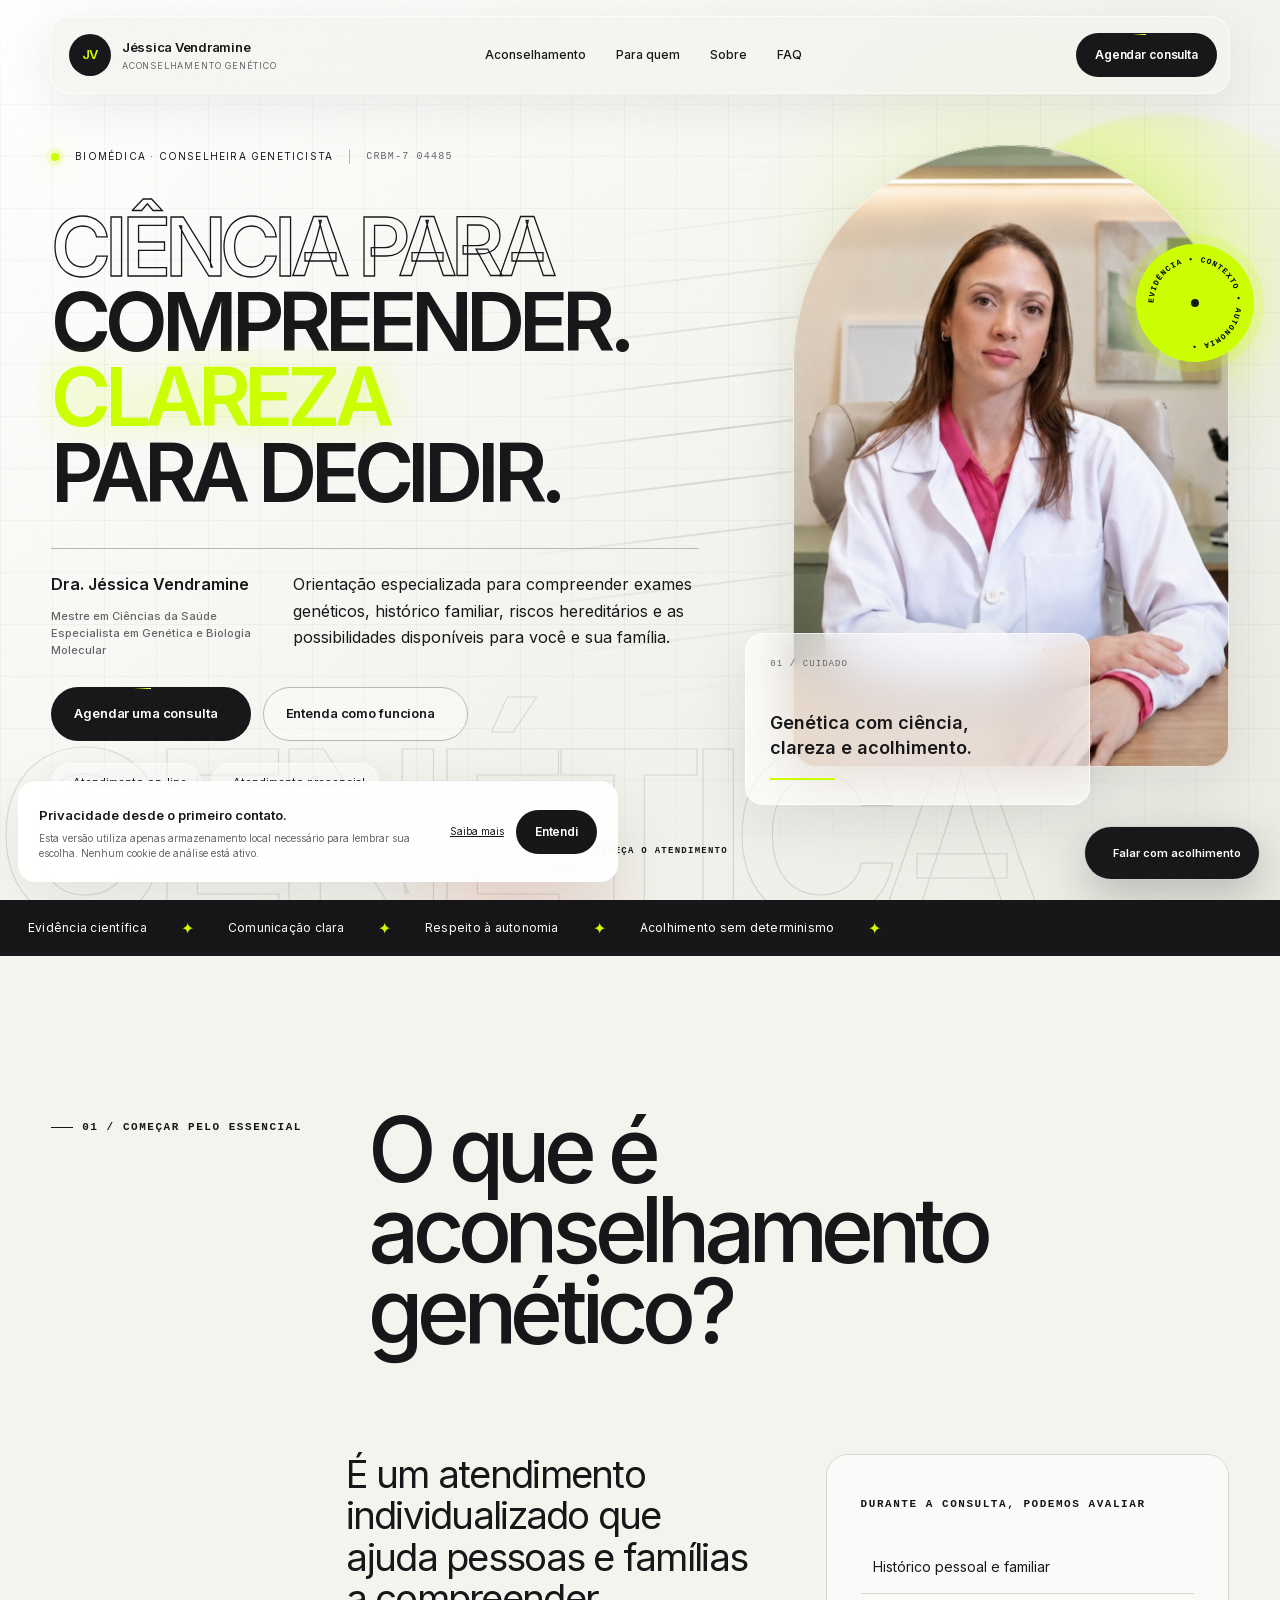
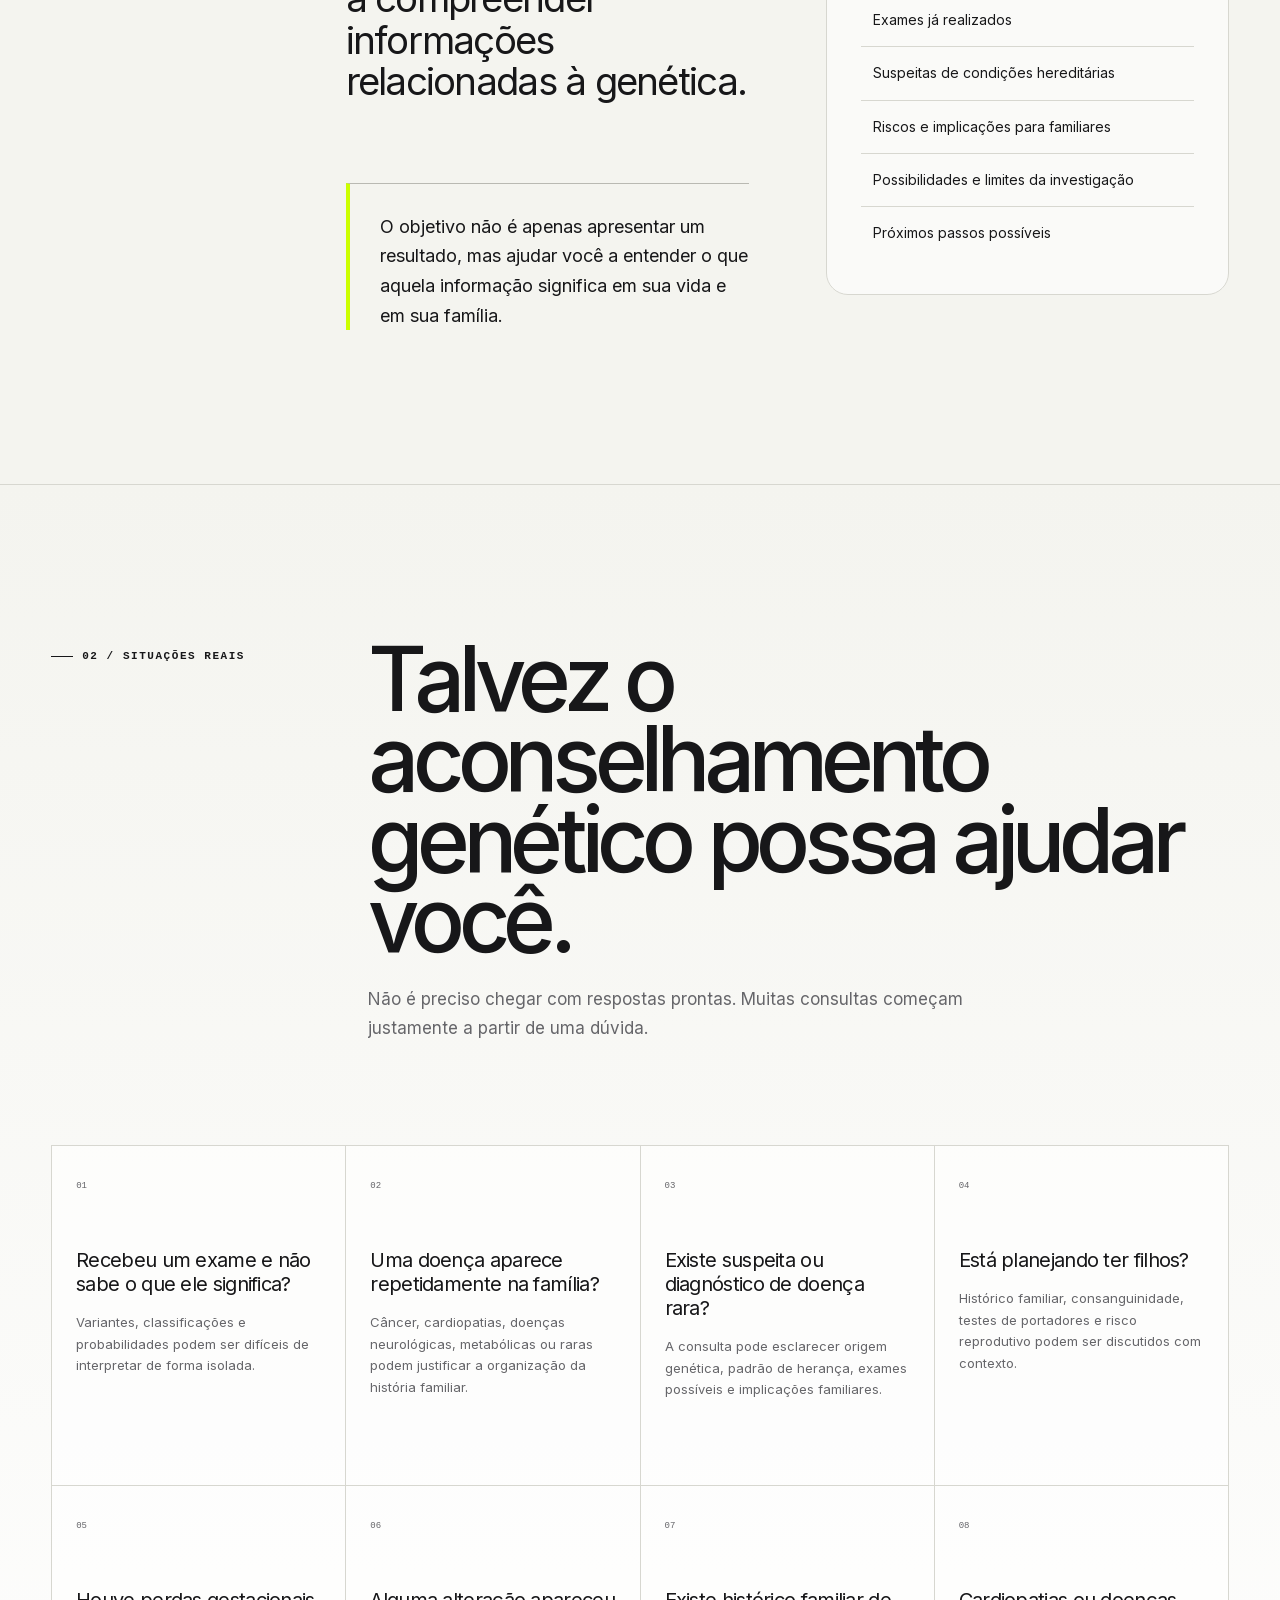
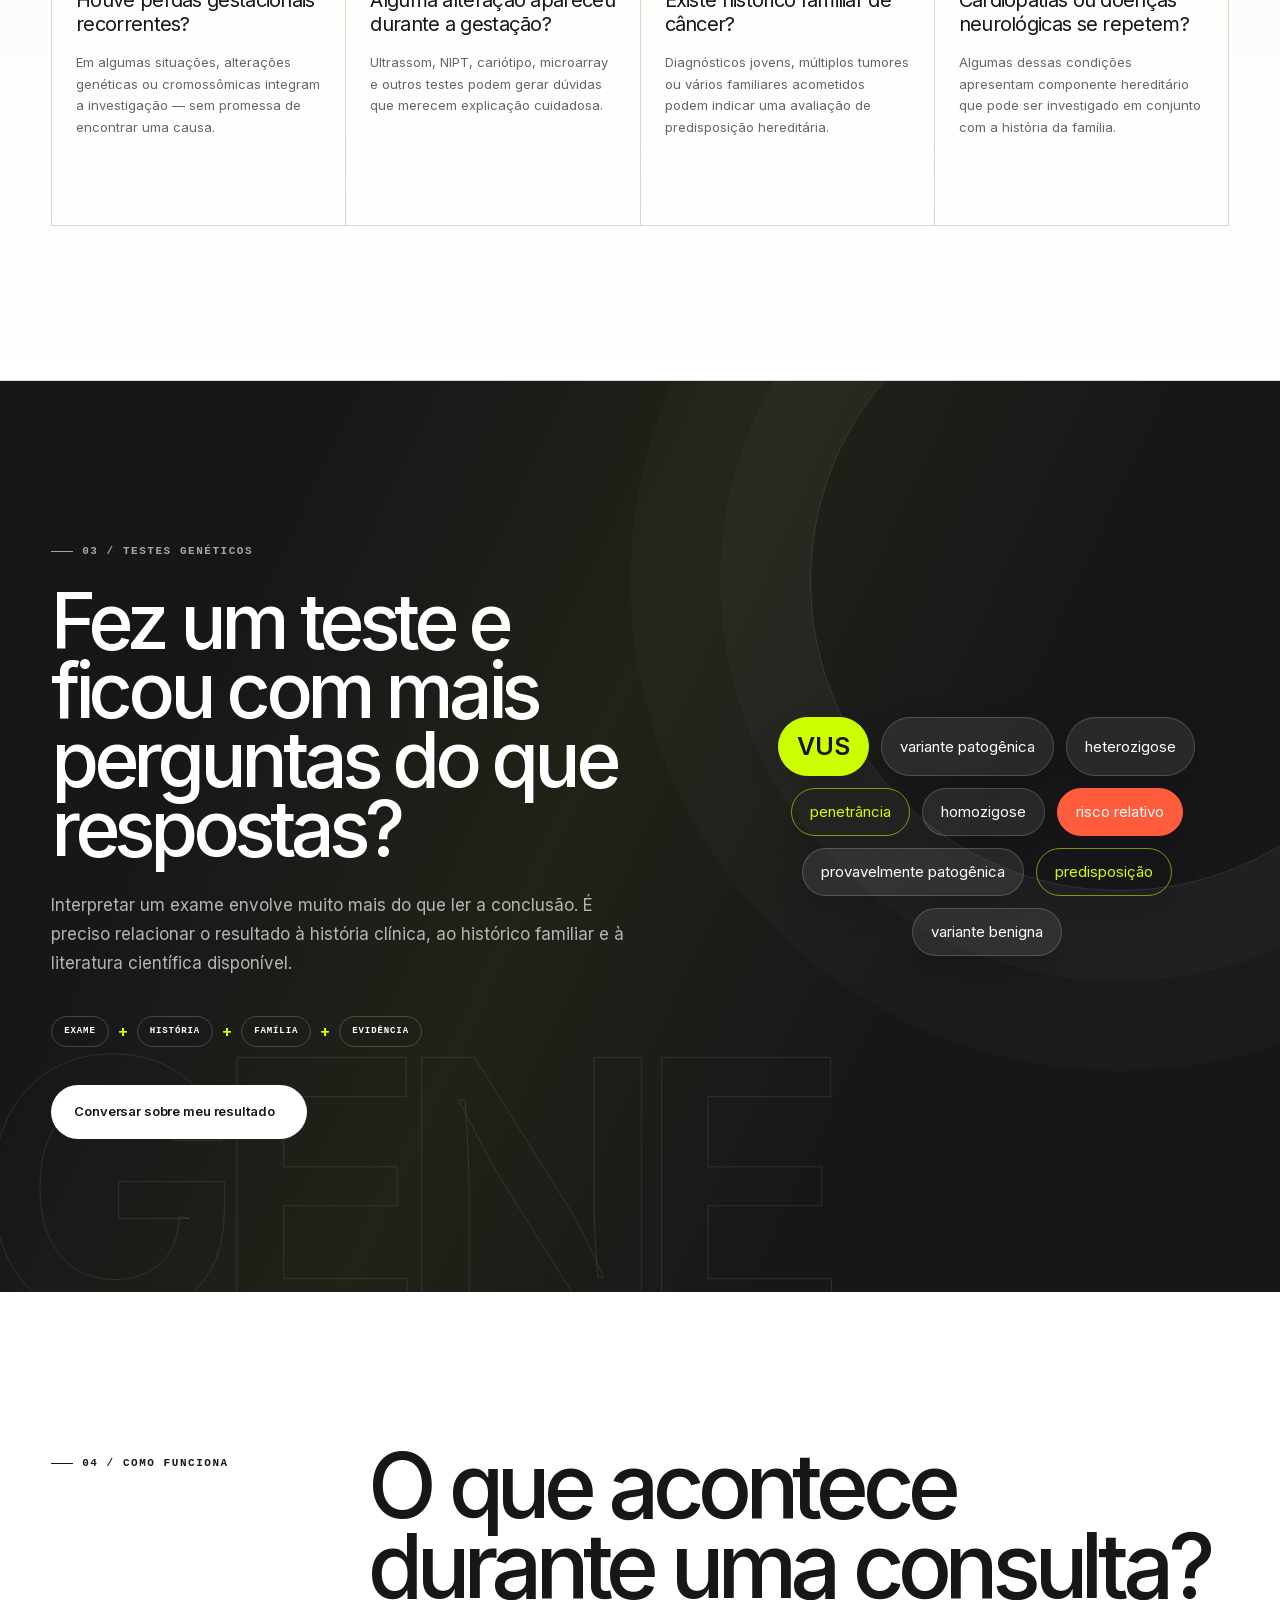
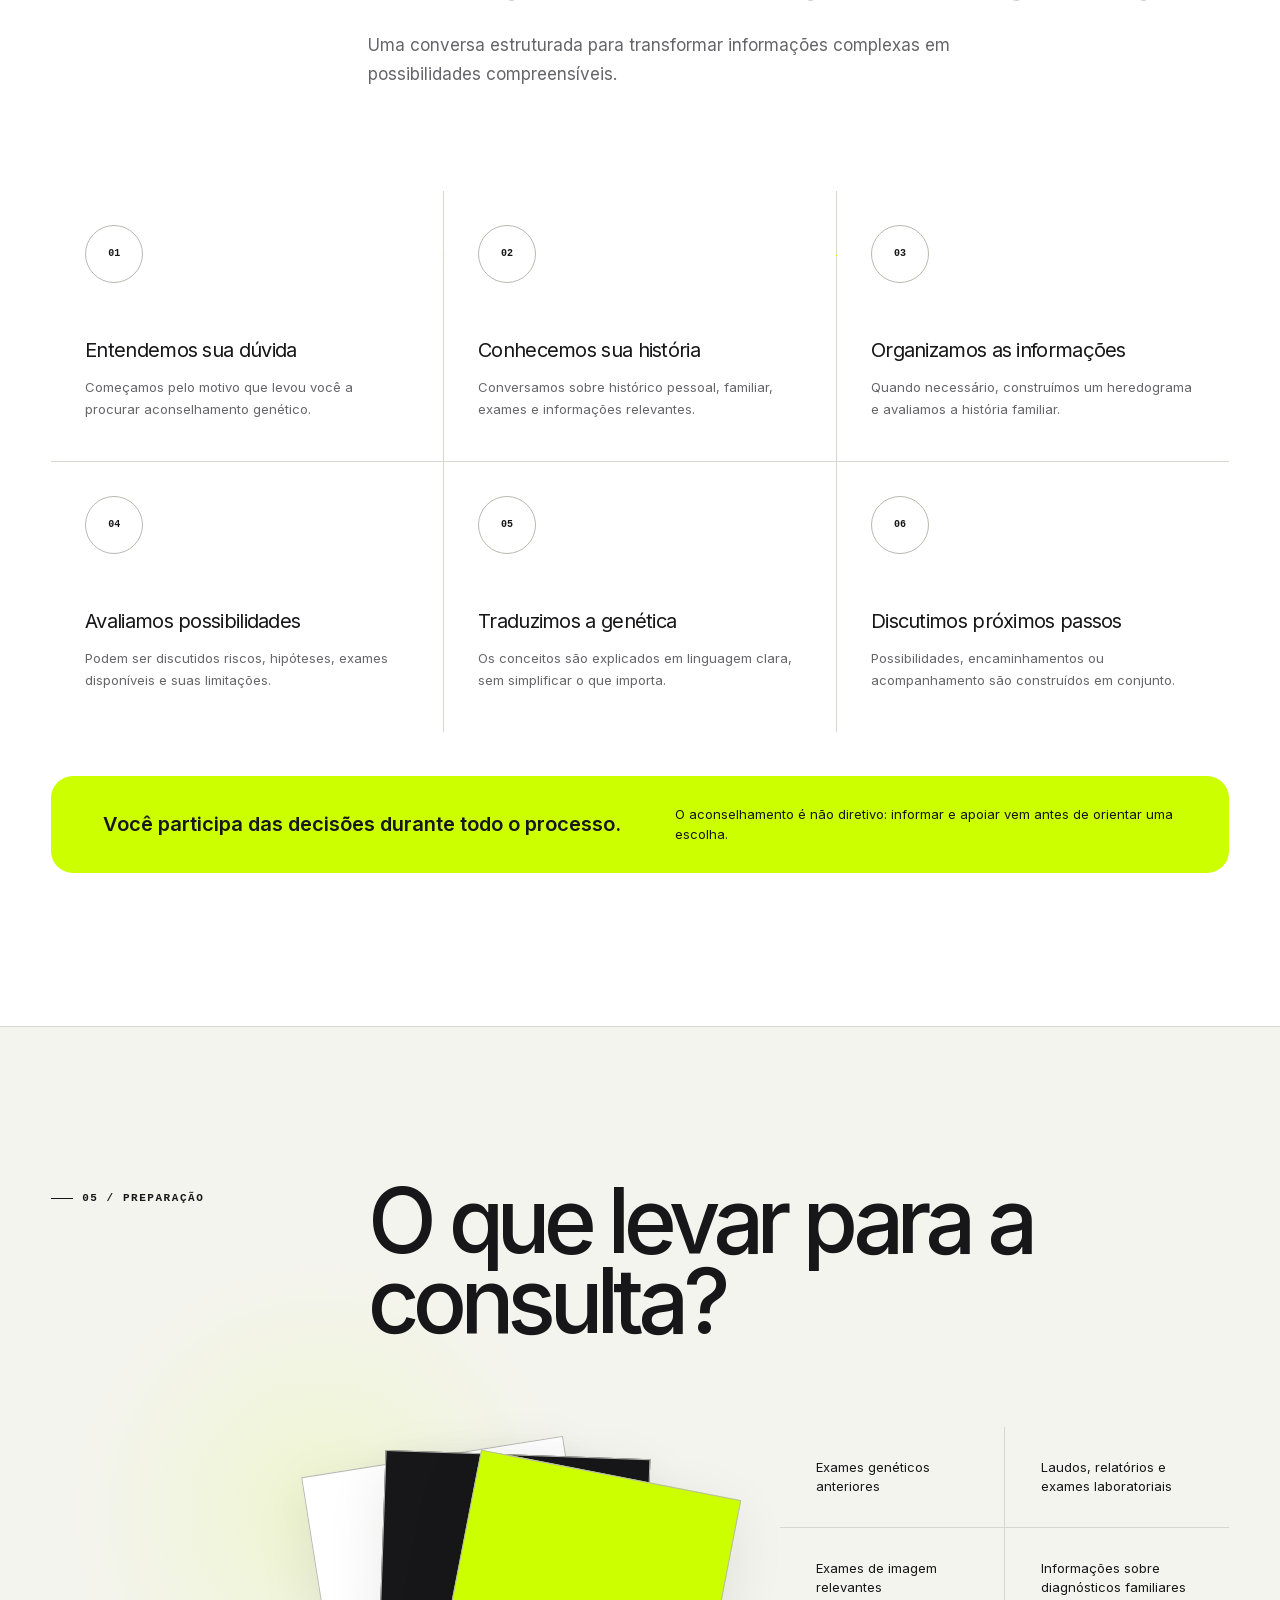
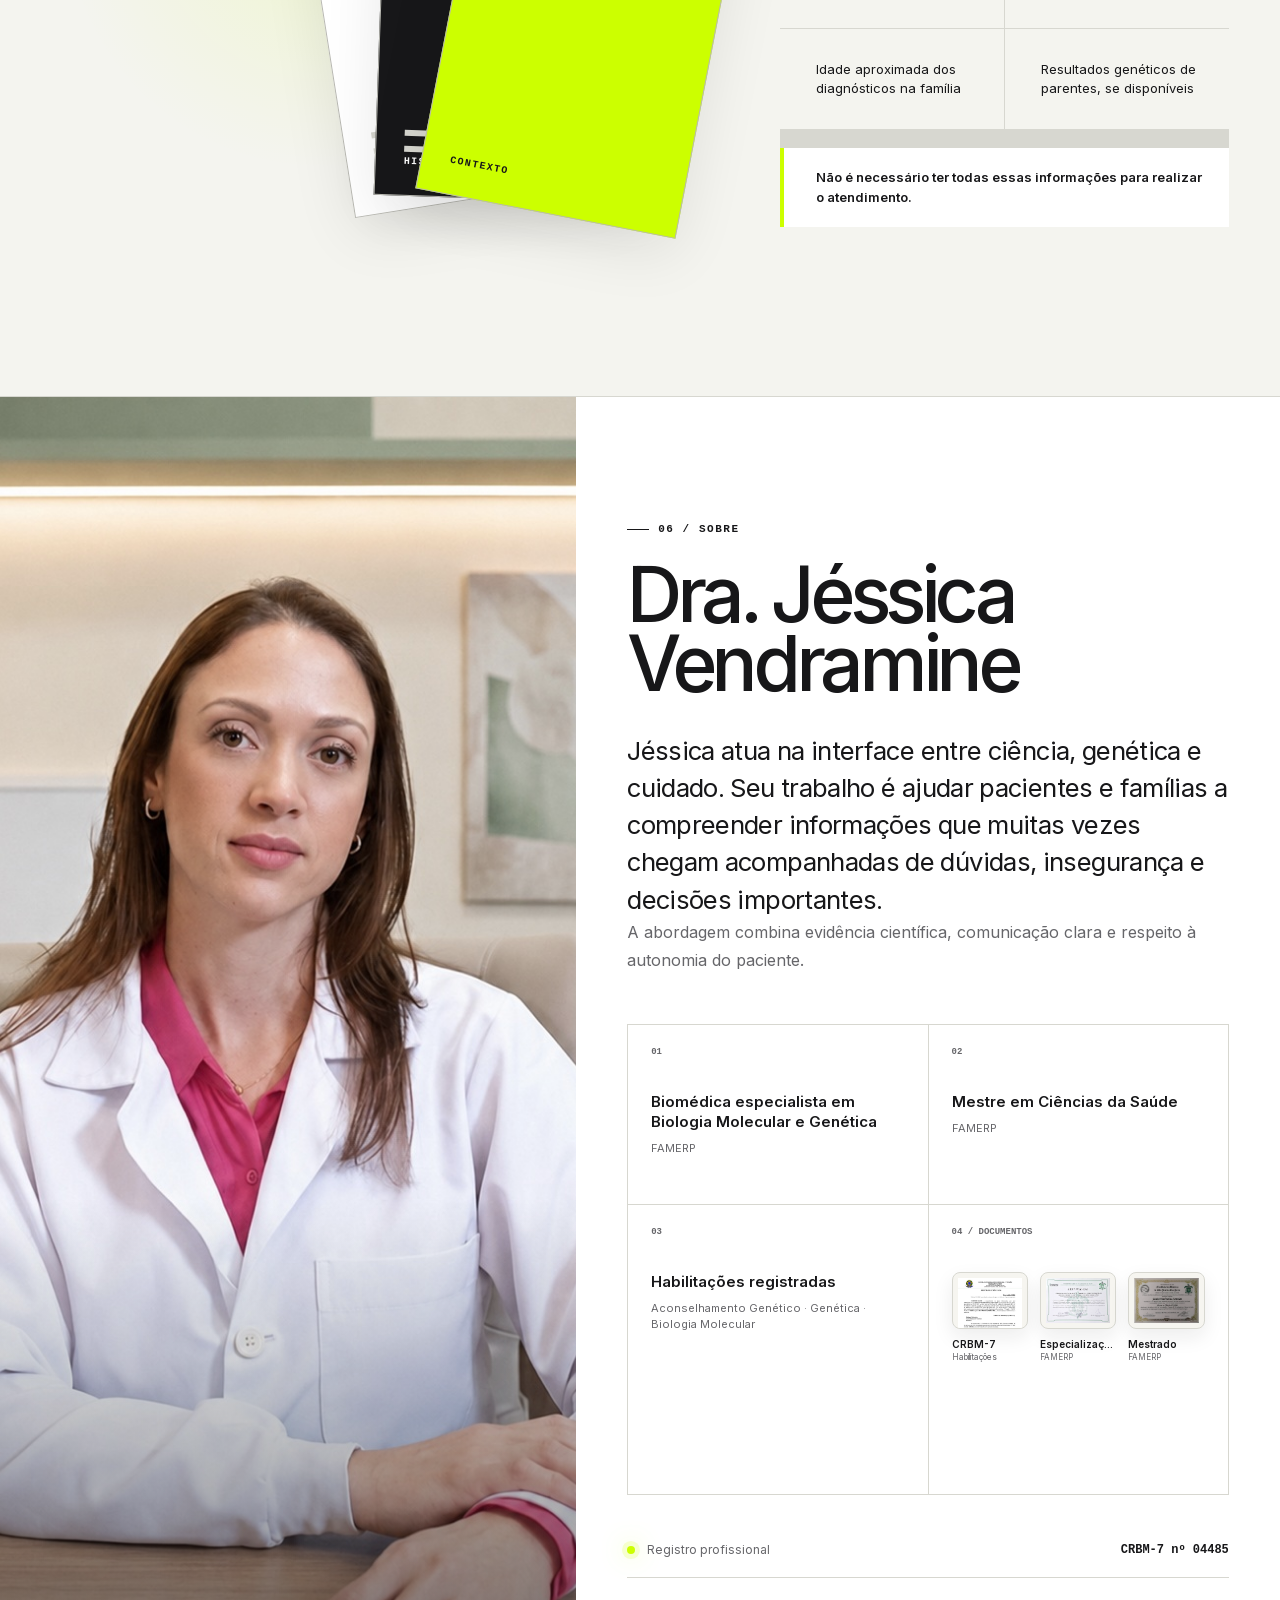
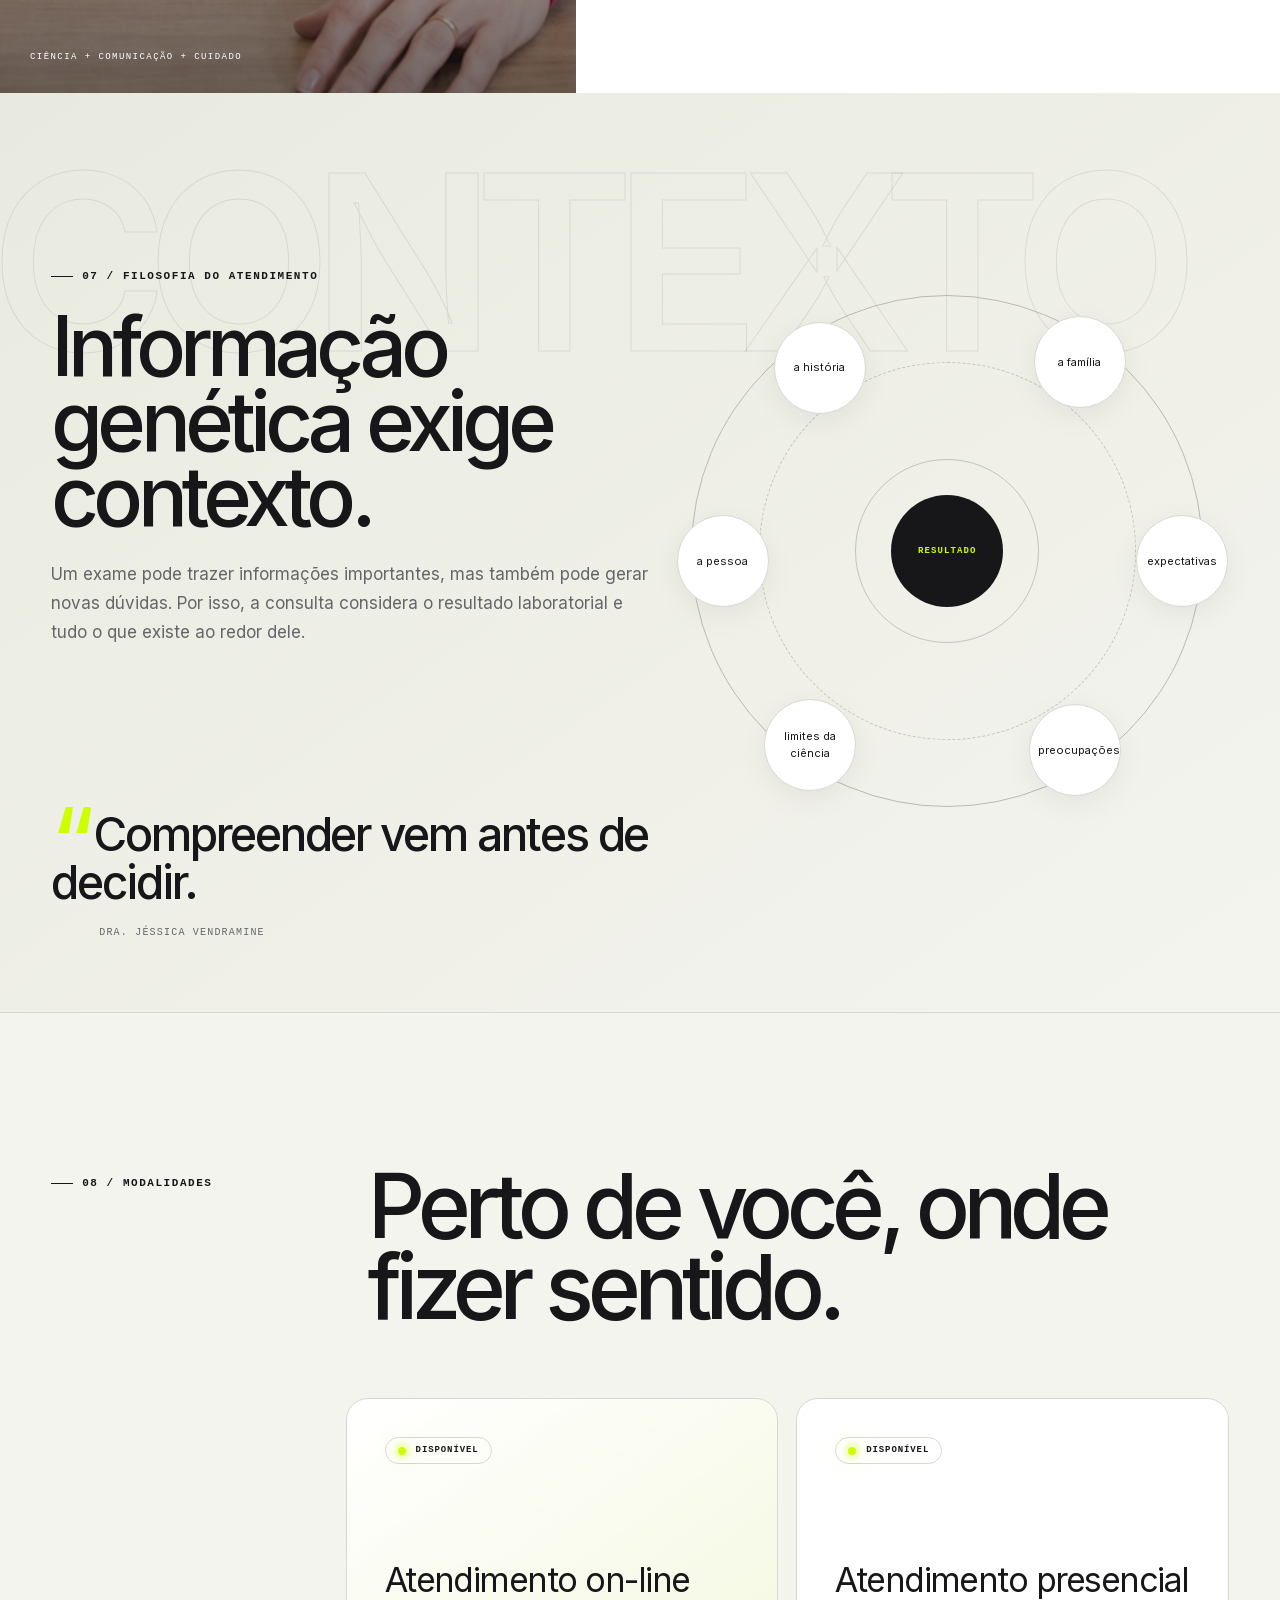
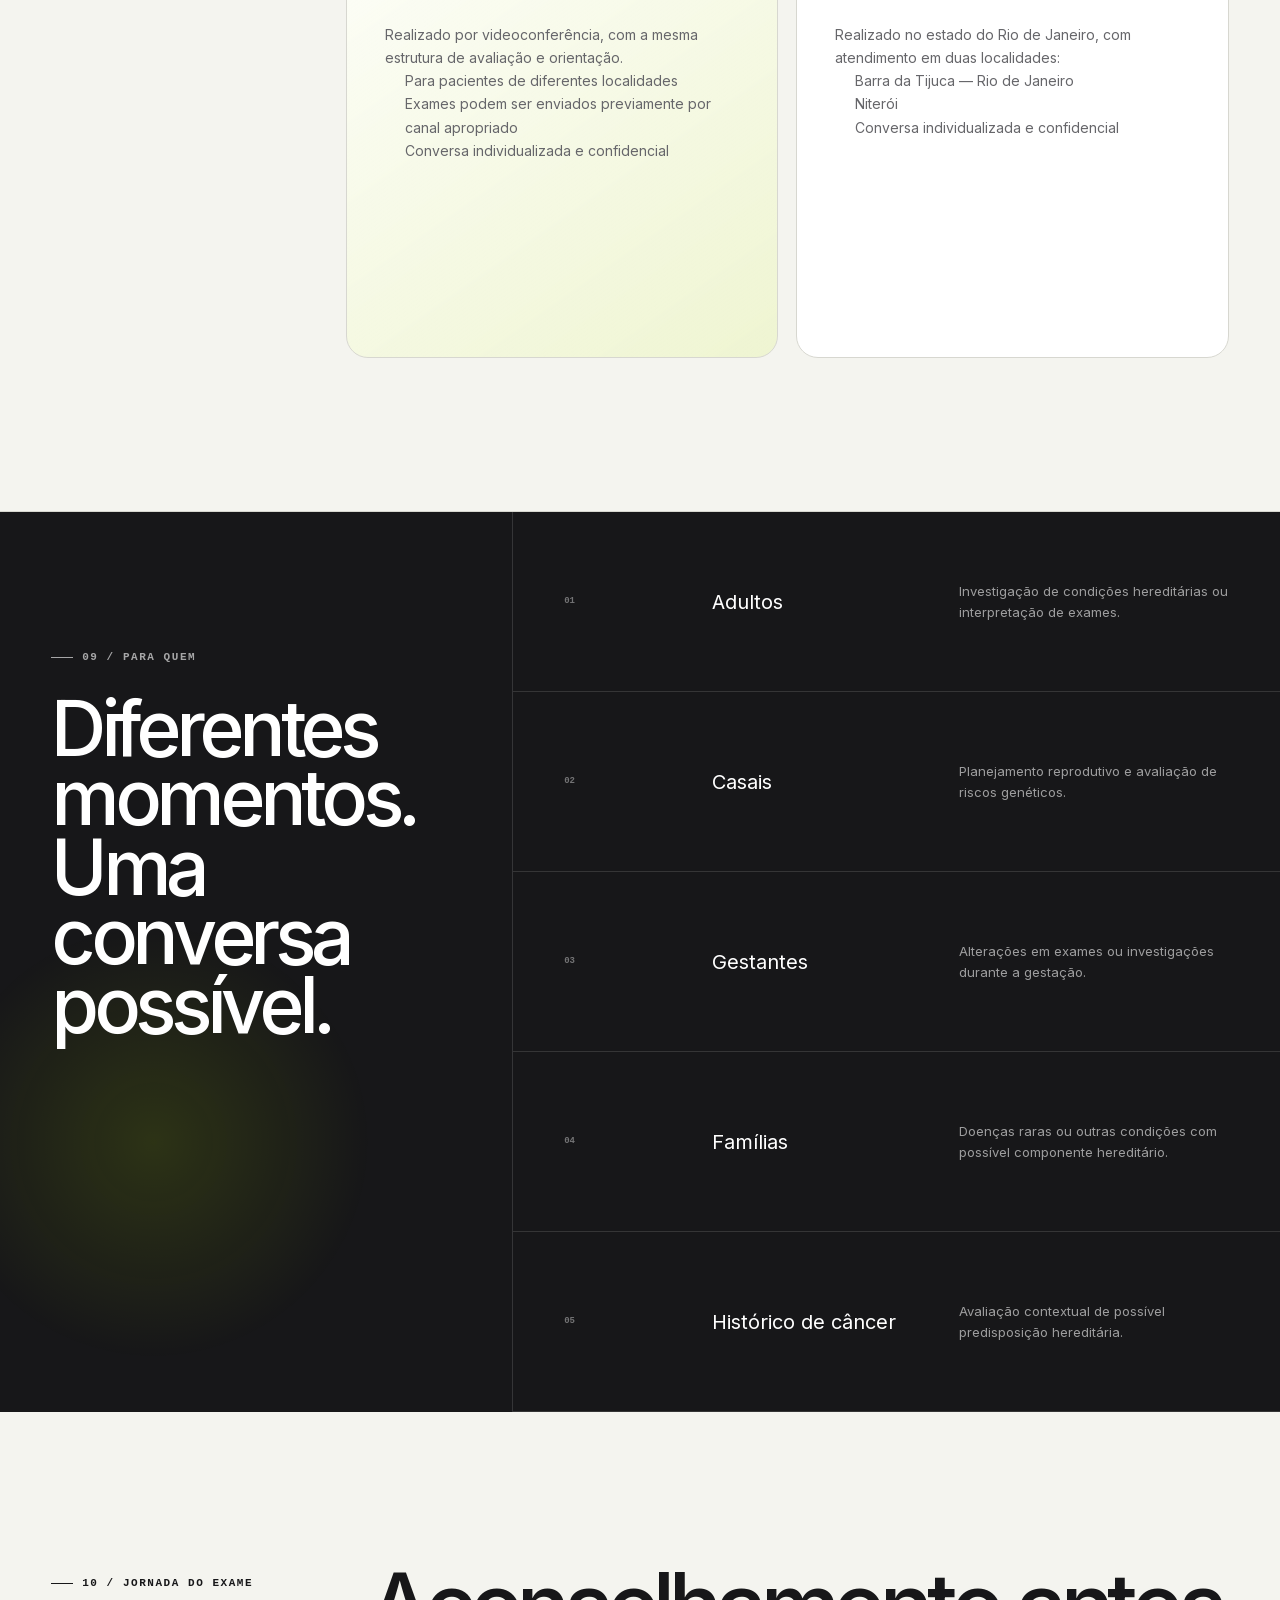
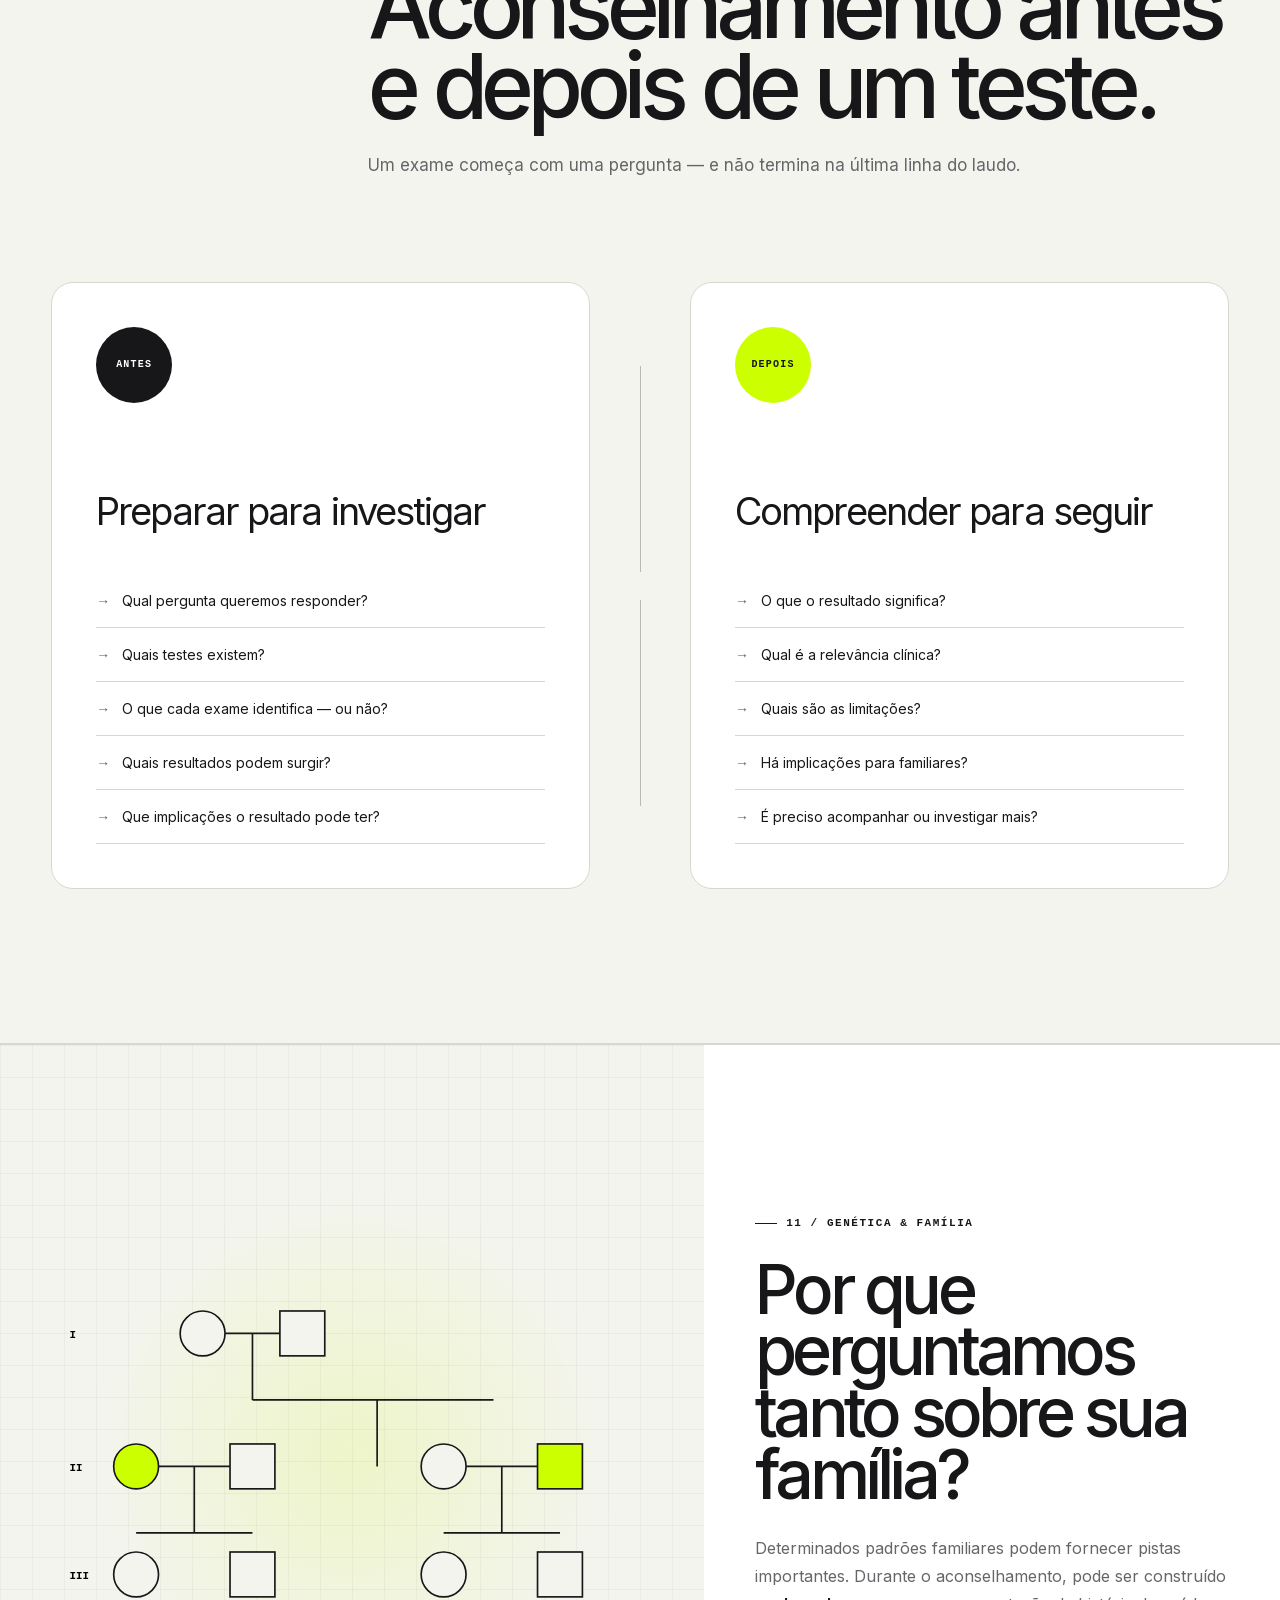
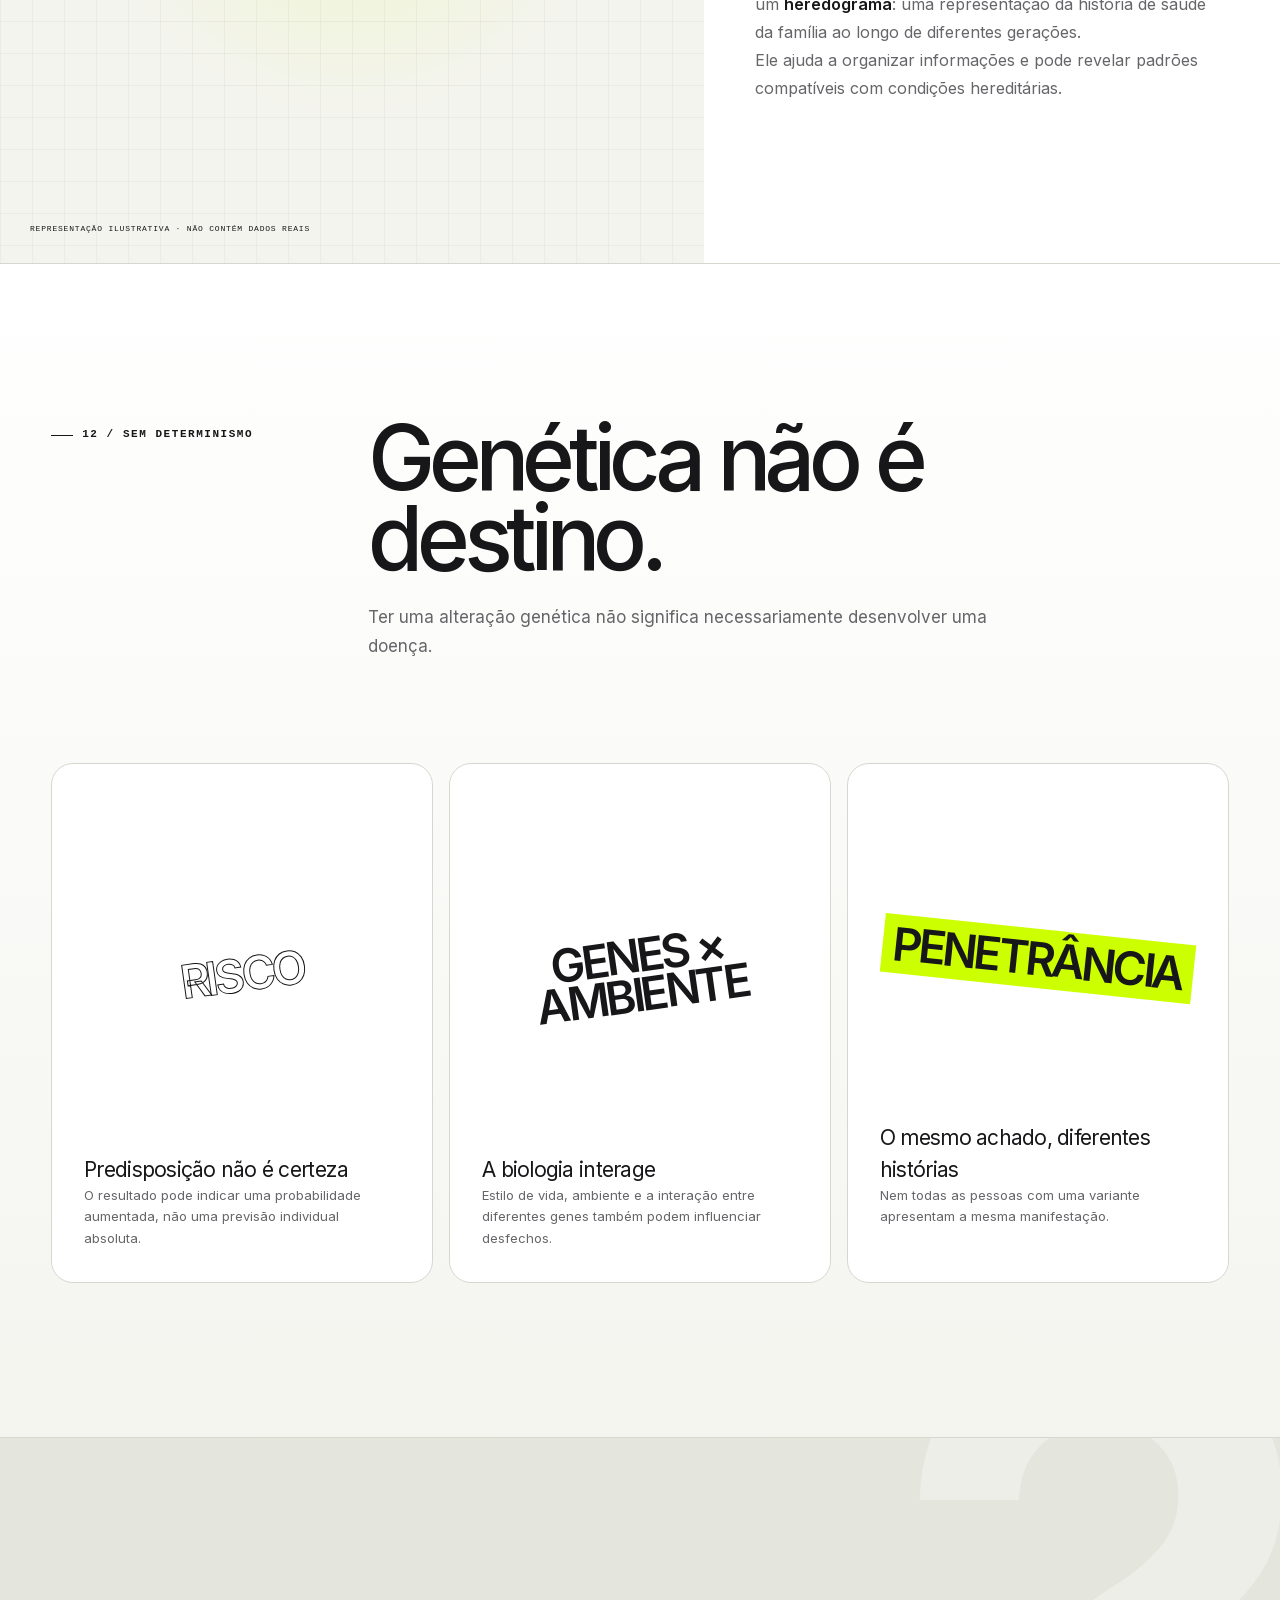
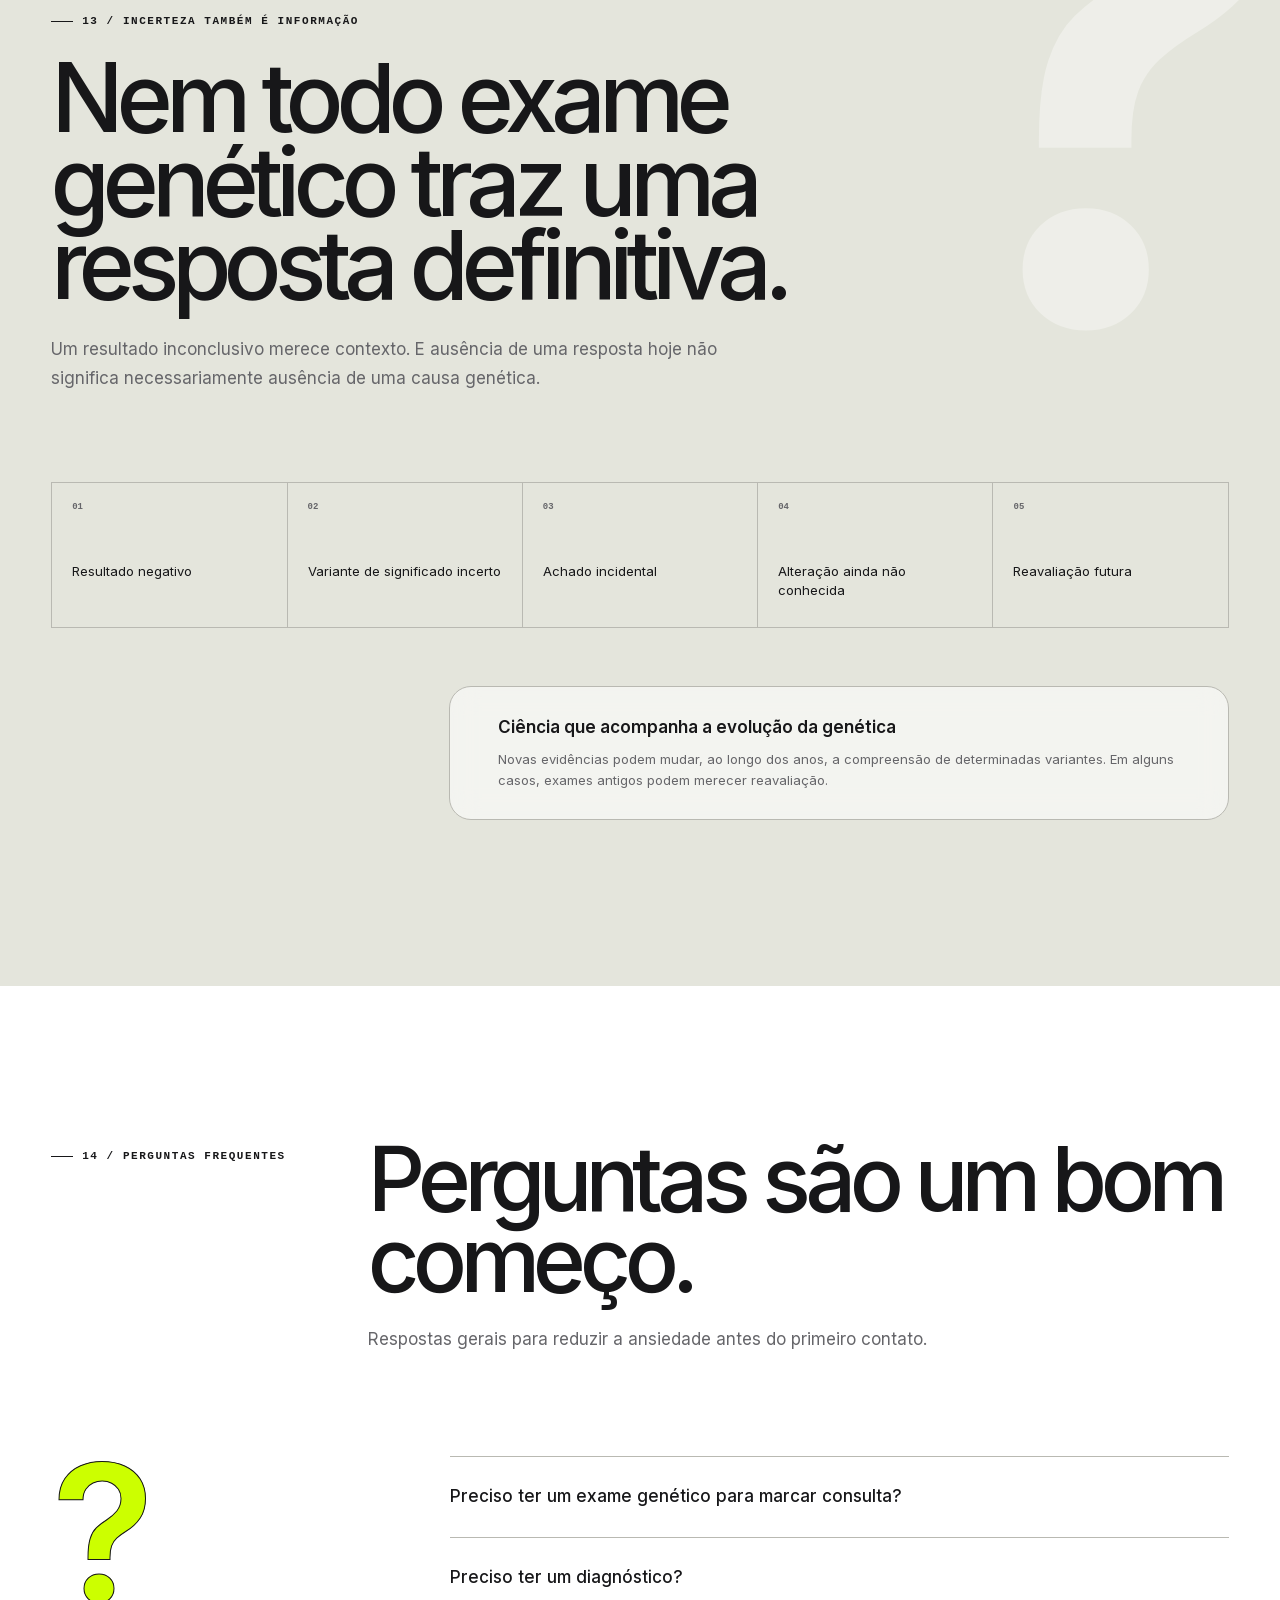
<file: index.html>
<!doctype html>
<html class="scroll-smooth" lang="pt-BR">
<head>
  <meta charset="utf-8">
  <meta name="viewport" content="width=device-width, initial-scale=1">
  <meta name="theme-color" content="#f4f4ef">
  <meta name="description" content="Aconselhamento genético on-line e presencial com a Dra. Jéssica Vendramine. Ciência, clareza e acolhimento para compreender exames, histórico familiar e riscos hereditários.">
  <meta name="robots" content="index,follow,max-image-preview:large">
  <meta property="og:type" content="website">
  <meta property="og:locale" content="pt_BR">
  <meta property="og:title" content="Dra. Jéssica Vendramine | Aconselhamento Genético">
  <meta property="og:description" content="Genética com ciência, clareza e acolhimento. Atendimento on-line e presencial.">
  <meta property="og:image" content="assets/raw_files/dra-jessica-vendramine.jpg">
  <title>Dra. Jéssica Vendramine | Aconselhamento Genético On-line</title>

  <!-- Os mesmos recursos locais do design system e dos templates de referência. -->
  <script src="assets/templates/digital-architect.aura.build/assets/resource_3fa48481346f.js"></script>
  <script src="assets/templates/digital-architect.aura.build/assets/iconify-icon_d39ffc6e4c56.js"></script>
  <link rel="stylesheet" href="assets/templates/digital-architect.aura.build/assets/css2_19fd9cc6b396.css">
  <link rel="stylesheet" href="assets/jessica-site.css">
  <noscript><style>.reveal,.reveal-sec12,.text-reveal-content{opacity:1!important;transform:none!important;filter:none!important}</style></noscript>

  <script type="application/ld+json">
  {
    "@context": "https://schema.org",
    "@type": "Person",
    "name": "Jéssica Vendramine",
    "honorificPrefix": "Dra.",
    "jobTitle": "Biomédica habilitada em Aconselhamento Genético",
    "description": "Mestre em Ciências da Saúde e especialista em Biologia Molecular e Genética em Ciências da Saúde.",
    "image": "assets/raw_files/dra-jessica-vendramine.jpg",
    "email": "mailto:contato@jessicavendramine.com.br",
    "hasCredential": [
      {"@type":"EducationalOccupationalCredential","credentialCategory":"Mestrado","name":"Mestre em Ciências da Saúde — FAMERP"},
      {"@type":"EducationalOccupationalCredential","credentialCategory":"Especialização","name":"Biologia Molecular e Genética em Ciências da Saúde — FAMERP"},
      {"@type":"EducationalOccupationalCredential","credentialCategory":"Registro profissional","name":"CRBM-7 nº 04485"}
    ]
  }
  </script>
  <script type="application/ld+json">
  {
    "@context": "https://schema.org",
    "@type": "FAQPage",
    "mainEntity": [
      {"@type":"Question","name":"Preciso ter um exame genético para marcar consulta?","acceptedAnswer":{"@type":"Answer","text":"Não. A consulta pode acontecer antes de qualquer teste, inclusive para avaliar se uma investigação faz sentido e quais são suas possibilidades e limitações."}},
      {"@type":"Question","name":"Preciso ter um diagnóstico?","acceptedAnswer":{"@type":"Answer","text":"Não. Uma dúvida, um histórico familiar ou um resultado de exame já podem ser motivos para procurar orientação."}},
      {"@type":"Question","name":"A consulta pode ser feita on-line?","acceptedAnswer":{"@type":"Answer","text":"Sim. O atendimento pode ser realizado por videoconferência e mantém a estrutura de avaliação, explicação e orientação individualizada."}},
      {"@type":"Question","name":"Um teste genético positivo significa que vou desenvolver a doença?","acceptedAnswer":{"@type":"Answer","text":"Não necessariamente. O significado depende da condição, da variante, da penetrância e de outros fatores genéticos, clínicos e ambientais."}},
      {"@type":"Question","name":"Um teste negativo descarta uma doença genética?","acceptedAnswer":{"@type":"Answer","text":"Nem sempre. O teste pode não abranger todas as alterações possíveis, e o conhecimento científico também tem limites."}}
    ]
  }
  </script>
</head>
<body class="antialiased min-h-screen selection:bg-stone-800 selection:text-white">
  <a class="skip-link" href="#conteudo">Pular para o conteúdo</a>
  <div class="noise" aria-hidden="true"></div>
  <div class="cursor-glow" aria-hidden="true"></div>

  <div class="page-shell">
    <div class="guide-lines" aria-hidden="true"><i></i><i></i><i></i><i></i></div>

    <header class="system-nav nav-load" data-header>
      <a class="brand-mark" href="#inicio" aria-label="Dra. Jéssica Vendramine — início">
        <span class="brand-symbol" aria-hidden="true">JV</span>
        <span class="brand-copy"><strong>Jéssica Vendramine</strong><small>Aconselhamento genético</small></span>
      </a>
      <nav class="nav-group" id="primary-nav" aria-label="Navegação principal">
        <a class="nav-link" href="#aconselhamento">Aconselhamento</a>
        <a class="nav-link" href="#para-quem">Para quem</a>
        <a class="nav-link" href="#sobre">Sobre</a>
        <a class="nav-link" href="#faq">FAQ</a>
      </nav>
      <a class="button button-sm button-dark beam-button nav-cta" href="#contato" data-open-contact>
        <span>Agendar consulta</span><span class="button-shimmer" aria-hidden="true"></span>
      </a>
      <button class="menu-toggle" type="button" aria-expanded="false" aria-controls="primary-nav" aria-label="Abrir menu">
        <span></span><span></span>
      </button>
    </header>

    <main id="conteudo">
      <section class="hero" id="inicio" aria-labelledby="hero-title">
        <div class="hero-ambient" aria-hidden="true">
          <span class="orb orb-one parallax-element" data-speed="-0.018"></span>
          <span class="orb orb-two parallax-element" data-speed="0.025"></span>
          <span class="helix-line"></span>
        </div>
        <div class="hero-outline" aria-hidden="true">GENÉTICA</div>
        <div class="hero-copy">
          <div class="hero-kicker animate-on-scroll [animation:animationIn_.8s_ease-out_.1s_both]">
            <span class="status-dot"></span>
            <span>Biomédica · Conselheira Geneticista</span>
            <span class="mono">CRBM-7 04485</span>
          </div>
          <h1 class="hero-title reveal-active" id="hero-title">
            <span class="text-reveal-wrapper"><span class="text-reveal-content outline delay-100">CIÊNCIA PARA</span></span>
            <span class="text-reveal-wrapper"><span class="text-reveal-content solid delay-200">COMPREENDER.</span></span>
            <span class="text-reveal-wrapper"><span class="text-reveal-content acid delay-300">CLAREZA</span></span>
            <span class="text-reveal-wrapper"><span class="text-reveal-content solid delay-400">PARA DECIDIR.</span></span>
          </h1>
          <div class="hero-intro reveal delay-300">
            <p class="hero-name">Dra. Jéssica Vendramine<span class="hero-role">Mestre em Ciências da Saúde<br>Especialista em Genética e Biologia Molecular</span></p>
            <p>Orientação especializada para compreender exames genéticos, histórico familiar, riscos hereditários e as possibilidades disponíveis para você e sua família.</p>
          </div>
          <div class="hero-actions reveal delay-400">
            <a class="button button-dark beam-button" href="#contato" data-open-contact>
              <span>Agendar uma consulta</span><iconify-icon icon="solar:arrow-right-up-linear"></iconify-icon><span class="button-shimmer" aria-hidden="true"></span>
            </a>
            <a class="button button-ghost" href="#como-funciona"><span>Entenda como funciona</span><iconify-icon icon="solar:arrow-down-linear"></iconify-icon></a>
          </div>
          <div class="hero-availability reveal delay-500">
            <span class="glass-badge"><iconify-icon icon="solar:videocamera-record-linear"></iconify-icon> Atendimento on-line</span>
            <span class="glass-badge"><iconify-icon icon="solar:map-point-linear"></iconify-icon> Atendimento presencial</span>
          </div>
        </div>

        <div class="hero-portrait reveal delay-200">
          <div class="portrait-frame">
            <img class="parallax-img" data-speed="0.018" src="assets/raw_files/dra-jessica-vendramine.jpg" alt="Retrato profissional da Dra. Jéssica Vendramine em seu consultório" width="696" height="768" fetchpriority="high">
            <span class="portrait-scan" aria-hidden="true"></span>
          </div>
          <div class="portrait-card glass-panel">
            <span class="portrait-card-index mono">01 / CUIDADO</span>
            <strong>Genética com ciência,<br>clareza e acolhimento.</strong>
            <span class="signature-line" aria-hidden="true"></span>
          </div>
          <div class="orbit-seal" aria-hidden="true">
            <svg viewBox="0 0 120 120"><defs><path id="seal-path" d="M60,60 m-42,0 a42,42 0 1,1 84,0 a42,42 0 1,1 -84,0"/></defs><text><textPath href="#seal-path">EVIDÊNCIA • CONTEXTO • AUTONOMIA • </textPath></text><circle cx="60" cy="60" r="4"/></svg>
          </div>
        </div>
        <a class="scroll-cue" href="#aconselhamento"><span></span> Conheça o atendimento</a>
      </section>

      <div class="manifesto-strip marquee-container" aria-label="Princípios do atendimento">
        <div class="marquee-content">
          <span class="manifesto-item">Evidência científica</span><span class="manifesto-dot">✦</span>
          <span class="manifesto-item">Comunicação clara</span><span class="manifesto-dot">✦</span>
          <span class="manifesto-item">Respeito à autonomia</span><span class="manifesto-dot">✦</span>
          <span class="manifesto-item">Acolhimento sem determinismo</span><span class="manifesto-dot">✦</span>
        </div>
        <div class="marquee-content" aria-hidden="true">
          <span class="manifesto-item">Evidência científica</span><span class="manifesto-dot">✦</span>
          <span class="manifesto-item">Comunicação clara</span><span class="manifesto-dot">✦</span>
          <span class="manifesto-item">Respeito à autonomia</span><span class="manifesto-dot">✦</span>
          <span class="manifesto-item">Acolhimento sem determinismo</span><span class="manifesto-dot">✦</span>
        </div>
      </div>

      <section class="section-shell intro-section" id="aconselhamento" aria-labelledby="aconselhamento-title">
        <div class="section-intro">
          <div class="section-index reveal"><span class="eyebrow">01 / Começar pelo essencial</span></div>
          <div class="section-heading reveal delay-100">
            <h2 id="aconselhamento-title"><span class="text-reveal-wrapper"><span class="text-reveal-content">O que é aconselhamento genético?</span></span></h2>
          </div>
        </div>
        <div class="section-content two-column editorial-grid">
          <div class="lead-copy reveal">
            <p>É um atendimento individualizado que ajuda pessoas e famílias a compreender informações relacionadas à genética.</p>
            <div class="pull-quote">O objetivo não é apenas apresentar um resultado, mas ajudar você a entender o que aquela informação significa em sua vida e em sua família.</div>
          </div>
          <div class="check-panel flashlight-card reveal delay-150">
            <span class="comp-label">Durante a consulta, podemos avaliar</span>
            <ul class="check-list">
              <li><iconify-icon icon="solar:check-circle-linear"></iconify-icon> Histórico pessoal e familiar</li>
              <li><iconify-icon icon="solar:check-circle-linear"></iconify-icon> Exames já realizados</li>
              <li><iconify-icon icon="solar:check-circle-linear"></iconify-icon> Suspeitas de condições hereditárias</li>
              <li><iconify-icon icon="solar:check-circle-linear"></iconify-icon> Riscos e implicações para familiares</li>
              <li><iconify-icon icon="solar:check-circle-linear"></iconify-icon> Possibilidades e limites da investigação</li>
              <li><iconify-icon icon="solar:check-circle-linear"></iconify-icon> Próximos passos possíveis</li>
            </ul>
          </div>
        </div>
      </section>

      <section class="section-shell situations-section" id="para-quem" aria-labelledby="situations-title">
        <div class="section-intro">
          <div class="section-index reveal"><span class="eyebrow">02 / Situações reais</span></div>
          <div class="section-heading reveal delay-100">
            <h2 id="situations-title"><span class="text-reveal-wrapper"><span class="text-reveal-content">Talvez o aconselhamento genético possa ajudar você.</span></span></h2>
            <p>Não é preciso chegar com respostas prontas. Muitas consultas começam justamente a partir de uma dúvida.</p>
          </div>
        </div>
        <div class="section-content situation-grid">
          <article class="situation-card flashlight-card reveal">
            <span class="card-number mono">01</span><iconify-icon class="card-icon" icon="solar:document-text-linear"></iconify-icon>
            <h3>Recebeu um exame e não sabe o que ele significa?</h3>
            <p>Variantes, classificações e probabilidades podem ser difíceis de interpretar de forma isolada.</p>
          </article>
          <article class="situation-card flashlight-card reveal delay-75">
            <span class="card-number mono">02</span><iconify-icon class="card-icon" icon="solar:people-nearby-linear"></iconify-icon>
            <h3>Uma doença aparece repetidamente na família?</h3>
            <p>Câncer, cardiopatias, doenças neurológicas, metabólicas ou raras podem justificar a organização da história familiar.</p>
          </article>
          <article class="situation-card flashlight-card reveal delay-100">
            <span class="card-number mono">03</span><iconify-icon class="card-icon" icon="solar:dna-linear"></iconify-icon>
            <h3>Existe suspeita ou diagnóstico de doença rara?</h3>
            <p>A consulta pode esclarecer origem genética, padrão de herança, exames possíveis e implicações familiares.</p>
          </article>
          <article class="situation-card flashlight-card reveal delay-150">
            <span class="card-number mono">04</span><iconify-icon class="card-icon" icon="solar:heart-angle-linear"></iconify-icon>
            <h3>Está planejando ter filhos?</h3>
            <p>Histórico familiar, consanguinidade, testes de portadores e risco reprodutivo podem ser discutidos com contexto.</p>
          </article>
          <article class="situation-card flashlight-card reveal">
            <span class="card-number mono">05</span><iconify-icon class="card-icon" icon="solar:medical-kit-linear"></iconify-icon>
            <h3>Houve perdas gestacionais recorrentes?</h3>
            <p>Em algumas situações, alterações genéticas ou cromossômicas integram a investigação — sem promessa de encontrar uma causa.</p>
          </article>
          <article class="situation-card flashlight-card reveal delay-75">
            <span class="card-number mono">06</span><iconify-icon class="card-icon" icon="solar:test-tube-linear"></iconify-icon>
            <h3>Alguma alteração apareceu durante a gestação?</h3>
            <p>Ultrassom, NIPT, cariótipo, microarray e outros testes podem gerar dúvidas que merecem explicação cuidadosa.</p>
          </article>
          <article class="situation-card flashlight-card reveal delay-100">
            <span class="card-number mono">07</span><iconify-icon class="card-icon" icon="solar:users-group-rounded-linear"></iconify-icon>
            <h3>Existe histórico familiar de câncer?</h3>
            <p>Diagnósticos jovens, múltiplos tumores ou vários familiares acometidos podem indicar uma avaliação de predisposição hereditária.</p>
          </article>
          <article class="situation-card flashlight-card reveal delay-150">
            <span class="card-number mono">08</span><iconify-icon class="card-icon" icon="solar:heart-pulse-2-linear"></iconify-icon>
            <h3>Cardiopatias ou doenças neurológicas se repetem?</h3>
            <p>Algumas dessas condições apresentam componente hereditário que pode ser investigado em conjunto com a história da família.</p>
          </article>
        </div>
      </section>

      <section class="test-section" id="testes" aria-labelledby="tests-title">
        <div class="test-noise" aria-hidden="true"></div>
        <div class="test-orbit" aria-hidden="true"></div>
        <div class="test-copy reveal">
          <span class="eyebrow eyebrow-light">03 / Testes genéticos</span>
          <h2 id="tests-title">Fez um teste e ficou com mais perguntas do que respostas?</h2>
          <p>Interpretar um exame envolve muito mais do que ler a conclusão. É preciso relacionar o resultado à história clínica, ao histórico familiar e à literatura científica disponível.</p>
          <div class="formula" aria-label="Fórmula de interpretação">
            <span>EXAME</span><b>+</b><span>HISTÓRIA</span><b>+</b><span>FAMÍLIA</span><b>+</b><span>EVIDÊNCIA</span>
          </div>
          <a class="button button-light" href="#contato">Conversar sobre meu resultado <iconify-icon icon="solar:arrow-right-linear"></iconify-icon></a>
        </div>
        <div class="term-cloud reveal delay-150" aria-label="Termos comuns em laudos genéticos">
          <span class="term term-lime">VUS</span><span class="term">variante patogênica</span><span class="term">heterozigose</span>
          <span class="term term-outline">penetrância</span><span class="term">homozigose</span><span class="term term-coral">risco relativo</span>
          <span class="term">provavelmente patogênica</span><span class="term term-outline">predisposição</span><span class="term">variante benigna</span>
        </div>
      </section>

      <section class="section-shell process-section" id="como-funciona" aria-labelledby="process-title">
        <div class="section-intro">
          <div class="section-index reveal"><span class="eyebrow">04 / Como funciona</span></div>
          <div class="section-heading reveal delay-100">
            <h2 id="process-title"><span class="text-reveal-wrapper"><span class="text-reveal-content">O que acontece durante uma consulta?</span></span></h2>
            <p>Uma conversa estruturada para transformar informações complexas em possibilidades compreensíveis.</p>
          </div>
        </div>
        <div class="section-content process-grid" data-process>
          <div class="process-line" aria-hidden="true"><span></span></div>
          <article class="process-step reveal"><span class="step-number">01</span><div><h3>Entendemos sua dúvida</h3><p>Começamos pelo motivo que levou você a procurar aconselhamento genético.</p></div></article>
          <article class="process-step reveal delay-75"><span class="step-number">02</span><div><h3>Conhecemos sua história</h3><p>Conversamos sobre histórico pessoal, familiar, exames e informações relevantes.</p></div></article>
          <article class="process-step reveal delay-100"><span class="step-number">03</span><div><h3>Organizamos as informações</h3><p>Quando necessário, construímos um heredograma e avaliamos a história familiar.</p></div></article>
          <article class="process-step reveal delay-150"><span class="step-number">04</span><div><h3>Avaliamos possibilidades</h3><p>Podem ser discutidos riscos, hipóteses, exames disponíveis e suas limitações.</p></div></article>
          <article class="process-step reveal"><span class="step-number">05</span><div><h3>Traduzimos a genética</h3><p>Os conceitos são explicados em linguagem clara, sem simplificar o que importa.</p></div></article>
          <article class="process-step reveal delay-75"><span class="step-number">06</span><div><h3>Discutimos próximos passos</h3><p>Possibilidades, encaminhamentos ou acompanhamento são construídos em conjunto.</p></div></article>
        </div>
        <div class="autonomy-banner reveal"><iconify-icon icon="solar:hand-heart-linear"></iconify-icon><strong>Você participa das decisões durante todo o processo.</strong><span>O aconselhamento é não diretivo: informar e apoiar vem antes de orientar uma escolha.</span></div>
      </section>

      <section class="section-shell preparation-section" id="preparo" aria-labelledby="preparo-title">
        <div class="section-intro compact-intro">
          <div class="section-index reveal"><span class="eyebrow">05 / Preparação</span></div>
          <div class="section-heading reveal delay-100"><h2 id="preparo-title">O que levar para a consulta?</h2></div>
        </div>
        <div class="section-content preparation-layout">
          <div class="document-stack reveal" aria-hidden="true">
            <span class="doc-card doc-one"><i></i><i></i><i></i><b>EXAMES</b></span>
            <span class="doc-card doc-two"><i></i><i></i><b>HISTÓRICO</b></span>
            <span class="doc-card doc-three"><iconify-icon icon="solar:folder-open-linear"></iconify-icon><b>CONTEXTO</b></span>
          </div>
          <div class="bring-grid reveal delay-100">
            <div><iconify-icon icon="solar:test-tube-linear"></iconify-icon><span>Exames genéticos anteriores</span></div>
            <div><iconify-icon icon="solar:document-medicine-linear"></iconify-icon><span>Laudos, relatórios e exames laboratoriais</span></div>
            <div><iconify-icon icon="solar:gallery-linear"></iconify-icon><span>Exames de imagem relevantes</span></div>
            <div><iconify-icon icon="solar:users-group-rounded-linear"></iconify-icon><span>Informações sobre diagnósticos familiares</span></div>
            <div><iconify-icon icon="solar:calendar-date-linear"></iconify-icon><span>Idade aproximada dos diagnósticos na família</span></div>
            <div><iconify-icon icon="solar:dna-bold-duotone"></iconify-icon><span>Resultados genéticos de parentes, se disponíveis</span></div>
            <p class="bring-note"><iconify-icon icon="solar:info-circle-linear"></iconify-icon><strong>Não é necessário ter todas essas informações para realizar o atendimento.</strong></p>
          </div>
        </div>
      </section>

      <section class="about-section" id="sobre" aria-labelledby="about-title">
        <div class="about-image reveal"><img src="assets/raw_files/dra-jessica-vendramine.jpg" alt="Dra. Jéssica Vendramine, biomédica e conselheira geneticista" loading="lazy"><span class="image-caption mono">CIÊNCIA + COMUNICAÇÃO + CUIDADO</span></div>
        <div class="about-copy">
          <span class="eyebrow reveal">06 / Sobre</span>
          <h2 class="reveal delay-75" id="about-title">Dra. Jéssica Vendramine</h2>
          <p class="about-lead reveal delay-100">Jéssica atua na interface entre ciência, genética e cuidado. Seu trabalho é ajudar pacientes e famílias a compreender informações que muitas vezes chegam acompanhadas de dúvidas, insegurança e decisões importantes.</p>
          <p class="reveal delay-150">A abordagem combina evidência científica, comunicação clara e respeito à autonomia do paciente.</p>
          <div class="credential-grid reveal">
            <article><span>01</span><strong>Biomédica especialista em Biologia Molecular e Genética</strong><small>FAMERP</small></article>
            <article><span>02</span><strong>Mestre em Ciências da Saúde</strong><small>FAMERP</small></article>
            <article><span>03</span><strong>Habilitações registradas</strong><small>Aconselhamento Genético · Genética · Biologia Molecular</small></article>
            <article class="credential-documents">
              <span>04 / DOCUMENTOS</span>
              <div class="document-thumbnails">
                <a class="document-thumbnail" href="assets/raw_files/CRBM.pdf" target="_blank" rel="noopener" aria-label="Abrir documento de habilitação em Aconselhamento Genético, Biologia Molecular e Genética do CRBM-7 (PDF)">
                  <span class="document-preview"><img src="assets/raw_files/thumbnail-crbm.jpg" width="496" height="700" alt="Miniatura do documento de habilitação do CRBM-7" loading="lazy"></span>
                  <b>CRBM-7</b><small>Habilitações</small>
                </a>
                <a class="document-thumbnail" href="assets/raw_files/Pos.pdf" target="_blank" rel="noopener" aria-label="Abrir diploma de Especialização em Biologia Molecular e Genética pela FAMERP (PDF)">
                  <span class="document-preview"><img src="assets/raw_files/thumbnail-pos.jpg" width="700" height="495" alt="Miniatura do diploma de Especialização em Biologia Molecular e Genética" loading="lazy"></span>
                  <b>Especialização</b><small>FAMERP</small>
                </a>
                <a class="document-thumbnail" href="assets/raw_files/Mestre.pdf" target="_blank" rel="noopener" aria-label="Abrir diploma de Mestrado em Ciências da Saúde pela FAMERP (PDF)">
                  <span class="document-preview"><img src="assets/raw_files/thumbnail-mestre.jpg" width="700" height="495" alt="Miniatura do diploma de Mestrado em Ciências da Saúde" loading="lazy"></span>
                  <b>Mestrado</b><small>FAMERP</small>
                </a>
              </div>
            </article>
          </div>
          <div class="registration reveal"><span class="status-dot"></span><span>Registro profissional</span><strong>CRBM-7 nº 04485</strong></div>
        </div>
      </section>

      <section class="philosophy-section" aria-labelledby="philosophy-title">
        <div class="philosophy-outline" aria-hidden="true">CONTEXTO</div>
        <div class="philosophy-copy reveal">
          <span class="eyebrow">07 / Filosofia do atendimento</span>
          <h2 id="philosophy-title">Informação genética exige contexto.</h2>
          <p>Um exame pode trazer informações importantes, mas também pode gerar novas dúvidas. Por isso, a consulta considera o resultado laboratorial e tudo o que existe ao redor dele.</p>
        </div>
        <div class="context-orbit reveal delay-100" aria-label="Elementos considerados no aconselhamento">
          <span class="orbit-center">resultado</span>
          <span class="context-node node-one">a pessoa</span><span class="context-node node-two">a história</span><span class="context-node node-three">a família</span>
          <span class="context-node node-four">expectativas</span><span class="context-node node-five">preocupações</span><span class="context-node node-six">limites da ciência</span>
        </div>
        <blockquote class="philosophy-quote reveal">Compreender vem antes de decidir.<span>Dra. Jéssica Vendramine</span></blockquote>
      </section>

      <section class="section-shell modalities-section" id="modalidades" aria-labelledby="modalidades-title">
        <div class="section-intro compact-intro">
          <div class="section-index reveal"><span class="eyebrow">08 / Modalidades</span></div>
          <div class="section-heading reveal delay-100"><h2 id="modalidades-title">Perto de você, onde fizer sentido.</h2></div>
        </div>
        <div class="section-content modality-grid">
          <article class="modality-card modality-online flashlight-card reveal">
            <span class="modality-status"><span class="status-dot"></span> Disponível</span>
            <iconify-icon class="modality-icon" icon="solar:laptop-minimalistic-linear"></iconify-icon>
            <h3>Atendimento on-line</h3>
            <p>Realizado por videoconferência, com a mesma estrutura de avaliação e orientação.</p>
            <ul><li>Para pacientes de diferentes localidades</li><li>Exames podem ser enviados previamente por canal apropriado</li><li>Conversa individualizada e confidencial</li></ul>
          </article>
          <article class="modality-card modality-presential flashlight-card reveal delay-100">
            <span class="modality-status"><span class="status-dot"></span> Disponível</span>
            <iconify-icon class="modality-icon" icon="solar:buildings-2-linear"></iconify-icon>
            <h3>Atendimento presencial</h3>
            <p>Realizado no estado do Rio de Janeiro, com atendimento em duas localidades:</p>
            <ul><li>Barra da Tijuca — Rio de Janeiro</li><li>Niterói</li><li>Conversa individualizada e confidencial</li></ul>
          </article>
        </div>
      </section>

      <section class="audience-section" aria-labelledby="audience-title">
        <div class="audience-heading reveal"><span class="eyebrow eyebrow-light">09 / Para quem</span><h2 id="audience-title">Diferentes momentos.<br>Uma conversa possível.</h2></div>
        <div class="audience-list">
          <article class="audience-item reveal"><span class="audience-index">01</span><iconify-icon icon="solar:user-rounded-linear"></iconify-icon><h3>Adultos</h3><p>Investigação de condições hereditárias ou interpretação de exames.</p></article>
          <article class="audience-item reveal delay-75"><span class="audience-index">02</span><iconify-icon icon="solar:users-group-two-rounded-linear"></iconify-icon><h3>Casais</h3><p>Planejamento reprodutivo e avaliação de riscos genéticos.</p></article>
          <article class="audience-item reveal delay-100"><span class="audience-index">03</span><iconify-icon icon="solar:heart-angle-linear"></iconify-icon><h3>Gestantes</h3><p>Alterações em exames ou investigações durante a gestação.</p></article>
          <article class="audience-item reveal delay-150"><span class="audience-index">04</span><iconify-icon icon="solar:people-nearby-linear"></iconify-icon><h3>Famílias</h3><p>Doenças raras ou outras condições com possível componente hereditário.</p></article>
          <article class="audience-item reveal"><span class="audience-index">05</span><iconify-icon icon="solar:dna-linear"></iconify-icon><h3>Histórico de câncer</h3><p>Avaliação contextual de possível predisposição hereditária.</p></article>
        </div>
      </section>

      <section class="section-shell before-after-section" aria-labelledby="before-title">
        <div class="section-intro">
          <div class="section-index reveal"><span class="eyebrow">10 / Jornada do exame</span></div>
          <div class="section-heading reveal delay-100"><h2 id="before-title">Aconselhamento antes e depois de um teste.</h2><p>Um exame começa com uma pergunta — e não termina na última linha do laudo.</p></div>
        </div>
        <div class="section-content compare-grid">
          <article class="compare-card before-card reveal">
            <span class="compare-label">ANTES</span><h3>Preparar para investigar</h3>
            <ul><li>Qual pergunta queremos responder?</li><li>Quais testes existem?</li><li>O que cada exame identifica — ou não?</li><li>Quais resultados podem surgir?</li><li>Que implicações o resultado pode ter?</li></ul>
          </article>
          <div class="compare-connector reveal" aria-hidden="true"><span></span><iconify-icon icon="solar:dna-linear"></iconify-icon><span></span></div>
          <article class="compare-card after-card reveal delay-100">
            <span class="compare-label">DEPOIS</span><h3>Compreender para seguir</h3>
            <ul><li>O que o resultado significa?</li><li>Qual é a relevância clínica?</li><li>Quais são as limitações?</li><li>Há implicações para familiares?</li><li>É preciso acompanhar ou investigar mais?</li></ul>
          </article>
        </div>
      </section>

      <section class="family-section" id="heredograma" aria-labelledby="family-title">
        <div class="family-visual reveal" aria-label="Exemplo ilustrativo de heredograma familiar">
          <svg class="pedigree" viewBox="0 0 720 510" role="img" aria-labelledby="pedigree-title pedigree-desc">
            <title id="pedigree-title">Heredograma ilustrativo</title><desc id="pedigree-desc">Representação gráfica de diferentes gerações de uma família, sem dados de pacientes reais.</desc>
            <g class="pedigree-lines"><path d="M180 110H300M240 110V190M100 270H240M170 270V350M240 190H530M390 190V270M470 270H610M540 270V350"/><path d="M100 350H240M470 350H610"/></g>
            <g class="pedigree-nodes"><circle cx="180" cy="110" r="27"/><rect x="273" y="83" width="54" height="54"/><circle class="filled" cx="100" cy="270" r="27"/><rect x="213" y="243" width="54" height="54"/><circle cx="100" cy="400" r="27"/><rect x="213" y="373" width="54" height="54"/><circle cx="470" cy="270" r="27"/><rect class="filled" x="583" y="243" width="54" height="54"/><circle cx="470" cy="400" r="27"/><rect x="583" y="373" width="54" height="54"/></g>
            <g class="generation-labels"><text x="20" y="115">I</text><text x="20" y="275">II</text><text x="20" y="405">III</text></g>
          </svg>
          <span class="visual-note mono">REPRESENTAÇÃO ILUSTRATIVA · NÃO CONTÉM DADOS REAIS</span>
        </div>
        <div class="family-copy reveal delay-100">
          <span class="eyebrow">11 / Genética & família</span><h2 id="family-title">Por que perguntamos tanto sobre sua família?</h2>
          <p>Determinados padrões familiares podem fornecer pistas importantes. Durante o aconselhamento, pode ser construído um <strong>heredograma</strong>: uma representação da história de saúde da família ao longo de diferentes gerações.</p>
          <p>Ele ajuda a organizar informações e pode revelar padrões compatíveis com condições hereditárias.</p>
        </div>
      </section>

      <section class="section-shell science-cards-section" aria-labelledby="destiny-title">
        <div class="section-intro">
          <div class="section-index reveal"><span class="eyebrow">12 / Sem determinismo</span></div>
          <div class="section-heading reveal delay-100"><h2 id="destiny-title">Genética não é destino.</h2><p>Ter uma alteração genética não significa necessariamente desenvolver uma doença.</p></div>
        </div>
        <div class="section-content concept-grid">
          <article class="concept-card reveal"><span class="concept-word outline-word">RISCO</span><h3>Predisposição não é certeza</h3><p>O resultado pode indicar uma probabilidade aumentada, não uma previsão individual absoluta.</p></article>
          <article class="concept-card reveal delay-75"><span class="concept-word">GENES × AMBIENTE</span><h3>A biologia interage</h3><p>Estilo de vida, ambiente e a interação entre diferentes genes também podem influenciar desfechos.</p></article>
          <article class="concept-card reveal delay-100"><span class="concept-word acid-word">PENETRÂNCIA</span><h3>O mesmo achado, diferentes histórias</h3><p>Nem todas as pessoas com uma variante apresentam a mesma manifestação.</p></article>
        </div>
      </section>

      <section class="inconclusive-section" aria-labelledby="inconclusive-title">
        <div class="inconclusive-copy reveal">
          <span class="eyebrow">13 / Incerteza também é informação</span>
          <h2 id="inconclusive-title">Nem todo exame genético traz uma resposta definitiva.</h2>
          <p>Um resultado inconclusivo merece contexto. E ausência de uma resposta hoje não significa necessariamente ausência de uma causa genética.</p>
        </div>
        <div class="result-list reveal delay-100">
          <span><b>01</b> Resultado negativo</span><span><b>02</b> Variante de significado incerto</span><span><b>03</b> Achado incidental</span><span><b>04</b> Alteração ainda não conhecida</span><span><b>05</b> Reavaliação futura</span>
        </div>
        <div class="evidence-note reveal">
          <iconify-icon icon="solar:refresh-circle-linear"></iconify-icon><div><strong>Ciência que acompanha a evolução da genética</strong><p>Novas evidências podem mudar, ao longo dos anos, a compreensão de determinadas variantes. Em alguns casos, exames antigos podem merecer reavaliação.</p></div>
        </div>
      </section>

      <section class="section-shell faq-section" id="faq" aria-labelledby="faq-title">
        <div class="section-intro">
          <div class="section-index reveal"><span class="eyebrow">14 / Perguntas frequentes</span></div>
          <div class="section-heading reveal delay-100"><h2 id="faq-title">Perguntas são um bom começo.</h2><p>Respostas gerais para reduzir a ansiedade antes do primeiro contato.</p></div>
        </div>
        <div class="section-content faq-layout">
          <div class="faq-aside reveal"><span class="faq-mark">?</span><p>Não encontrou sua pergunta?</p><button class="text-link" type="button" data-open-contact>Envie uma mensagem <iconify-icon icon="solar:arrow-right-linear"></iconify-icon></button></div>
          <div class="accordion" data-accordion>
            <article class="accordion-item reveal"><button type="button" aria-expanded="false"><span>Preciso ter um exame genético para marcar consulta?</span><iconify-icon icon="solar:add-circle-linear"></iconify-icon></button><div class="accordion-panel"><p>Não. A consulta pode acontecer antes de qualquer teste, inclusive para avaliar se uma investigação faz sentido e quais são suas possibilidades e limitações.</p></div></article>
            <article class="accordion-item reveal"><button type="button" aria-expanded="false"><span>Preciso ter um diagnóstico?</span><iconify-icon icon="solar:add-circle-linear"></iconify-icon></button><div class="accordion-panel"><p>Não. Uma dúvida, um histórico familiar ou um resultado de exame já podem ser motivos para procurar orientação.</p></div></article>
            <article class="accordion-item reveal"><button type="button" aria-expanded="false"><span>Preciso de encaminhamento médico?</span><iconify-icon icon="solar:add-circle-linear"></iconify-icon></button><div class="accordion-panel"><p>Para os procedimentos relacionados ao processo de aconselhamento genético, a Normativa CFBM nº 001/2022 prevê encaminhamento específico por profissional médico. No primeiro contato, você receberá orientação sobre o documento necessário para o seu caso.</p></div></article>
            <article class="accordion-item reveal"><button type="button" aria-expanded="false"><span>A profissional pode solicitar exames?</span><iconify-icon icon="solar:add-circle-linear"></iconify-icon></button><div class="accordion-panel"><p>Quando pertinente e dentro da habilitação profissional, podem ser solicitados exames laboratoriais necessários ao acompanhamento do aconselhamento genético. Eles não são utilizados para firmar diagnóstico nosológico, e a assistência considera a integração com a equipe de saúde.</p></div></article>
            <article class="accordion-item reveal"><button type="button" aria-expanded="false"><span>A consulta pode ser feita on-line?</span><iconify-icon icon="solar:add-circle-linear"></iconify-icon></button><div class="accordion-panel"><p>Sim. O atendimento pode ser realizado por videoconferência e mantém a estrutura de avaliação, explicação e orientação individualizada.</p></div></article>
            <article class="accordion-item reveal"><button type="button" aria-expanded="false"><span>Outros membros da família precisam participar?</span><iconify-icon icon="solar:add-circle-linear"></iconify-icon></button><div class="accordion-panel"><p>Nem sempre. Isso depende da dúvida e do contexto. Quando a participação de outra pessoa puder ser útil, essa possibilidade será conversada com você.</p></div></article>
            <article class="accordion-item reveal"><button type="button" aria-expanded="false"><span>Quanto tempo dura uma consulta?</span><iconify-icon icon="solar:add-circle-linear"></iconify-icon></button><div class="accordion-panel"><p>A duração será informada no agendamento, de acordo com a modalidade e o tipo de atendimento definidos.</p></div></article>
            <article class="accordion-item reveal"><button type="button" aria-expanded="false"><span>Preciso enviar meus exames antes?</span><iconify-icon icon="solar:add-circle-linear"></iconify-icon></button><div class="accordion-panel"><p>Quando houver exames, o envio prévio por um canal apropriado é preferível e ajuda a preparar a consulta. Não envie dados clínicos pelo formulário geral deste site.</p></div></article>
            <article class="accordion-item reveal"><button type="button" aria-expanded="false"><span>Aconselhamento genético é terapia?</span><iconify-icon icon="solar:add-circle-linear"></iconify-icon></button><div class="accordion-panel"><p>Não. É um processo de informação e apoio sobre questões genéticas. Quando necessário, pode haver integração ou encaminhamento para outros profissionais.</p></div></article>
            <article class="accordion-item reveal"><button type="button" aria-expanded="false"><span>O aconselhamento fornece diagnóstico?</span><iconify-icon icon="solar:add-circle-linear"></iconify-icon></button><div class="accordion-panel"><p>O aconselhamento organiza e interpreta informações genéticas dentro do escopo profissional, mas não utiliza exames para firmar diagnóstico nosológico. Diagnóstico e condução clínica podem exigir avaliação integrada com outros profissionais de saúde.</p></div></article>
            <article class="accordion-item reveal"><button type="button" aria-expanded="false"><span>Teste positivo significa que vou desenvolver a doença?</span><iconify-icon icon="solar:add-circle-linear"></iconify-icon></button><div class="accordion-panel"><p>Não necessariamente. O significado depende da condição, da variante, da penetrância e de outros fatores genéticos, clínicos e ambientais.</p></div></article>
            <article class="accordion-item reveal"><button type="button" aria-expanded="false"><span>Um teste negativo descarta uma doença genética?</span><iconify-icon icon="solar:add-circle-linear"></iconify-icon></button><div class="accordion-panel"><p>Nem sempre. O teste pode não abranger todas as alterações possíveis, e o conhecimento científico também tem limites.</p></div></article>
            <article class="accordion-item reveal"><button type="button" aria-expanded="false"><span>Meu exame diz se meu filho terá uma doença?</span><iconify-icon icon="solar:add-circle-linear"></iconify-icon></button><div class="accordion-panel"><p>Depende da condição, do padrão de herança, do exame e de suas limitações. A consulta ajuda a traduzir probabilidades sem transformá-las em certezas.</p></div></article>
            <article class="accordion-item reveal"><button type="button" aria-expanded="false"><span>Meu plano de saúde cobre?</span><iconify-icon icon="solar:add-circle-linear"></iconify-icon></button><div class="accordion-panel"><p>A informação dependerá da modalidade de atendimento e das condições do plano. Confirme os detalhes no contato de agendamento. Damos suporte para solicitação de reembolsos também.</p></div></article>
          </div>
        </div>
      </section>

      <!--<section class="content-section" id="conteudos" aria-labelledby="content-title">
        <div class="content-heading reveal"><span class="eyebrow">15 / Conteúdo educativo</span><h2 id="content-title">Genética em linguagem possível.</h2><p>Uma futura biblioteca para responder às perguntas que surgem antes mesmo de procurar um especialista.</p></div>
        <div class="article-track">
          <article class="article-card reveal"><span class="article-type">GUIA</span><h3>O que significa VUS em um teste genético?</h3><p>Por que uma variante incerta não deve ser tratada como positiva ou negativa.</p><span class="article-status">Em breve</span></article>
          <article class="article-card reveal delay-75"><span class="article-type">CÂNCER HEREDITÁRIO</span><h3>Minha mãe teve câncer de mama. Preciso fazer um teste?</h3><p>Os sinais familiares que podem justificar uma avaliação individualizada.</p><span class="article-status">Em breve</span></article>
          <article class="article-card reveal delay-100"><span class="article-type">PLANEJAMENTO</span><h3>O que fazer antes de realizar um teste genético?</h3><p>As perguntas que ajudam a escolher um exame com propósito.</p><span class="article-status">Em breve</span></article>
          <article class="article-card reveal delay-150"><span class="article-type">FAMÍLIA</span><h3>O que é um heredograma?</h3><p>Como um desenho pode organizar a história de saúde entre gerações.</p><span class="article-status">Em breve</span></article>
        </div>
        <div class="topic-cloud reveal" aria-label="Temas editoriais planejados"><span>o que é aconselhamento genético?</span><span>quando procurar?</span><span>NIPT</span><span>teste de portador</span><span>variante patogênica</span><span>doenças raras</span><span>abortamentos recorrentes</span><span>câncer hereditário</span><span>teste positivo</span><span>antes do teste</span><span>depois do resultado</span><span>teste × aconselhamento</span></div>
      </section>-->

      <section class="contact-section" id="contato" aria-labelledby="contact-title">
        <div class="contact-outline" aria-hidden="true">CONVERSAR</div>
        <div class="contact-copy reveal">
          <span class="eyebrow eyebrow-light">15 / Próximo passo</span>
          <h2 id="contact-title">Você tem dúvidas sobre um exame, uma condição genética ou seu histórico familiar?</h2>
          <p>Uma consulta pode ajudar a organizar essas informações e compreender quais possibilidades existem para o seu caso.</p>
          <div class="contact-actions"><button class="button button-light" type="button" data-open-contact>Agendar uma consulta <iconify-icon icon="solar:arrow-right-up-linear"></iconify-icon></button><button class="button button-outline-light" type="button" data-open-contact>Falar com a Dra. Jéssica</button></div>
          <p class="contact-micro"><iconify-icon icon="solar:shield-check-linear"></iconify-icon> Primeiro contato sem coleta de informações clínicas detalhadas.</p>
        </div>
        <div class="contact-code reveal delay-150" aria-hidden="true"><span>ACGT</span><span>CGTA</span><span>GTAC</span><span>TACG</span><i></i></div>
      </section>
    </main>

    <footer class="site-footer">
      <div class="footer-brand"><span class="brand-symbol">JV</span><div><strong>Dra. Jéssica Vendramine</strong><p>Biomédica · Conselheira Geneticista<br>CRBM-7 nº 04485</p></div></div>
      <div class="footer-column"><span class="footer-label">Navegação</span><a href="#inicio">Início</a><a href="#sobre">Sobre</a><a href="#aconselhamento">Aconselhamento Genético</a><a href="#para-quem">Para quem</a><a href="#faq">Perguntas frequentes</a><a href="#conteudos">Conteúdos</a></div>
      <div class="footer-column"><span class="footer-label">Atendimento & canais</span><a href="#modalidades">On-line</a><a href="#modalidades">Presencial</a><button type="button" data-whatsapp>WhatsApp</button><button type="button" data-channel-pending>Instagram</button><a href="mailto:contato@jessicavendramine.com.br">E-mail profissional</a><span class="footer-muted">WhatsApp e e-mail disponíveis para o primeiro contato.</span></div>
      <div class="footer-column"><span class="footer-label">Legal</span><a href="politica-de-privacidade.html">Política de Privacidade</a><a href="politica-de-cookies.html">Política de Cookies</a><a href="termos-de-uso.html">Termos de Uso</a><button type="button" data-cookie-settings>Preferências de cookies</button></div>
      <div class="footer-bottom"><span>© <span data-year></span> Dra. Jéssica Vendramine</span><span>Atendimento presencial e on-line.</span><a href="#inicio">Voltar ao topo ↑</a></div>
    </footer>
  </div>

  <button class="whatsapp-float" type="button" data-whatsapp aria-label="Falar pelo WhatsApp">
    <iconify-icon icon="ic:baseline-whatsapp"></iconify-icon><span>Falar com acolhimento</span>
  </button>

  <div class="modal" id="contact-modal" role="dialog" aria-modal="true" aria-labelledby="modal-title" aria-hidden="true">
    <div class="modal-backdrop" data-close-modal></div>
    <div class="modal-card">
      <button class="modal-close" type="button" data-close-modal aria-label="Fechar"><iconify-icon icon="solar:close-circle-linear"></iconify-icon></button>
      <span class="eyebrow">Primeiro contato</span><h2 id="modal-title">Vamos começar pela sua dúvida.</h2>
      <p>Envie apenas informações gerais. Laudos, resultados e dados clínicos serão recebidos depois, em ambiente apropriado.</p>
      <form class="contact-form" action="https://formspree.io/f/xgawkndg" method="post" data-contact-form novalidate>
        <input name="subject" type="hidden" value="Nova solicitação de contato pelo site — {{ name }}">
        <input class="form-honeypot" name="_gotcha" type="text" tabindex="-1" autocomplete="off" aria-hidden="true">
        <label><span>Nome</span><input name="name" type="text" autocomplete="name" required placeholder="Como podemos chamar você?"></label>
        <div class="form-row"><label><span>Telefone</span><input name="phone" type="tel" autocomplete="tel" required placeholder="(00) 00000-0000"></label><label><span>E-mail</span><input name="email" type="email" autocomplete="email" required placeholder="voce@exemplo.com"></label></div>
        <label><span>Modalidade de interesse</span><select name="modality" required><option value="">Selecione</option><option>Atendimento on-line</option><option>Atendimento presencial</option><option>Quero entender as opções</option></select></label>
        <label><span>Motivo geral do contato</span><select name="reason" required><option value="">Selecione sem detalhar dados de saúde</option><option>Dúvidas sobre um exame genético</option><option>Histórico familiar</option><option>Planejamento reprodutivo</option><option>Gestação</option><option>Doença rara</option><option>Câncer hereditário</option><option>Outro motivo geral</option></select></label>
        <label class="consent-field"><input name="consent" type="checkbox" required><span>Li a <a href="politica-de-privacidade.html">Política de Privacidade</a> e autorizo o uso dos dados acima para retorno deste contato.</span></label>
        <p class="form-error" role="alert" aria-live="polite"></p>
        <button class="button button-dark beam-button submit-button" type="submit"><span>Solicitar contato</span><iconify-icon icon="solar:arrow-right-linear"></iconify-icon><span class="button-shimmer" aria-hidden="true"></span></button>
        <small>Os dados serão encaminhados para retorno deste contato. Não inclua laudos ou informações clínicas detalhadas.</small>
      </form>
    </div>
  </div>

  <div class="cookie-banner" data-cookie-banner role="dialog" aria-label="Preferências de cookies" aria-live="polite">
    <div><strong>Privacidade desde o primeiro contato.</strong><p>Esta versão utiliza apenas armazenamento local necessário para lembrar sua escolha. Nenhum cookie de análise está ativo.</p></div>
    <div class="cookie-actions"><a href="politica-de-cookies.html">Saiba mais</a><button class="button button-dark button-sm" type="button" data-cookie-accept>Entendi</button></div>
  </div>

  <div class="toast" data-toast role="status" aria-live="polite"></div>
  <script src="assets/jessica-site.js"></script>
</body>
</html>
</file>
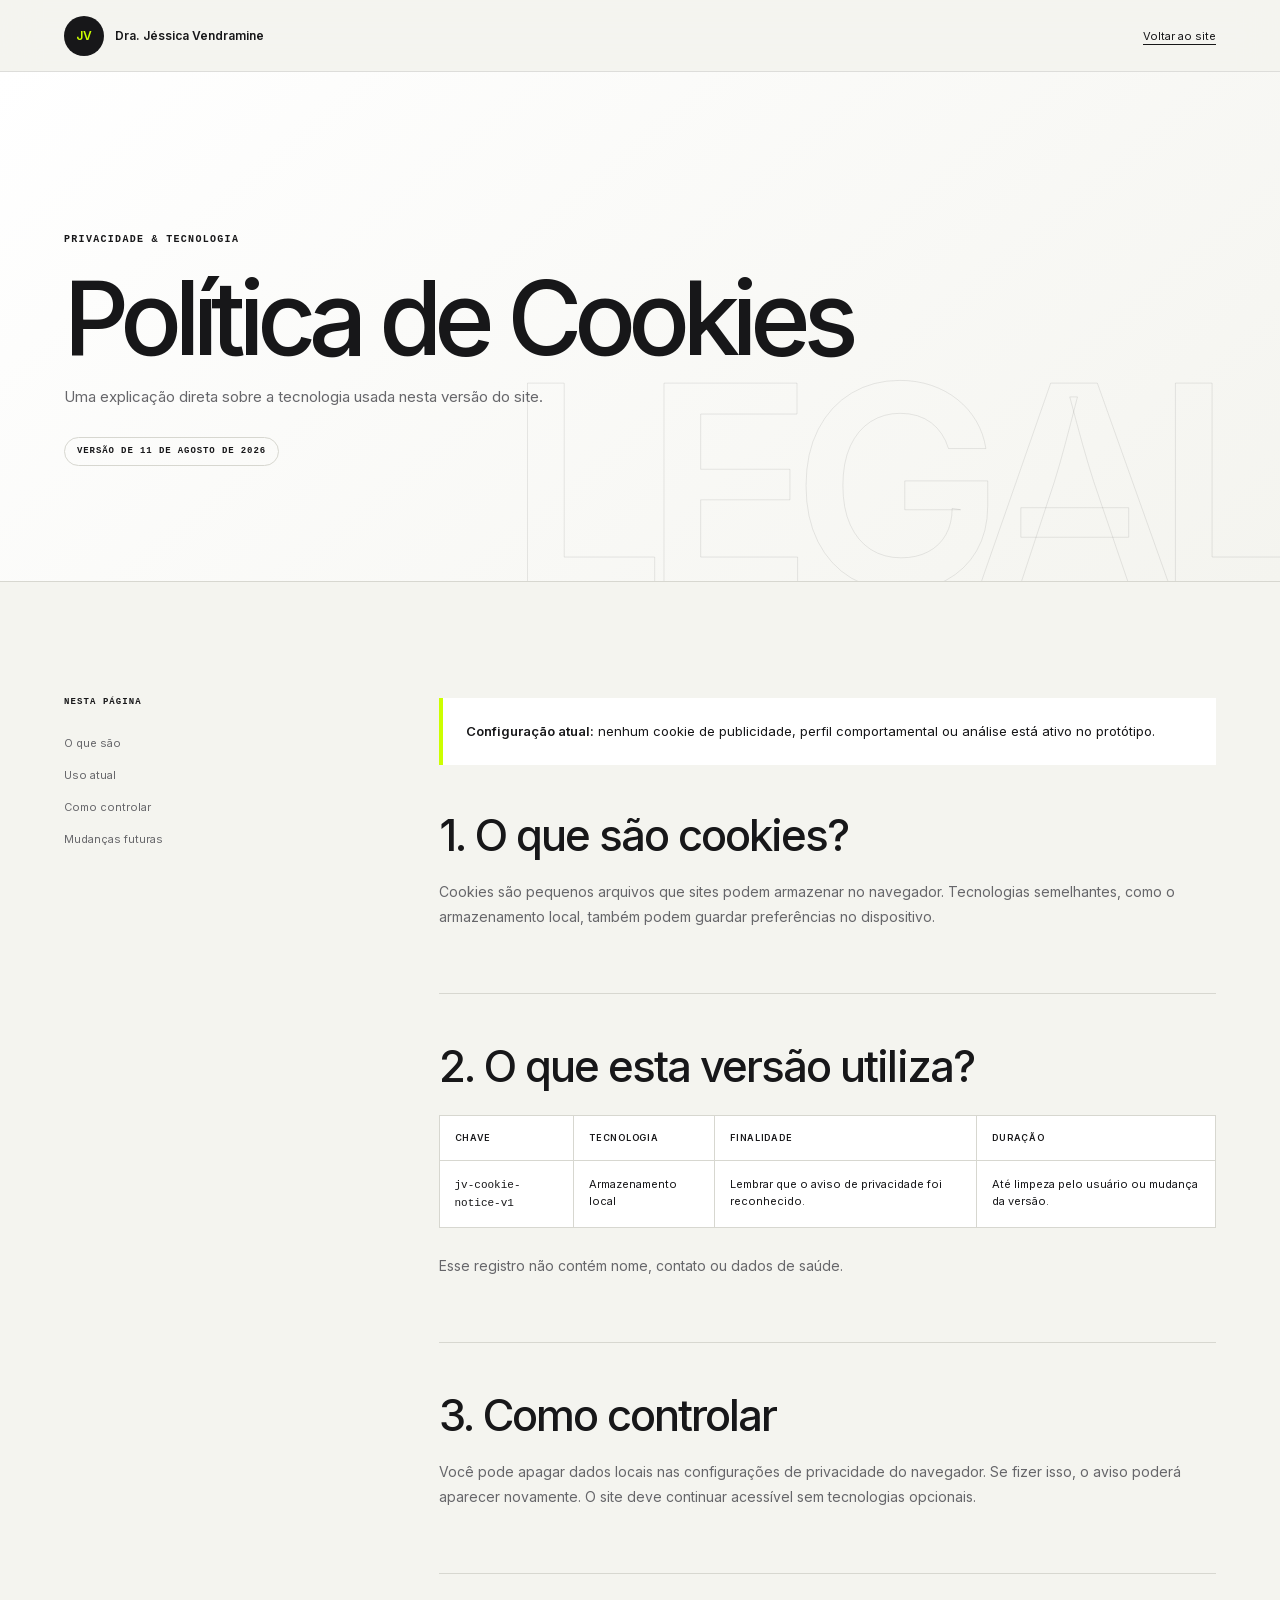
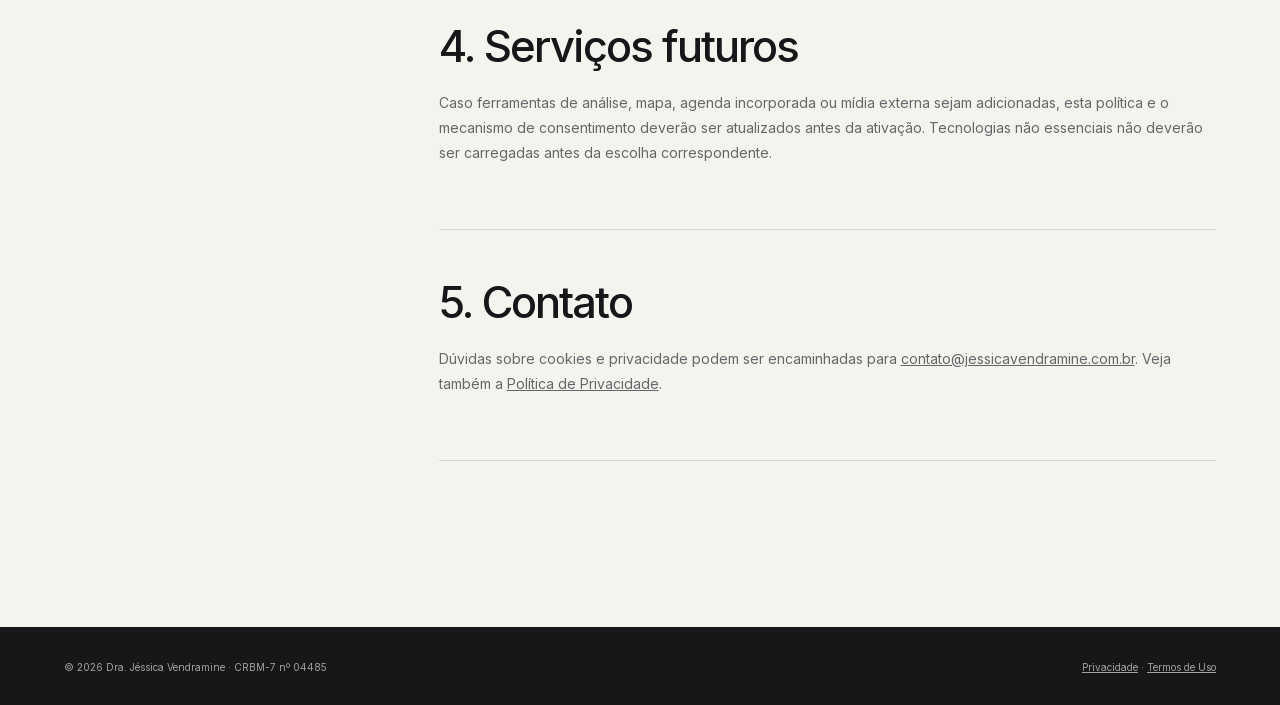
<file: politica-de-cookies.html>
<!doctype html><html lang="pt-BR"><head><meta charset="utf-8"><meta name="viewport" content="width=device-width,initial-scale=1"><meta name="robots" content="index,follow"><title>Política de Cookies | Dra. Jéssica Vendramine</title><meta name="description" content="Política de Cookies do site da Dra. Jéssica Vendramine."><link rel="stylesheet" href="assets/templates/digital-architect.aura.build/assets/css2_19fd9cc6b396.css"><link rel="stylesheet" href="assets/legal.css"></head><body>
<nav class="legal-nav"><a class="legal-brand" href="index.html"><b>JV</b><span>Dra. Jéssica Vendramine</span></a><a href="index.html">Voltar ao site</a></nav><header class="legal-hero"><span class="eyebrow">Privacidade & tecnologia</span><h1>Política de Cookies</h1><p>Uma explicação direta sobre a tecnologia usada nesta versão do site.</p><span class="legal-date">Versão de 11 de agosto de 2026</span></header>
<main class="legal-layout"><aside class="legal-aside"><strong>Nesta página</strong><a href="#o-que-sao">O que são</a><a href="#uso-atual">Uso atual</a><a href="#controle">Como controlar</a><a href="#mudancas">Mudanças futuras</a></aside><article class="legal-content"><div class="legal-notice"><strong>Configuração atual:</strong> nenhum cookie de publicidade, perfil comportamental ou análise está ativo no protótipo.</div>
<section id="o-que-sao"><h2>1. O que são cookies?</h2><p>Cookies são pequenos arquivos que sites podem armazenar no navegador. Tecnologias semelhantes, como o armazenamento local, também podem guardar preferências no dispositivo.</p></section>
<section id="uso-atual"><h2>2. O que esta versão utiliza?</h2><table class="legal-table"><thead><tr><th>Chave</th><th>Tecnologia</th><th>Finalidade</th><th>Duração</th></tr></thead><tbody><tr><td><code>jv-cookie-notice-v1</code></td><td>Armazenamento local</td><td>Lembrar que o aviso de privacidade foi reconhecido.</td><td>Até limpeza pelo usuário ou mudança da versão.</td></tr></tbody></table><p>Esse registro não contém nome, contato ou dados de saúde.</p></section>
<section id="controle"><h2>3. Como controlar</h2><p>Você pode apagar dados locais nas configurações de privacidade do navegador. Se fizer isso, o aviso poderá aparecer novamente. O site deve continuar acessível sem tecnologias opcionais.</p></section>
<section id="mudancas"><h2>4. Serviços futuros</h2><p>Caso ferramentas de análise, mapa, agenda incorporada ou mídia externa sejam adicionadas, esta política e o mecanismo de consentimento deverão ser atualizados antes da ativação. Tecnologias não essenciais não deverão ser carregadas antes da escolha correspondente.</p></section>
<section><h2>5. Contato</h2><p>Dúvidas sobre cookies e privacidade podem ser encaminhadas para <a href="mailto:contato@jessicavendramine.com.br">contato@jessicavendramine.com.br</a>. Veja também a <a href="politica-de-privacidade.html">Política de Privacidade</a>.</p></section></article></main><footer class="legal-footer"><span>© 2026 Dra. Jéssica Vendramine · CRBM-7 nº 04485</span><span><a href="politica-de-privacidade.html">Privacidade</a> · <a href="termos-de-uso.html">Termos de Uso</a></span></footer></body></html>
</file>
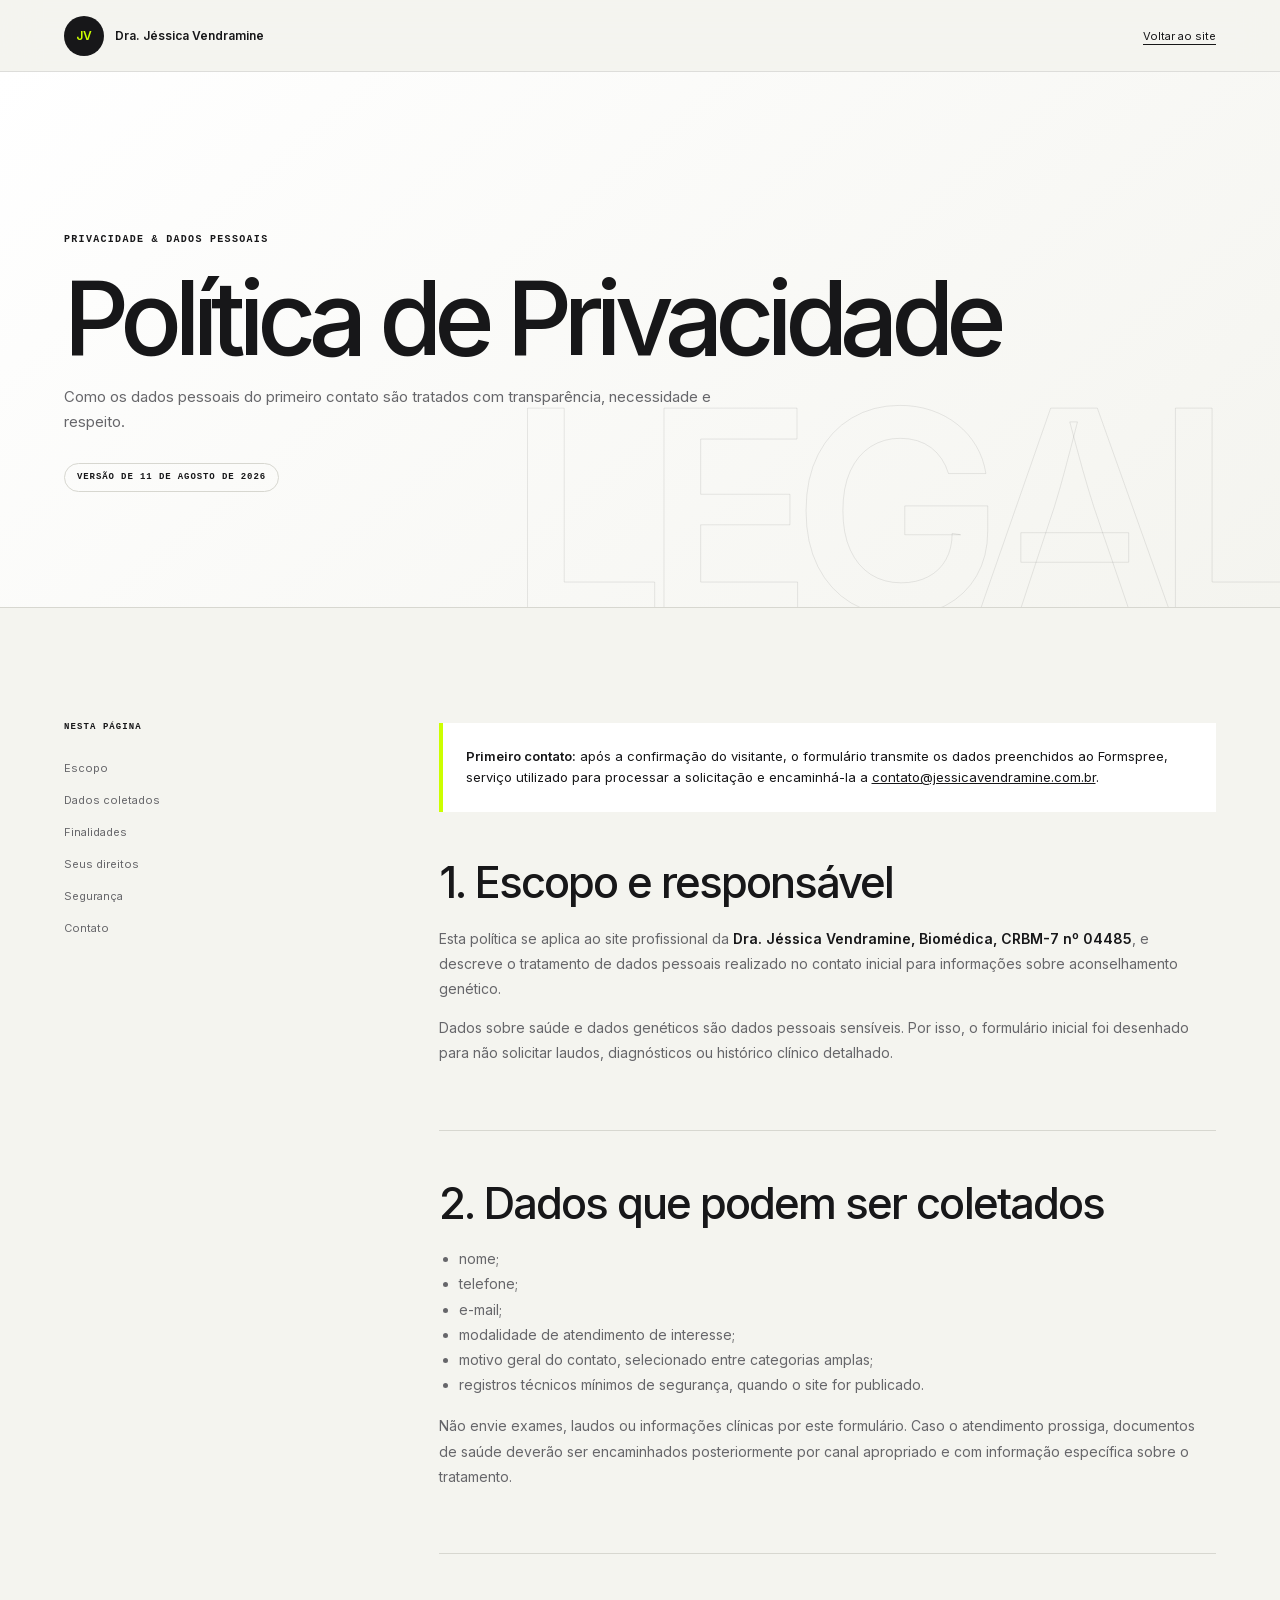
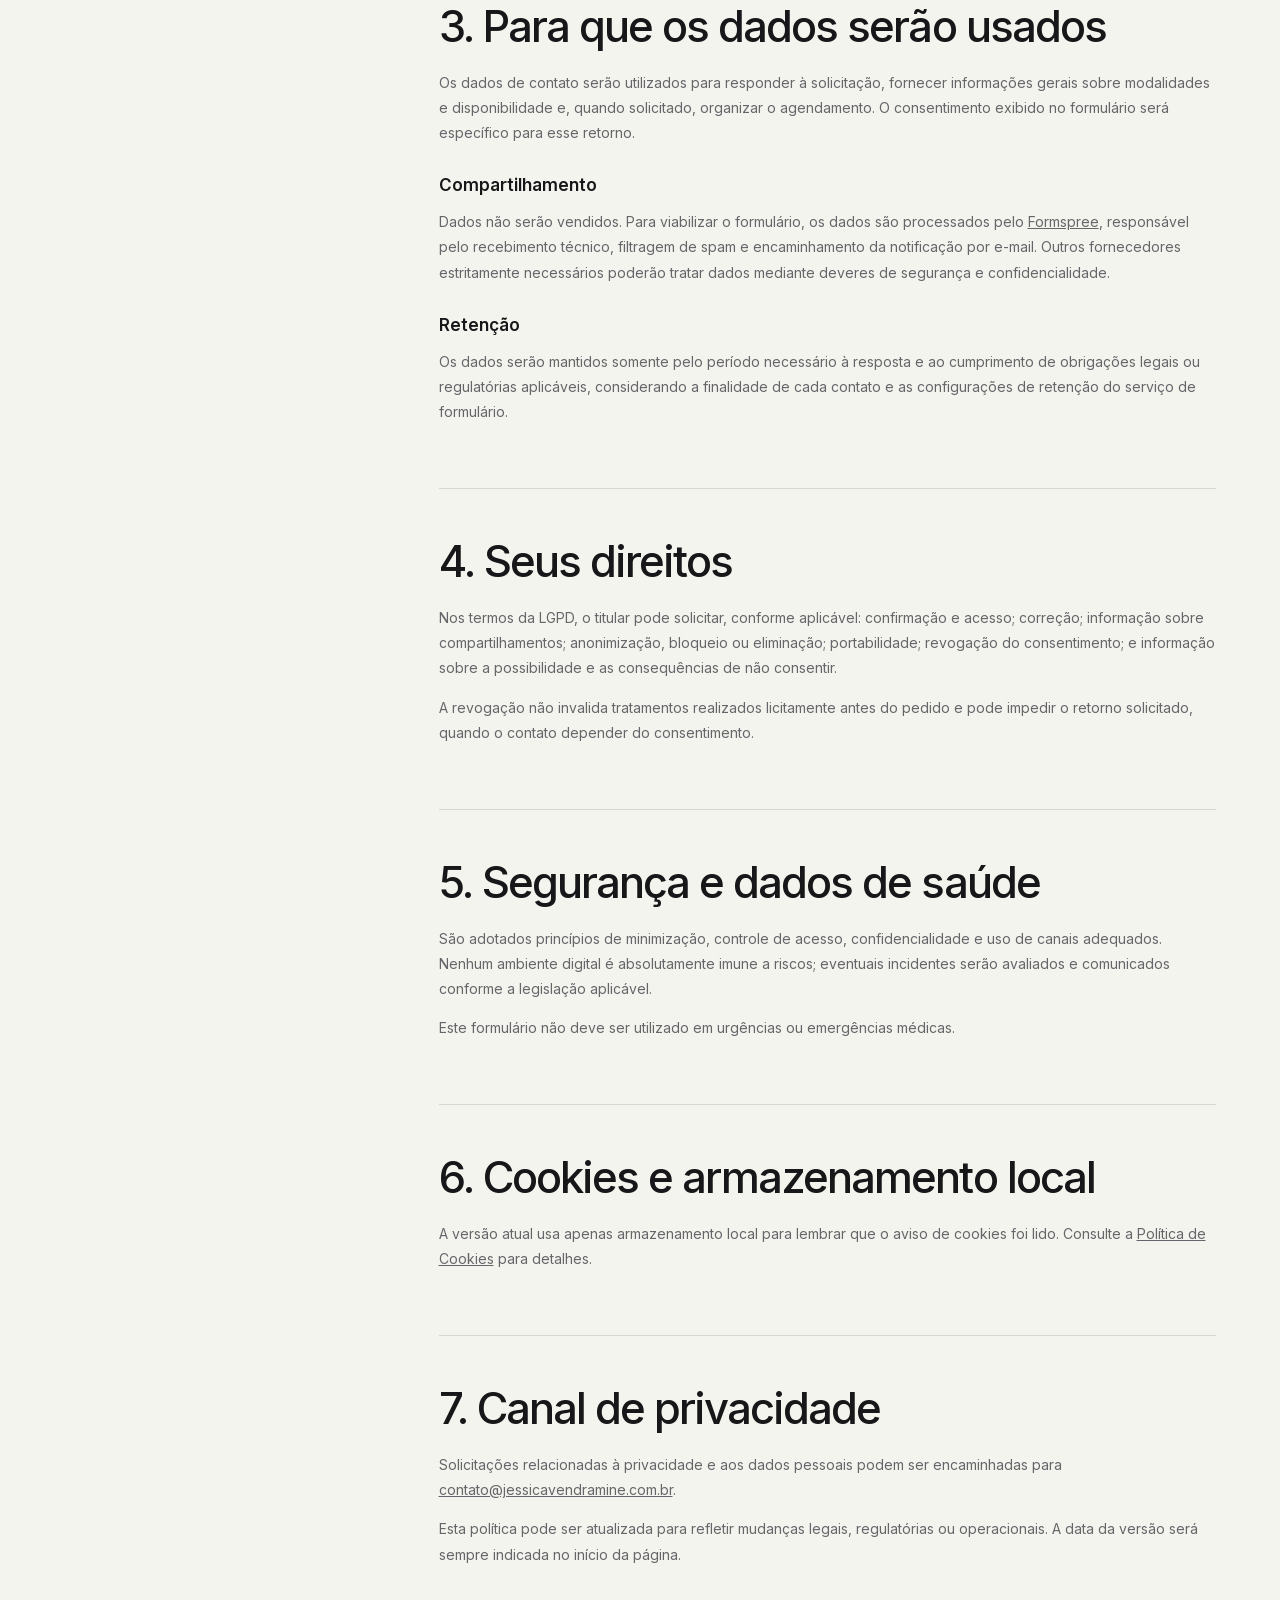
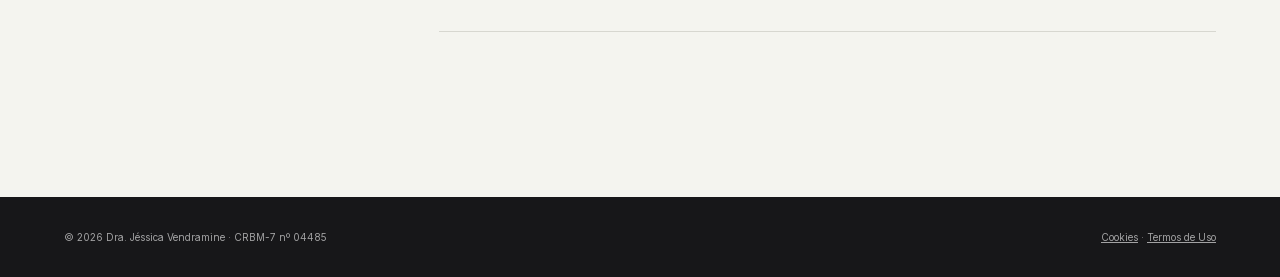
<file: politica-de-privacidade.html>
<!doctype html><html lang="pt-BR"><head><meta charset="utf-8"><meta name="viewport" content="width=device-width,initial-scale=1"><meta name="robots" content="index,follow"><title>Política de Privacidade | Dra. Jéssica Vendramine</title><meta name="description" content="Política de Privacidade do site da Dra. Jéssica Vendramine."><link rel="stylesheet" href="assets/templates/digital-architect.aura.build/assets/css2_19fd9cc6b396.css"><link rel="stylesheet" href="assets/legal.css"></head><body>
<nav class="legal-nav"><a class="legal-brand" href="index.html"><b>JV</b><span>Dra. Jéssica Vendramine</span></a><a href="index.html#contato">Voltar ao site</a></nav>
<header class="legal-hero"><span class="eyebrow">Privacidade & dados pessoais</span><h1>Política de Privacidade</h1><p>Como os dados pessoais do primeiro contato são tratados com transparência, necessidade e respeito.</p><span class="legal-date">Versão de 11 de agosto de 2026</span></header>
<main class="legal-layout"><aside class="legal-aside"><strong>Nesta página</strong><a href="#escopo">Escopo</a><a href="#dados">Dados coletados</a><a href="#finalidades">Finalidades</a><a href="#direitos">Seus direitos</a><a href="#seguranca">Segurança</a><a href="#contato-privacidade">Contato</a></aside><article class="legal-content">
<div class="legal-notice"><strong>Primeiro contato:</strong> após a confirmação do visitante, o formulário transmite os dados preenchidos ao Formspree, serviço utilizado para processar a solicitação e encaminhá-la a <a href="mailto:contato@jessicavendramine.com.br">contato@jessicavendramine.com.br</a>.</div>
<section id="escopo"><h2>1. Escopo e responsável</h2><p>Esta política se aplica ao site profissional da <strong>Dra. Jéssica Vendramine, Biomédica, CRBM-7 nº 04485</strong>, e descreve o tratamento de dados pessoais realizado no contato inicial para informações sobre aconselhamento genético.</p><p>Dados sobre saúde e dados genéticos são dados pessoais sensíveis. Por isso, o formulário inicial foi desenhado para não solicitar laudos, diagnósticos ou histórico clínico detalhado.</p></section>
<section id="dados"><h2>2. Dados que podem ser coletados</h2><ul><li>nome;</li><li>telefone;</li><li>e-mail;</li><li>modalidade de atendimento de interesse;</li><li>motivo geral do contato, selecionado entre categorias amplas;</li><li>registros técnicos mínimos de segurança, quando o site for publicado.</li></ul><p>Não envie exames, laudos ou informações clínicas por este formulário. Caso o atendimento prossiga, documentos de saúde deverão ser encaminhados posteriormente por canal apropriado e com informação específica sobre o tratamento.</p></section>
<section id="finalidades"><h2>3. Para que os dados serão usados</h2><p>Os dados de contato serão utilizados para responder à solicitação, fornecer informações gerais sobre modalidades e disponibilidade e, quando solicitado, organizar o agendamento. O consentimento exibido no formulário será específico para esse retorno.</p><h3>Compartilhamento</h3><p>Dados não serão vendidos. Para viabilizar o formulário, os dados são processados pelo <a href="https://formspree.io/">Formspree</a>, responsável pelo recebimento técnico, filtragem de spam e encaminhamento da notificação por e-mail. Outros fornecedores estritamente necessários poderão tratar dados mediante deveres de segurança e confidencialidade.</p><h3>Retenção</h3><p>Os dados serão mantidos somente pelo período necessário à resposta e ao cumprimento de obrigações legais ou regulatórias aplicáveis, considerando a finalidade de cada contato e as configurações de retenção do serviço de formulário.</p></section>
<section id="direitos"><h2>4. Seus direitos</h2><p>Nos termos da LGPD, o titular pode solicitar, conforme aplicável: confirmação e acesso; correção; informação sobre compartilhamentos; anonimização, bloqueio ou eliminação; portabilidade; revogação do consentimento; e informação sobre a possibilidade e as consequências de não consentir.</p><p>A revogação não invalida tratamentos realizados licitamente antes do pedido e pode impedir o retorno solicitado, quando o contato depender do consentimento.</p></section>
<section id="seguranca"><h2>5. Segurança e dados de saúde</h2><p>São adotados princípios de minimização, controle de acesso, confidencialidade e uso de canais adequados. Nenhum ambiente digital é absolutamente imune a riscos; eventuais incidentes serão avaliados e comunicados conforme a legislação aplicável.</p><p>Este formulário não deve ser utilizado em urgências ou emergências médicas.</p></section>
<section id="cookies"><h2>6. Cookies e armazenamento local</h2><p>A versão atual usa apenas armazenamento local para lembrar que o aviso de cookies foi lido. Consulte a <a href="politica-de-cookies.html">Política de Cookies</a> para detalhes.</p></section>
<section id="contato-privacidade"><h2>7. Canal de privacidade</h2><p>Solicitações relacionadas à privacidade e aos dados pessoais podem ser encaminhadas para <a href="mailto:contato@jessicavendramine.com.br">contato@jessicavendramine.com.br</a>.</p><p>Esta política pode ser atualizada para refletir mudanças legais, regulatórias ou operacionais. A data da versão será sempre indicada no início da página.</p></section>
</article></main><footer class="legal-footer"><span>© 2026 Dra. Jéssica Vendramine · CRBM-7 nº 04485</span><span><a href="politica-de-cookies.html">Cookies</a> · <a href="termos-de-uso.html">Termos de Uso</a></span></footer></body></html>
</file>
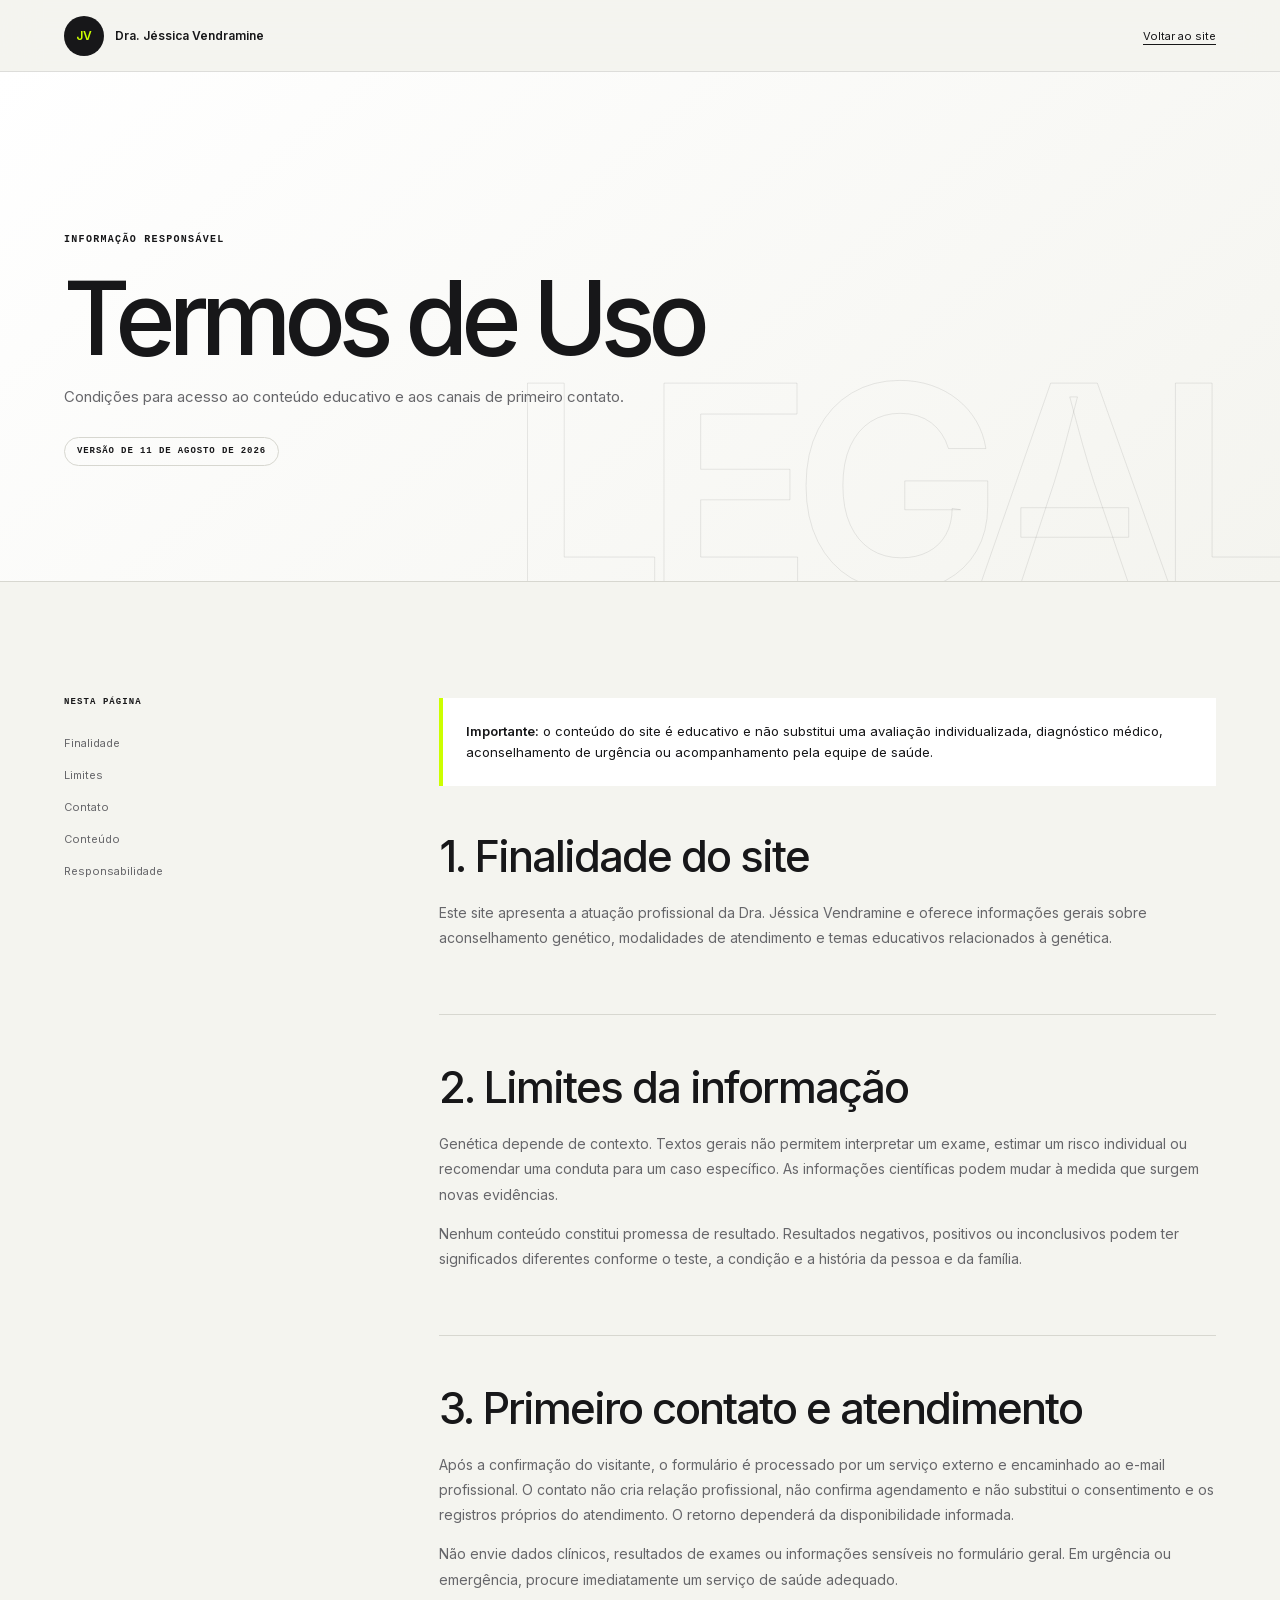
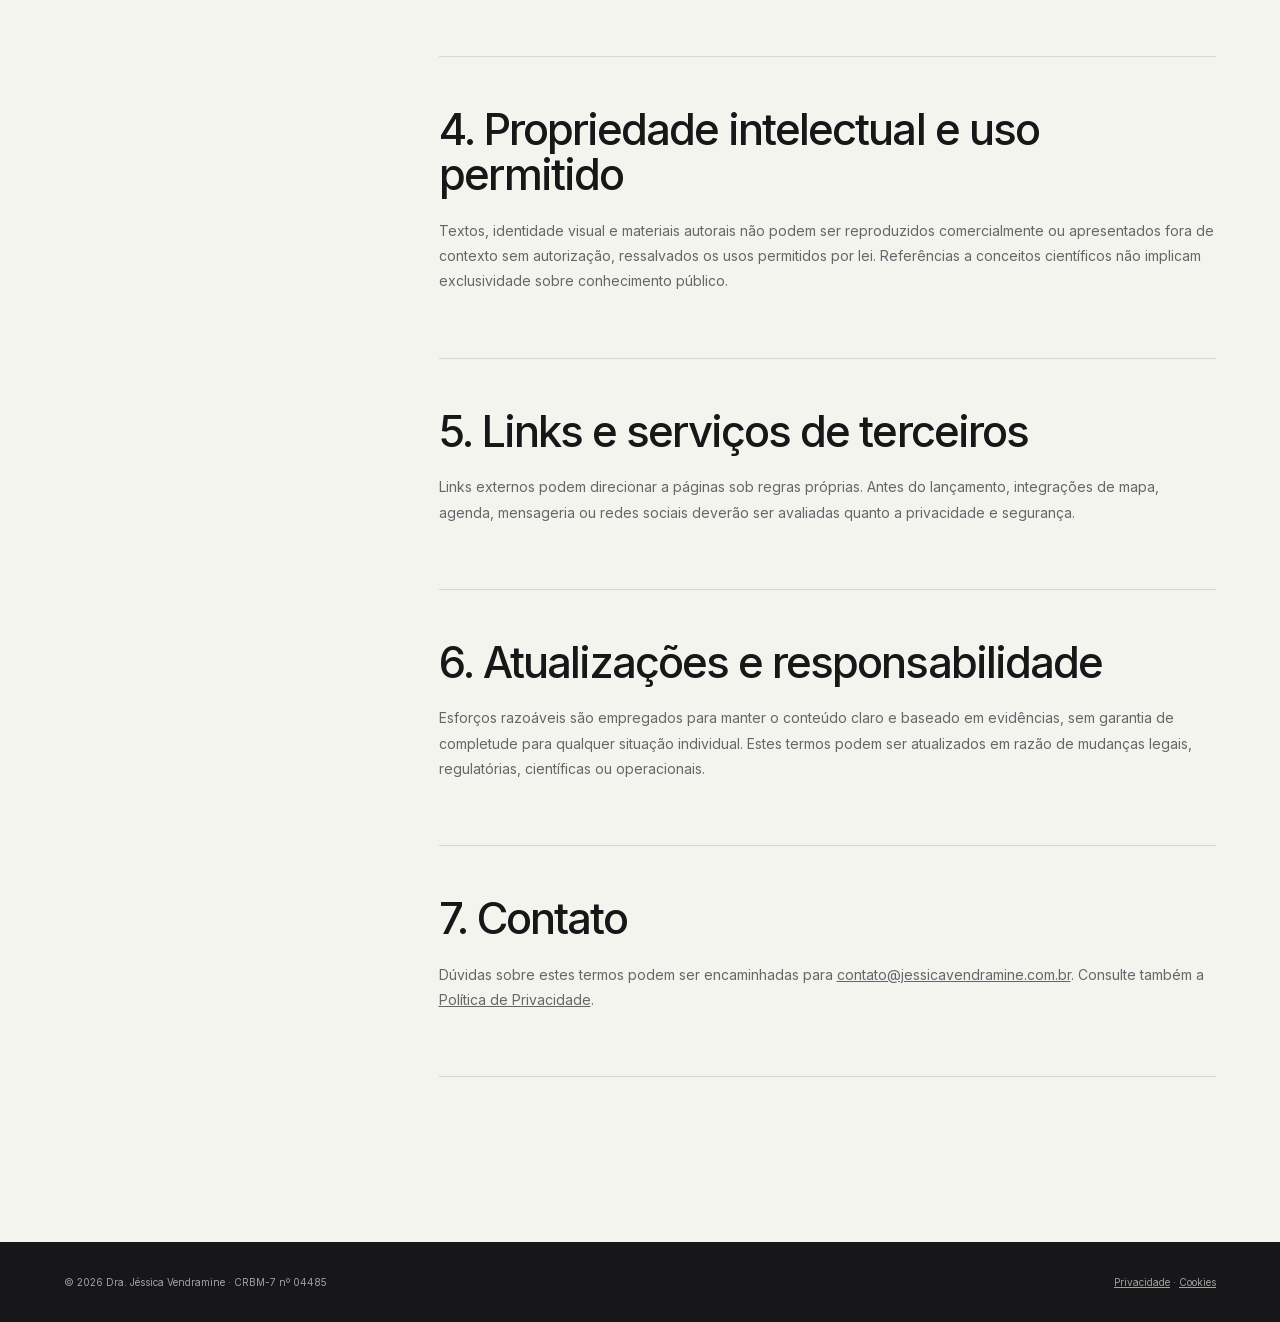
<file: termos-de-uso.html>
<!doctype html><html lang="pt-BR"><head><meta charset="utf-8"><meta name="viewport" content="width=device-width,initial-scale=1"><meta name="robots" content="index,follow"><title>Termos de Uso | Dra. Jéssica Vendramine</title><meta name="description" content="Termos de Uso do site da Dra. Jéssica Vendramine."><link rel="stylesheet" href="assets/templates/digital-architect.aura.build/assets/css2_19fd9cc6b396.css"><link rel="stylesheet" href="assets/legal.css"></head><body>
<nav class="legal-nav"><a class="legal-brand" href="index.html"><b>JV</b><span>Dra. Jéssica Vendramine</span></a><a href="index.html">Voltar ao site</a></nav><header class="legal-hero"><span class="eyebrow">Informação responsável</span><h1>Termos de Uso</h1><p>Condições para acesso ao conteúdo educativo e aos canais de primeiro contato.</p><span class="legal-date">Versão de 11 de agosto de 2026</span></header>
<main class="legal-layout"><aside class="legal-aside"><strong>Nesta página</strong><a href="#finalidade">Finalidade</a><a href="#limites">Limites</a><a href="#contato">Contato</a><a href="#conteudo">Conteúdo</a><a href="#responsabilidade">Responsabilidade</a></aside><article class="legal-content"><div class="legal-notice"><strong>Importante:</strong> o conteúdo do site é educativo e não substitui uma avaliação individualizada, diagnóstico médico, aconselhamento de urgência ou acompanhamento pela equipe de saúde.</div>
<section id="finalidade"><h2>1. Finalidade do site</h2><p>Este site apresenta a atuação profissional da Dra. Jéssica Vendramine e oferece informações gerais sobre aconselhamento genético, modalidades de atendimento e temas educativos relacionados à genética.</p></section>
<section id="limites"><h2>2. Limites da informação</h2><p>Genética depende de contexto. Textos gerais não permitem interpretar um exame, estimar um risco individual ou recomendar uma conduta para um caso específico. As informações científicas podem mudar à medida que surgem novas evidências.</p><p>Nenhum conteúdo constitui promessa de resultado. Resultados negativos, positivos ou inconclusivos podem ter significados diferentes conforme o teste, a condição e a história da pessoa e da família.</p></section>
<section id="contato"><h2>3. Primeiro contato e atendimento</h2><p>Após a confirmação do visitante, o formulário é processado por um serviço externo e encaminhado ao e-mail profissional. O contato não cria relação profissional, não confirma agendamento e não substitui o consentimento e os registros próprios do atendimento. O retorno dependerá da disponibilidade informada.</p><p>Não envie dados clínicos, resultados de exames ou informações sensíveis no formulário geral. Em urgência ou emergência, procure imediatamente um serviço de saúde adequado.</p></section>
<section id="conteudo"><h2>4. Propriedade intelectual e uso permitido</h2><p>Textos, identidade visual e materiais autorais não podem ser reproduzidos comercialmente ou apresentados fora de contexto sem autorização, ressalvados os usos permitidos por lei. Referências a conceitos científicos não implicam exclusividade sobre conhecimento público.</p></section>
<section id="links"><h2>5. Links e serviços de terceiros</h2><p>Links externos podem direcionar a páginas sob regras próprias. Antes do lançamento, integrações de mapa, agenda, mensageria ou redes sociais deverão ser avaliadas quanto a privacidade e segurança.</p></section>
<section id="responsabilidade"><h2>6. Atualizações e responsabilidade</h2><p>Esforços razoáveis são empregados para manter o conteúdo claro e baseado em evidências, sem garantia de completude para qualquer situação individual. Estes termos podem ser atualizados em razão de mudanças legais, regulatórias, científicas ou operacionais.</p></section>
<section><h2>7. Contato</h2><p>Dúvidas sobre estes termos podem ser encaminhadas para <a href="mailto:contato@jessicavendramine.com.br">contato@jessicavendramine.com.br</a>. Consulte também a <a href="politica-de-privacidade.html">Política de Privacidade</a>.</p></section></article></main><footer class="legal-footer"><span>© 2026 Dra. Jéssica Vendramine · CRBM-7 nº 04485</span><span><a href="politica-de-privacidade.html">Privacidade</a> · <a href="politica-de-cookies.html">Cookies</a></span></footer></body></html>
</file>
<file: assets/templates/digital-architect.aura.build/assets/css2_19fd9cc6b396.css>
/* cyrillic-ext */
@font-face {
  font-family: 'Inter';
  font-style: normal;
  font-weight: 300;
  font-display: swap;
  src: url("UcC73FwrK3iLTeHuS_nVMrMxCp50Sj_7249155f7a06.woff2") format('woff2');
  unicode-range: U+0460-052F, U+1C80-1C8A, U+20B4, U+2DE0-2DFF, U+A640-A69F, U+FE2E-FE2F;
}
/* cyrillic */
@font-face {
  font-family: 'Inter';
  font-style: normal;
  font-weight: 300;
  font-display: swap;
  src: url("UcC73FwrK3iLTeHuS_nVMrMxCp50Sj_e34c5f1bf15e.woff2") format('woff2');
  unicode-range: U+0301, U+0400-045F, U+0490-0491, U+04B0-04B1, U+2116;
}
/* greek-ext */
@font-face {
  font-family: 'Inter';
  font-style: normal;
  font-weight: 300;
  font-display: swap;
  src: url("UcC73FwrK3iLTeHuS_nVMrMxCp50Sj_6e1a6b2b96f4.woff2") format('woff2');
  unicode-range: U+1F00-1FFF;
}
/* greek */
@font-face {
  font-family: 'Inter';
  font-style: normal;
  font-weight: 300;
  font-display: swap;
  src: url("UcC73FwrK3iLTeHuS_nVMrMxCp50Sj_656bbed6cec3.woff2") format('woff2');
  unicode-range: U+0370-0377, U+037A-037F, U+0384-038A, U+038C, U+038E-03A1, U+03A3-03FF;
}
/* vietnamese */
@font-face {
  font-family: 'Inter';
  font-style: normal;
  font-weight: 300;
  font-display: swap;
  src: url("UcC73FwrK3iLTeHuS_nVMrMxCp50Sj_fc83e07548c4.woff2") format('woff2');
  unicode-range: U+0102-0103, U+0110-0111, U+0128-0129, U+0168-0169, U+01A0-01A1, U+01AF-01B0, U+0300-0301, U+0303-0304, U+0308-0309, U+0323, U+0329, U+1EA0-1EF9, U+20AB;
}
/* latin-ext */
@font-face {
  font-family: 'Inter';
  font-style: normal;
  font-weight: 300;
  font-display: swap;
  src: url("UcC73FwrK3iLTeHuS_nVMrMxCp50Sj_749a308406a6.woff2") format('woff2');
  unicode-range: U+0100-02BA, U+02BD-02C5, U+02C7-02CC, U+02CE-02D7, U+02DD-02FF, U+0304, U+0308, U+0329, U+1D00-1DBF, U+1E00-1E9F, U+1EF2-1EFF, U+2020, U+20A0-20AB, U+20AD-20C0, U+2113, U+2C60-2C7F, U+A720-A7FF;
}
/* latin */
@font-face {
  font-family: 'Inter';
  font-style: normal;
  font-weight: 300;
  font-display: swap;
  src: url("UcC73FwrK3iLTeHuS_nVMrMxCp50Sj_1ab1ad55902b.woff2") format('woff2');
  unicode-range: U+0000-00FF, U+0131, U+0152-0153, U+02BB-02BC, U+02C6, U+02DA, U+02DC, U+0304, U+0308, U+0329, U+2000-206F, U+20AC, U+2122, U+2191, U+2193, U+2212, U+2215, U+FEFF, U+FFFD;
}
/* cyrillic-ext */
@font-face {
  font-family: 'Inter';
  font-style: normal;
  font-weight: 400;
  font-display: swap;
  src: url("UcC73FwrK3iLTeHuS_nVMrMxCp50Sj_7249155f7a06.woff2") format('woff2');
  unicode-range: U+0460-052F, U+1C80-1C8A, U+20B4, U+2DE0-2DFF, U+A640-A69F, U+FE2E-FE2F;
}
/* cyrillic */
@font-face {
  font-family: 'Inter';
  font-style: normal;
  font-weight: 400;
  font-display: swap;
  src: url("UcC73FwrK3iLTeHuS_nVMrMxCp50Sj_e34c5f1bf15e.woff2") format('woff2');
  unicode-range: U+0301, U+0400-045F, U+0490-0491, U+04B0-04B1, U+2116;
}
/* greek-ext */
@font-face {
  font-family: 'Inter';
  font-style: normal;
  font-weight: 400;
  font-display: swap;
  src: url("UcC73FwrK3iLTeHuS_nVMrMxCp50Sj_6e1a6b2b96f4.woff2") format('woff2');
  unicode-range: U+1F00-1FFF;
}
/* greek */
@font-face {
  font-family: 'Inter';
  font-style: normal;
  font-weight: 400;
  font-display: swap;
  src: url("UcC73FwrK3iLTeHuS_nVMrMxCp50Sj_656bbed6cec3.woff2") format('woff2');
  unicode-range: U+0370-0377, U+037A-037F, U+0384-038A, U+038C, U+038E-03A1, U+03A3-03FF;
}
/* vietnamese */
@font-face {
  font-family: 'Inter';
  font-style: normal;
  font-weight: 400;
  font-display: swap;
  src: url("UcC73FwrK3iLTeHuS_nVMrMxCp50Sj_fc83e07548c4.woff2") format('woff2');
  unicode-range: U+0102-0103, U+0110-0111, U+0128-0129, U+0168-0169, U+01A0-01A1, U+01AF-01B0, U+0300-0301, U+0303-0304, U+0308-0309, U+0323, U+0329, U+1EA0-1EF9, U+20AB;
}
/* latin-ext */
@font-face {
  font-family: 'Inter';
  font-style: normal;
  font-weight: 400;
  font-display: swap;
  src: url("UcC73FwrK3iLTeHuS_nVMrMxCp50Sj_749a308406a6.woff2") format('woff2');
  unicode-range: U+0100-02BA, U+02BD-02C5, U+02C7-02CC, U+02CE-02D7, U+02DD-02FF, U+0304, U+0308, U+0329, U+1D00-1DBF, U+1E00-1E9F, U+1EF2-1EFF, U+2020, U+20A0-20AB, U+20AD-20C0, U+2113, U+2C60-2C7F, U+A720-A7FF;
}
/* latin */
@font-face {
  font-family: 'Inter';
  font-style: normal;
  font-weight: 400;
  font-display: swap;
  src: url("UcC73FwrK3iLTeHuS_nVMrMxCp50Sj_1ab1ad55902b.woff2") format('woff2');
  unicode-range: U+0000-00FF, U+0131, U+0152-0153, U+02BB-02BC, U+02C6, U+02DA, U+02DC, U+0304, U+0308, U+0329, U+2000-206F, U+20AC, U+2122, U+2191, U+2193, U+2212, U+2215, U+FEFF, U+FFFD;
}
/* cyrillic-ext */
@font-face {
  font-family: 'Inter';
  font-style: normal;
  font-weight: 500;
  font-display: swap;
  src: url("UcC73FwrK3iLTeHuS_nVMrMxCp50Sj_7249155f7a06.woff2") format('woff2');
  unicode-range: U+0460-052F, U+1C80-1C8A, U+20B4, U+2DE0-2DFF, U+A640-A69F, U+FE2E-FE2F;
}
/* cyrillic */
@font-face {
  font-family: 'Inter';
  font-style: normal;
  font-weight: 500;
  font-display: swap;
  src: url("UcC73FwrK3iLTeHuS_nVMrMxCp50Sj_e34c5f1bf15e.woff2") format('woff2');
  unicode-range: U+0301, U+0400-045F, U+0490-0491, U+04B0-04B1, U+2116;
}
/* greek-ext */
@font-face {
  font-family: 'Inter';
  font-style: normal;
  font-weight: 500;
  font-display: swap;
  src: url("UcC73FwrK3iLTeHuS_nVMrMxCp50Sj_6e1a6b2b96f4.woff2") format('woff2');
  unicode-range: U+1F00-1FFF;
}
/* greek */
@font-face {
  font-family: 'Inter';
  font-style: normal;
  font-weight: 500;
  font-display: swap;
  src: url("UcC73FwrK3iLTeHuS_nVMrMxCp50Sj_656bbed6cec3.woff2") format('woff2');
  unicode-range: U+0370-0377, U+037A-037F, U+0384-038A, U+038C, U+038E-03A1, U+03A3-03FF;
}
/* vietnamese */
@font-face {
  font-family: 'Inter';
  font-style: normal;
  font-weight: 500;
  font-display: swap;
  src: url("UcC73FwrK3iLTeHuS_nVMrMxCp50Sj_fc83e07548c4.woff2") format('woff2');
  unicode-range: U+0102-0103, U+0110-0111, U+0128-0129, U+0168-0169, U+01A0-01A1, U+01AF-01B0, U+0300-0301, U+0303-0304, U+0308-0309, U+0323, U+0329, U+1EA0-1EF9, U+20AB;
}
/* latin-ext */
@font-face {
  font-family: 'Inter';
  font-style: normal;
  font-weight: 500;
  font-display: swap;
  src: url("UcC73FwrK3iLTeHuS_nVMrMxCp50Sj_749a308406a6.woff2") format('woff2');
  unicode-range: U+0100-02BA, U+02BD-02C5, U+02C7-02CC, U+02CE-02D7, U+02DD-02FF, U+0304, U+0308, U+0329, U+1D00-1DBF, U+1E00-1E9F, U+1EF2-1EFF, U+2020, U+20A0-20AB, U+20AD-20C0, U+2113, U+2C60-2C7F, U+A720-A7FF;
}
/* latin */
@font-face {
  font-family: 'Inter';
  font-style: normal;
  font-weight: 500;
  font-display: swap;
  src: url("UcC73FwrK3iLTeHuS_nVMrMxCp50Sj_1ab1ad55902b.woff2") format('woff2');
  unicode-range: U+0000-00FF, U+0131, U+0152-0153, U+02BB-02BC, U+02C6, U+02DA, U+02DC, U+0304, U+0308, U+0329, U+2000-206F, U+20AC, U+2122, U+2191, U+2193, U+2212, U+2215, U+FEFF, U+FFFD;
}
/* cyrillic-ext */
@font-face {
  font-family: 'Inter';
  font-style: normal;
  font-weight: 600;
  font-display: swap;
  src: url("UcC73FwrK3iLTeHuS_nVMrMxCp50Sj_7249155f7a06.woff2") format('woff2');
  unicode-range: U+0460-052F, U+1C80-1C8A, U+20B4, U+2DE0-2DFF, U+A640-A69F, U+FE2E-FE2F;
}
/* cyrillic */
@font-face {
  font-family: 'Inter';
  font-style: normal;
  font-weight: 600;
  font-display: swap;
  src: url("UcC73FwrK3iLTeHuS_nVMrMxCp50Sj_e34c5f1bf15e.woff2") format('woff2');
  unicode-range: U+0301, U+0400-045F, U+0490-0491, U+04B0-04B1, U+2116;
}
/* greek-ext */
@font-face {
  font-family: 'Inter';
  font-style: normal;
  font-weight: 600;
  font-display: swap;
  src: url("UcC73FwrK3iLTeHuS_nVMrMxCp50Sj_6e1a6b2b96f4.woff2") format('woff2');
  unicode-range: U+1F00-1FFF;
}
/* greek */
@font-face {
  font-family: 'Inter';
  font-style: normal;
  font-weight: 600;
  font-display: swap;
  src: url("UcC73FwrK3iLTeHuS_nVMrMxCp50Sj_656bbed6cec3.woff2") format('woff2');
  unicode-range: U+0370-0377, U+037A-037F, U+0384-038A, U+038C, U+038E-03A1, U+03A3-03FF;
}
/* vietnamese */
@font-face {
  font-family: 'Inter';
  font-style: normal;
  font-weight: 600;
  font-display: swap;
  src: url("UcC73FwrK3iLTeHuS_nVMrMxCp50Sj_fc83e07548c4.woff2") format('woff2');
  unicode-range: U+0102-0103, U+0110-0111, U+0128-0129, U+0168-0169, U+01A0-01A1, U+01AF-01B0, U+0300-0301, U+0303-0304, U+0308-0309, U+0323, U+0329, U+1EA0-1EF9, U+20AB;
}
/* latin-ext */
@font-face {
  font-family: 'Inter';
  font-style: normal;
  font-weight: 600;
  font-display: swap;
  src: url("UcC73FwrK3iLTeHuS_nVMrMxCp50Sj_749a308406a6.woff2") format('woff2');
  unicode-range: U+0100-02BA, U+02BD-02C5, U+02C7-02CC, U+02CE-02D7, U+02DD-02FF, U+0304, U+0308, U+0329, U+1D00-1DBF, U+1E00-1E9F, U+1EF2-1EFF, U+2020, U+20A0-20AB, U+20AD-20C0, U+2113, U+2C60-2C7F, U+A720-A7FF;
}
/* latin */
@font-face {
  font-family: 'Inter';
  font-style: normal;
  font-weight: 600;
  font-display: swap;
  src: url("UcC73FwrK3iLTeHuS_nVMrMxCp50Sj_1ab1ad55902b.woff2") format('woff2');
  unicode-range: U+0000-00FF, U+0131, U+0152-0153, U+02BB-02BC, U+02C6, U+02DA, U+02DC, U+0304, U+0308, U+0329, U+2000-206F, U+20AC, U+2122, U+2191, U+2193, U+2212, U+2215, U+FEFF, U+FFFD;
}
</file>
<file: assets/jessica-site.css>
:root{
  --paper:#f4f4ef;--paper-rgb:244,244,239;--white:#fff;--ink:#171719;--ink-rgb:23,23,25;
  --muted:#66666a;--line:#d7d7d0;--line-strong:#b9b9b2;--lime:#ccff00;--lime-rgb:204,255,0;
  --coral:#ff5b3d;--coral-rgb:255,91,61;--blue:#5475ff;--success:#17834f;
  --ease-out:cubic-bezier(.16,1,.3,1);--ease-elastic:cubic-bezier(.34,1.56,.64,1);
  --shadow-soft:0 18px 60px rgba(23,23,25,.09);--shadow-card:0 8px 30px rgba(23,23,25,.06);
  --page-pad:clamp(20px,4vw,72px);--nav-h:78px;--radius:22px;
}
*,*::before,*::after{box-sizing:border-box}
html{background:var(--paper);scroll-behavior:smooth;scroll-padding-top:86px}
body{margin:0;font-family:'Inter',Arial,Helvetica,sans-serif;background:var(--paper);color:var(--ink);overflow-x:hidden;-webkit-font-smoothing:antialiased;text-rendering:optimizeLegibility}
body.modal-open{overflow:hidden}::selection{background:var(--ink);color:var(--white)}
button,input,select,textarea{font:inherit}button,a{-webkit-tap-highlight-color:transparent}button{color:inherit}a{color:inherit;text-decoration:none}img{display:block;max-width:100%}
iconify-icon{display:inline-flex;align-items:center;justify-content:center;vertical-align:middle}
.skip-link{position:fixed;top:10px;left:10px;z-index:9999;transform:translateY(-160%);background:var(--ink);color:#fff;padding:12px 18px;border-radius:999px}.skip-link:focus{transform:none}
.page-shell{position:relative;isolation:isolate}.noise{position:fixed;inset:0;z-index:90;pointer-events:none;opacity:.025;background-image:url("data:image/svg+xml,%3Csvg viewBox='0 0 180 180' xmlns='http://www.w3.org/2000/svg'%3E%3Cfilter id='n'%3E%3CfeTurbulence type='fractalNoise' baseFrequency='.92' numOctaves='4' stitchTiles='stitch'/%3E%3C/filter%3E%3Crect width='100%25' height='100%25' filter='url(%23n)' opacity='.82'/%3E%3C/svg%3E")}
.cursor-glow{position:fixed;width:520px;height:520px;border-radius:50%;z-index:-1;pointer-events:none;transform:translate(-50%,-50%);background:radial-gradient(circle,rgba(var(--lime-rgb),.105),transparent 62%);transition:opacity .4s}
.guide-lines{position:fixed;inset:0 var(--page-pad);z-index:-2;display:grid;grid-template-columns:repeat(4,1fr);pointer-events:none}.guide-lines i{border-left:1px solid rgba(23,23,25,.045)}.guide-lines i:last-child{border-right:1px solid rgba(23,23,25,.045)}
.mono{font-family:ui-monospace,SFMono-Regular,Menlo,Consolas,monospace}.eyebrow,.comp-label{font:600 11px/1.2 ui-monospace,SFMono-Regular,Menlo,Consolas,monospace;letter-spacing:.14em;text-transform:uppercase}.eyebrow{display:inline-flex;align-items:center;gap:9px}.eyebrow::before{content:"";width:22px;height:1px;background:currentColor}.eyebrow-light{color:rgba(255,255,255,.62)}
.status-dot{width:8px;height:8px;border-radius:50%;background:var(--lime);box-shadow:0 0 0 5px rgba(var(--lime-rgb),.17),0 0 25px rgba(var(--lime-rgb),.68);animation:pulse 2.4s ease-in-out infinite}

/* Shared classes retained from the Aura design system. */
.reveal,.reveal-sec12{opacity:0;transform:translateY(2rem);filter:blur(8px);transition:opacity 1s var(--ease-out),transform 1s var(--ease-out),filter 1s var(--ease-out)}
.reveal.active,.reveal-sec12.active{opacity:1;transform:translateY(0);filter:blur(0)}.animate-on-scroll{animation-play-state:paused!important}.animate-on-scroll.animate{animation-play-state:running!important}
.text-reveal-wrapper{display:block;overflow:clip;overflow-clip-margin:.16em}.text-reveal-content{display:block;opacity:0;transform:translateY(112%);transition:transform 1.2s var(--ease-out),opacity 1.2s ease}.reveal-active .text-reveal-content,.active .text-reveal-content{opacity:1;transform:translateY(0)}
.delay-75{transition-delay:.075s;animation-delay:.075s!important}.delay-100{transition-delay:.1s;animation-delay:.1s!important}.delay-150{transition-delay:.15s;animation-delay:.15s!important}.delay-200{transition-delay:.2s;animation-delay:.2s!important}.delay-300{transition-delay:.3s;animation-delay:.3s!important}.delay-400{transition-delay:.4s;animation-delay:.4s!important}.delay-500{transition-delay:.5s;animation-delay:.5s!important}
@keyframes animationIn_{from{opacity:0;transform:translateY(24px);filter:blur(7px)}to{opacity:1;transform:none;filter:none}}@keyframes pulse{50%{box-shadow:0 0 0 8px rgba(var(--lime-rgb),.06),0 0 34px rgba(var(--lime-rgb),.7)}}@keyframes spin{to{transform:rotate(1turn)}}@keyframes shimmer{0%{transform:translateX(-180%) skewX(-20deg)}100%{transform:translateX(360%) skewX(-20deg)}}@keyframes float{50%{transform:translate3d(0,-16px,0)}}@keyframes scan{to{transform:translateY(680px)}}@keyframes marquee{to{transform:translateX(-100%)}}@keyframes drift{50%{transform:translate3d(5vw,-3vh,0) scale(1.12)}}@keyframes breathe{50%{opacity:.38;transform:scale(1.08)}}

.system-nav{position:fixed;top:16px;left:16px;right:16px;z-index:80;width:min(1180px,calc(100% - 32px));height:var(--nav-h);margin-inline:auto;display:grid;grid-template-columns:1fr auto 1fr;align-items:center;gap:24px;padding:0 12px 0 18px;border:1px solid rgba(255,255,255,.7);border-radius:20px;background:rgba(244,244,239,.76);box-shadow:0 12px 50px rgba(23,23,25,.08);backdrop-filter:blur(24px) saturate(150%);transition:height .4s var(--ease-out),background .4s,box-shadow .4s}.system-nav.is-scrolled{height:62px;background:rgba(255,255,255,.89);box-shadow:0 10px 35px rgba(23,23,25,.12)}
.nav-load{animation:animationIn_ .8s var(--ease-out) both}.brand-mark{display:flex;align-items:center;gap:11px;min-width:0}.brand-symbol{display:grid;place-items:center;width:42px;height:42px;flex:0 0 auto;border-radius:50%;background:var(--ink);color:var(--lime);font-size:13px;font-weight:700;letter-spacing:-.04em}.brand-copy{display:grid;gap:2px}.brand-copy strong{font-size:13px;letter-spacing:-.02em}.brand-copy small{font-size:9px;color:var(--muted);text-transform:uppercase;letter-spacing:.09em}
.nav-group{display:flex;align-items:center;gap:30px}.nav-link{position:relative;font-size:12px;font-weight:500}.nav-link::after{content:"";position:absolute;left:0;right:100%;bottom:-7px;height:1px;background:var(--ink);transition:right .35s var(--ease-out)}.nav-link:hover::after,.nav-link:focus-visible::after{right:0}.nav-cta{justify-self:end}.menu-toggle{display:none;border:0;background:transparent;width:42px;height:42px;padding:11px;cursor:pointer}.menu-toggle span{display:block;height:1px;background:var(--ink);margin:6px 0;transition:.3s}
.button{position:relative;display:inline-flex;align-items:center;justify-content:center;gap:10px;min-height:54px;padding:0 22px;border:1px solid transparent;border-radius:999px;overflow:hidden;cursor:pointer;font-size:13px;font-weight:600;letter-spacing:-.01em;transition:transform .35s var(--ease-elastic),box-shadow .35s,background .35s,color .35s,border-color .35s}.button:hover{transform:translateY(-3px)}.button:focus-visible,.text-link:focus-visible,.accordion-item button:focus-visible,.menu-toggle:focus-visible{outline:3px solid rgba(var(--lime-rgb),.75);outline-offset:3px}.button iconify-icon{font-size:20px}.button-sm{min-height:44px;padding:0 18px;font-size:12px}.button-dark{background:var(--ink);color:#fff}.button-dark:hover{box-shadow:0 12px 32px rgba(23,23,25,.25)}.button-light{background:#fff;color:var(--ink)}.button-light:hover{box-shadow:0 14px 38px rgba(0,0,0,.24)}.button-ghost{border-color:var(--line-strong);background:rgba(255,255,255,.35)}.button-ghost:hover{background:#fff;border-color:var(--ink)}.button-outline-light{color:#fff;border-color:rgba(255,255,255,.36);background:transparent}.button-outline-light:hover{border-color:#fff;background:rgba(255,255,255,.08)}
.beam-button{isolation:isolate}.beam-button::before{content:"";position:absolute;inset:-190%;z-index:-2;background:conic-gradient(from 0deg,transparent 0 325deg,var(--lime) 350deg,#fff 360deg);animation:spin 3.2s linear infinite}.beam-button::after{content:"";position:absolute;inset:1px;z-index:-1;border-radius:inherit;background:var(--ink)}.button-shimmer{position:absolute;inset:-20% auto -20% -30%;width:30%;background:linear-gradient(90deg,transparent,rgba(255,255,255,.52),transparent);transform:translateX(-180%) skewX(-20deg)}.beam-button:hover .button-shimmer{animation:shimmer 1.2s infinite}
.glass-badge{display:inline-flex;align-items:center;gap:8px;min-height:38px;padding:0 13px;border:1px solid rgba(255,255,255,.75);border-radius:999px;background:rgba(255,255,255,.5);box-shadow:0 8px 26px rgba(23,23,25,.06);backdrop-filter:blur(12px);font-size:11px}.glass-badge iconify-icon{font-size:16px}

.hero{position:relative;min-height:100svh;padding:clamp(138px,15vh,180px) var(--page-pad) 88px;display:grid;grid-template-columns:minmax(0,1.15fr) minmax(350px,.85fr);align-items:center;gap:clamp(24px,4vw,74px);overflow:hidden;background:radial-gradient(circle at 78% 28%,rgba(var(--lime-rgb),.16),transparent 21%),linear-gradient(135deg,#fff 0%,var(--paper) 56%,#ecece5 100%)}
.hero::before{content:"";position:absolute;inset:0;background-image:linear-gradient(rgba(23,23,25,.035) 1px,transparent 1px),linear-gradient(90deg,rgba(23,23,25,.035) 1px,transparent 1px);background-size:52px 52px;mask-image:linear-gradient(to bottom,transparent,black 15%,black 82%,transparent)}
.hero-ambient{position:absolute;inset:0;pointer-events:none}.orb{position:absolute;border-radius:50%;filter:blur(2px);animation:drift 9s ease-in-out infinite}.orb-one{width:32vw;height:32vw;right:-7vw;top:13vh;background:radial-gradient(circle at 35% 35%,rgba(var(--lime-rgb),.42),rgba(var(--lime-rgb),.04) 56%,transparent 70%)}.orb-two{width:24vw;height:24vw;left:28%;bottom:-13vw;background:radial-gradient(circle,rgba(var(--coral-rgb),.13),transparent 68%);animation-delay:-4s}.helix-line{position:absolute;width:430px;height:650px;right:27%;top:12%;opacity:.15;transform:rotate(18deg);background:repeating-linear-gradient(155deg,transparent 0 23px,var(--ink) 24px 25px,transparent 26px 51px);mask-image:radial-gradient(ellipse,black,transparent 65%)}
.hero-outline{position:absolute;left:-.025em;right:0;bottom:-.085em;white-space:nowrap;font-size:clamp(112px,18.4vw,360px);font-weight:700;line-height:.72;letter-spacing:-.09em;color:transparent;-webkit-text-stroke:1.2px rgba(23,23,25,.12);pointer-events:none}
.hero-copy{position:relative;z-index:3;max-width:850px}.hero-kicker{display:flex;align-items:center;flex-wrap:wrap;gap:10px 16px;margin-bottom:clamp(30px,5vh,58px);font-size:10px;text-transform:uppercase;letter-spacing:.12em}.hero-kicker .mono{color:var(--muted);border-left:1px solid var(--line-strong);padding-left:16px}.hero-title{margin:0;font-size:clamp(48px,6.4vw,112px);font-weight:600;line-height:.78;letter-spacing:-.076em;text-transform:uppercase}.hero-title .outline{color:transparent;-webkit-text-stroke:1.3px var(--ink)}.hero-title .solid{color:var(--ink)}.hero-title .acid{color:var(--lime);text-shadow:0 0 40px rgba(var(--lime-rgb),.42)}.hero-title .text-reveal-wrapper{padding:.07em 0}.hero-intro{display:grid;grid-template-columns:minmax(200px,.7fr) minmax(280px,1.3fr);gap:24px;max-width:770px;margin:38px 0 0;padding-top:22px;border-top:1px solid var(--line-strong)}.hero-intro p{margin:0;font-size:clamp(14px,1.25vw,17px);line-height:1.65}.hero-intro .hero-name{font-weight:600}.hero-actions{display:flex;gap:12px;flex-wrap:wrap;margin-top:28px}.hero-availability{display:flex;gap:10px;flex-wrap:wrap;margin-top:22px}
.hero-portrait{position:relative;z-index:2;justify-self:end;width:min(100%,580px);min-height:660px;display:flex;align-items:flex-end}.portrait-frame{position:absolute;inset:0 0 38px 9%;overflow:hidden;border-radius:220px 220px 24px 24px;background:#dfe2d9;box-shadow:var(--shadow-soft)}.portrait-frame::after{content:"";position:absolute;inset:0;box-shadow:inset 0 0 0 1px rgba(255,255,255,.68);border-radius:inherit;background:linear-gradient(to top,rgba(23,23,25,.08),transparent 30%)}.portrait-frame img{width:100%;height:100%;object-fit:cover;object-position:center top;transform:scale(1.015);will-change:transform}.portrait-scan{position:absolute;left:0;right:0;top:-5px;height:2px;z-index:2;background:linear-gradient(90deg,transparent,var(--lime),transparent);box-shadow:0 0 22px var(--lime);opacity:.72;animation:scan 7s linear infinite}.portrait-card{position:relative;z-index:3;width:72%;margin-left:-1%;padding:24px;border:1px solid rgba(255,255,255,.68);border-radius:18px;background:rgba(255,255,255,.65);box-shadow:var(--shadow-soft);backdrop-filter:blur(22px)}.portrait-card-index{display:block;margin-bottom:40px;color:var(--muted);font-size:9px;letter-spacing:.12em}.portrait-card strong{font-size:18px;line-height:1.35}.signature-line{display:block;width:65px;height:2px;margin-top:18px;background:var(--lime)}.orbit-seal{position:absolute;z-index:4;right:-25px;top:15%;width:118px;height:118px;border-radius:50%;background:var(--lime);box-shadow:0 0 0 10px rgba(var(--lime-rgb),.17),0 12px 36px rgba(var(--lime-rgb),.24);animation:float 5s ease-in-out infinite}.orbit-seal svg{width:100%;height:100%;animation:spin 18s linear infinite}.orbit-seal text{font:600 8px/1 ui-monospace,monospace;letter-spacing:.14em}.orbit-seal circle{fill:var(--ink)}.scroll-cue{position:absolute;z-index:5;bottom:28px;left:50%;display:flex;align-items:center;gap:10px;transform:translateX(-50%);font:600 9px/1 ui-monospace,monospace;letter-spacing:.14em;text-transform:uppercase}.scroll-cue span{width:26px;height:42px;border:1px solid var(--line-strong);border-radius:99px}.scroll-cue span::after{content:"";display:block;width:4px;height:4px;margin:8px auto;border-radius:50%;background:var(--ink);animation:float 2s ease-in-out infinite}
.hero-role{display:block;margin-top:10px;color:var(--muted);font-size:11px;font-weight:500;line-height:1.55}
.manifesto-strip{display:flex;overflow:hidden;background:var(--ink);color:#fff;border-block:1px solid var(--ink);user-select:none}.marquee-content{display:flex;align-items:center;flex-shrink:0;min-width:100%;animation:marquee 32s linear infinite}.manifesto-item{padding:18px 28px;font-size:12px;letter-spacing:.02em;white-space:nowrap}.manifesto-dot{padding-inline:6px;color:var(--lime)}

.section-shell{position:relative;padding:clamp(95px,12vw,180px) var(--page-pad);border-bottom:1px solid var(--line)}.section-intro{display:grid;grid-template-columns:1fr 3fr;gap:30px;margin-bottom:clamp(55px,8vw,110px)}.section-heading{max-width:980px}.section-heading h2,.content-heading h2{margin:0;font-size:clamp(48px,7vw,108px);font-weight:500;line-height:.9;letter-spacing:-.07em}.section-heading p{max-width:660px;margin:24px 0 0;color:var(--muted);font-size:17px;line-height:1.7}.section-content{margin-left:25%}.compact-intro{margin-bottom:70px}.two-column{display:grid;grid-template-columns:1fr 1fr;gap:clamp(30px,6vw,90px)}.lead-copy>p{margin:0;font-size:clamp(28px,3vw,48px);line-height:1.08;letter-spacing:-.045em}.pull-quote{margin-top:80px;padding:28px 0 0 30px;border-top:1px solid var(--line-strong);border-left:4px solid var(--lime);font-size:18px;line-height:1.65}.check-panel{align-self:start;padding:34px;border:1px solid var(--line);border-radius:var(--radius)}.flashlight-card{--mouse-x:50%;--mouse-y:50%;position:relative;background:rgba(255,255,255,.58);overflow:hidden}.flashlight-card::before{content:"";position:absolute;inset:0;z-index:0;background:radial-gradient(420px circle at var(--mouse-x) var(--mouse-y),rgba(var(--lime-rgb),.28),transparent 42%);opacity:0;transition:opacity .5s;pointer-events:none}.flashlight-card:hover::before{opacity:1}.flashlight-card>*{position:relative;z-index:1}.check-list{list-style:none;padding:0;margin:28px 0 0}.check-list li{display:flex;align-items:flex-start;gap:12px;padding:16px 0;border-bottom:1px solid var(--line);font-size:14px;line-height:1.45}.check-list li:last-child{border:0}.check-list iconify-icon{flex:0 0 auto;color:var(--success);font-size:19px}
.situations-section{background:linear-gradient(180deg,var(--paper),#fff)}.situation-grid{display:grid;grid-template-columns:repeat(4,1fr);margin-left:0;border-top:1px solid var(--line);border-left:1px solid var(--line)}.situation-card{min-height:340px;padding:24px;border-right:1px solid var(--line);border-bottom:1px solid var(--line);transition:transform .45s var(--ease-out),background .45s}.situation-card:hover{z-index:2;transform:translateY(-7px);background:#fff;box-shadow:var(--shadow-card)}.card-number{font-size:9px;color:var(--muted)}.card-icon{display:block;margin:42px 0 54px;font-size:31px}.situation-card h3{margin:0 0 16px;font-size:20px;line-height:1.2;letter-spacing:-.035em}.situation-card p{margin:0;color:var(--muted);font-size:13px;line-height:1.65}
.test-section{position:relative;min-height:800px;padding:clamp(100px,12vw,170px) var(--page-pad);display:grid;grid-template-columns:1.1fr .9fr;align-items:center;gap:8vw;overflow:hidden;background:var(--ink);color:#fff}.test-section::before{content:"GENE";position:absolute;left:-.07em;bottom:-.11em;color:transparent;-webkit-text-stroke:1px rgba(255,255,255,.1);font-size:28vw;font-weight:700;line-height:.8;letter-spacing:-.09em}.test-noise{position:absolute;inset:0;background:linear-gradient(115deg,transparent 20%,rgba(var(--lime-rgb),.05),transparent 70%)}.test-orbit{position:absolute;width:620px;height:620px;right:-150px;top:-110px;border:1px solid rgba(255,255,255,.12);border-radius:50%;box-shadow:0 0 0 90px rgba(255,255,255,.025),0 0 0 180px rgba(255,255,255,.016)}.test-copy{position:relative;z-index:2}.test-copy h2{margin:28px 0;font-size:clamp(48px,6vw,92px);font-weight:500;line-height:.9;letter-spacing:-.07em}.test-copy>p{max-width:720px;color:rgba(255,255,255,.67);font-size:17px;line-height:1.7}.formula{display:flex;align-items:center;flex-wrap:wrap;gap:9px;margin:38px 0}.formula span{padding:10px 12px;border:1px solid rgba(255,255,255,.2);border-radius:999px;font:600 9px/1 ui-monospace,monospace;letter-spacing:.1em}.formula b{color:var(--lime)}.term-cloud{position:relative;z-index:2;display:flex;flex-wrap:wrap;justify-content:center;align-content:center;gap:12px;min-height:520px}.term{display:inline-flex;align-items:center;justify-content:center;min-height:48px;padding:14px 18px;border:1px solid rgba(255,255,255,.18);border-radius:999px;background:rgba(255,255,255,.08);box-shadow:0 12px 30px rgba(0,0,0,.15);backdrop-filter:blur(10px);font-size:clamp(11px,1.2vw,15px);line-height:1.15;text-align:center;animation:float 5s ease-in-out infinite}.term:nth-child(2n){animation-delay:-2s}.term:nth-child(3n){animation-delay:-3.5s}.term-lime{background:var(--lime);color:var(--ink);border-color:var(--lime);font-size:25px;font-weight:700}.term-coral{background:var(--coral);border-color:var(--coral)}.term-outline{background:transparent;border-color:rgba(var(--lime-rgb),.55);color:var(--lime)}
.process-section{background:#fff}.process-grid{position:relative;display:grid;grid-template-columns:repeat(3,1fr);gap:1px;margin-left:0;background:var(--line)}.process-line{position:absolute;left:16.6%;right:16.6%;top:64px;height:1px;background:var(--line-strong);z-index:2}.process-line span{display:block;width:0;height:100%;background:var(--lime);box-shadow:0 0 12px var(--lime);transition:width 2.2s var(--ease-out)}.process-grid.active .process-line span{width:100%}.process-step{position:relative;z-index:3;min-height:270px;padding:34px;background:#fff}.step-number{display:grid;place-items:center;width:58px;height:58px;margin-bottom:52px;border:1px solid var(--line-strong);border-radius:50%;background:#fff;font:600 10px/1 ui-monospace,monospace;transition:.4s}.process-step:hover .step-number{background:var(--lime);border-color:var(--lime);transform:rotate(-8deg) scale(1.08)}.process-step h3{margin:0 0 12px;font-size:20px;letter-spacing:-.035em}.process-step p{margin:0;color:var(--muted);font-size:13px;line-height:1.65}.autonomy-banner{display:grid;grid-template-columns:auto auto 1fr;align-items:center;gap:18px;margin-top:44px;padding:28px 34px;background:var(--lime);border-radius:var(--radius)}.autonomy-banner iconify-icon{font-size:32px}.autonomy-banner strong{font-size:20px}.autonomy-banner span{justify-self:end;max-width:520px;font-size:13px;line-height:1.55}
.preparation-section{background:radial-gradient(circle at 25% 50%,rgba(var(--lime-rgb),.13),transparent 24%),var(--paper)}.preparation-layout{display:grid;grid-template-columns:.85fr 1.15fr;align-items:center;gap:8vw}.document-stack{position:relative;height:430px}.doc-card{position:absolute;left:50%;top:50%;width:265px;height:345px;padding:28px;display:flex;flex-direction:column;justify-content:flex-end;border:1px solid var(--line-strong);background:#fff;box-shadow:var(--shadow-soft);transition:.5s var(--ease-out)}.doc-card i{display:block;width:70%;height:6px;margin:5px 0;background:var(--line)}.doc-card b{font:600 10px/1 ui-monospace,monospace;letter-spacing:.14em}.doc-one{transform:translate(-70%,-50%) rotate(-9deg)}.doc-two{transform:translate(-50%,-50%) rotate(2deg);background:var(--ink);color:#fff}.doc-three{transform:translate(-25%,-45%) rotate(11deg);background:var(--lime)}.doc-three iconify-icon{margin:auto;font-size:64px}.document-stack:hover .doc-one{transform:translate(-82%,-52%) rotate(-13deg)}.document-stack:hover .doc-three{transform:translate(-12%,-46%) rotate(15deg)}.bring-grid{display:grid;grid-template-columns:1fr 1fr;gap:1px;background:var(--line)}.bring-grid>div{display:flex;align-items:center;gap:14px;min-height:100px;padding:22px;background:var(--paper);font-size:13px}.bring-grid iconify-icon{font-size:24px}.bring-note{grid-column:1/-1;display:flex;align-items:center;gap:12px;margin:18px 0 0;padding:20px;border-left:4px solid var(--lime);background:#fff;font-size:13px;line-height:1.5}.bring-note iconify-icon{font-size:23px}
.about-section{display:grid;grid-template-columns:.9fr 1.1fr;min-height:980px;background:#fff}.about-image{position:relative;min-height:760px;overflow:hidden}.about-image img{width:100%;height:100%;object-fit:cover;object-position:center top;filter:saturate(.87)}.about-image::after{content:"";position:absolute;inset:0;background:linear-gradient(to top,rgba(23,23,25,.55),transparent 38%)}.image-caption{position:absolute;z-index:2;left:30px;bottom:28px;color:#fff;font-size:9px;letter-spacing:.16em}.about-copy{padding:clamp(80px,9vw,145px) var(--page-pad)}.about-copy h2{margin:24px 0 34px;font-size:clamp(50px,6vw,94px);font-weight:500;line-height:.9;letter-spacing:-.07em}.about-copy>p{max-width:690px;color:var(--muted);font-size:16px;line-height:1.75}.about-copy .about-lead{color:var(--ink);font-size:clamp(20px,2vw,29px);line-height:1.45;letter-spacing:-.025em}.credential-grid{display:grid;grid-template-columns:1fr 1fr;margin-top:50px;border-top:1px solid var(--line);border-left:1px solid var(--line)}.credential-grid article{min-height:180px;padding:23px;border-right:1px solid var(--line);border-bottom:1px solid var(--line)}.credential-grid article>span{display:block;margin-bottom:35px;color:var(--muted);font:600 9px/1 ui-monospace,monospace}.credential-grid strong{display:block;font-size:15px;line-height:1.35}.credential-grid small{display:block;margin-top:8px;color:var(--muted);font-size:11px;line-height:1.5}.registration{display:flex;align-items:center;gap:12px;margin-top:28px;padding:18px 0;border-bottom:1px solid var(--line)}.registration span:not(.status-dot){font-size:12px;color:var(--muted)}.registration strong{margin-left:auto;font:600 12px/1 ui-monospace,monospace}
.credential-grid .credential-documents{min-height:290px}.credential-documents>span{margin-bottom:18px}.document-thumbnails{display:grid;grid-template-columns:repeat(3,minmax(0,1fr));gap:12px}.document-thumbnail{min-width:0;color:var(--ink);text-decoration:none;transition:transform .35s var(--ease-out)}.document-preview{display:grid;place-items:center;aspect-ratio:4/3;padding:5px;overflow:hidden;border:1px solid var(--line);border-radius:8px;background:#f6f5f0;box-shadow:0 8px 20px rgba(23,23,25,.08);transition:border-color .35s,box-shadow .35s}.document-preview img{display:block;width:100%;height:100%;object-fit:contain;filter:saturate(.82)}.document-thumbnail b{display:block;overflow:hidden;margin-top:9px;font-size:10px;line-height:1.25;text-overflow:ellipsis}.document-thumbnail small{margin-top:2px;font-size:8px;line-height:1.3}.document-thumbnail:hover{transform:translateY(-3px)}.document-thumbnail:hover .document-preview,.document-thumbnail:focus-visible .document-preview{border-color:rgba(23,23,25,.35);box-shadow:0 12px 24px rgba(23,23,25,.13)}.document-thumbnail:focus-visible{outline:2px solid var(--ink);outline-offset:4px;border-radius:8px}
.philosophy-section{position:relative;min-height:920px;padding:clamp(100px,13vw,190px) var(--page-pad);overflow:hidden;background:linear-gradient(145deg,#e9eadf,var(--paper));border-bottom:1px solid var(--line)}.philosophy-outline{position:absolute;left:-.04em;top:.2em;font-size:19vw;font-weight:700;line-height:1;color:transparent;-webkit-text-stroke:1px rgba(23,23,25,.09);letter-spacing:-.09em}.philosophy-copy{position:relative;z-index:2;width:min(650px,52%)}.philosophy-copy h2{margin:26px 0;font-size:clamp(50px,6.5vw,104px);font-weight:500;line-height:.9;letter-spacing:-.07em}.philosophy-copy p{color:var(--muted);font-size:17px;line-height:1.7}.context-orbit{position:absolute;right:6vw;top:22%;width:min(40vw,590px);aspect-ratio:1;border:1px solid var(--line-strong);border-radius:50%;animation:float 7s ease-in-out infinite}.context-orbit::before,.context-orbit::after{content:"";position:absolute;inset:13%;border:1px dashed rgba(23,23,25,.2);border-radius:50%}.context-orbit::after{inset:32%;border-style:solid}.orbit-center,.context-node{position:absolute;display:grid;place-items:center;border-radius:50%;text-align:center}.orbit-center{inset:39%;background:var(--ink);color:var(--lime);font:600 9px/1 ui-monospace,monospace;text-transform:uppercase;letter-spacing:.12em}.context-node{width:92px;height:92px;padding:8px;background:#fff;border:1px solid var(--line);box-shadow:var(--shadow-card);font-size:11px}.node-one{left:-3%;top:43%}.node-two{left:16%;top:5%}.node-three{right:15%;top:4%}.node-four{right:-5%;top:43%}.node-five{right:16%;bottom:2%}.node-six{left:14%;bottom:3%}.philosophy-quote{position:absolute;left:var(--page-pad);bottom:8%;margin:0;max-width:620px;font-size:clamp(29px,3.6vw,58px);font-weight:500;line-height:1.05;letter-spacing:-.045em}.philosophy-quote::before{content:"“";color:var(--lime);font-size:2em;line-height:0;vertical-align:-.25em}.philosophy-quote span{display:block;margin:22px 0 0 48px;color:var(--muted);font:500 10px/1 ui-monospace,monospace;text-transform:uppercase;letter-spacing:.12em}
.modality-grid{display:grid;grid-template-columns:1fr 1fr;gap:18px}.modality-card{min-height:560px;padding:38px;border:1px solid var(--line);border-radius:var(--radius);transition:transform .45s var(--ease-out),box-shadow .45s}.modality-card:hover{transform:translateY(-7px);box-shadow:var(--shadow-soft)}.modality-online{background:linear-gradient(145deg,#fff,rgba(var(--lime-rgb),.12))}.modality-presential{background:#fff}.modality-status{display:inline-flex;align-items:center;gap:10px;padding:8px 12px;border:1px solid var(--line);border-radius:999px;font:600 9px/1 ui-monospace,monospace;text-transform:uppercase;letter-spacing:.1em}.modality-icon{display:block;margin:90px 0 42px;font-size:68px}.modality-card h3{margin:0 0 18px;font-size:34px;letter-spacing:-.045em}.modality-card p,.modality-card li{color:var(--muted);font-size:14px;line-height:1.65}.modality-card ul{padding-left:20px}.text-link{display:inline-flex;align-items:center;gap:9px;padding:0 0 6px;margin-top:20px;border:0;border-bottom:1px solid;background:transparent;cursor:pointer;font-size:13px;font-weight:600}
.audience-section{display:grid;grid-template-columns:.8fr 1.2fr;min-height:900px;background:var(--ink);color:#fff}.audience-heading{padding:clamp(90px,10vw,150px) var(--page-pad);background:radial-gradient(circle at 30% 70%,rgba(var(--lime-rgb),.12),transparent 30%)}.audience-heading h2{margin:30px 0 0;font-size:clamp(52px,6vw,94px);font-weight:500;line-height:.9;letter-spacing:-.07em}.audience-list{border-left:1px solid rgba(255,255,255,.13)}.audience-item{display:grid;grid-template-columns:50px 54px 1fr 1.2fr;align-items:center;gap:22px;min-height:180px;padding:25px var(--page-pad);border-bottom:1px solid rgba(255,255,255,.13);transition:background .4s,padding-left .4s var(--ease-out)}.audience-item:hover{padding-left:calc(var(--page-pad) + 10px);background:rgba(255,255,255,.05)}.audience-index{font:600 9px/1 ui-monospace,monospace;color:rgba(255,255,255,.4)}.audience-item iconify-icon{font-size:34px;color:var(--lime)}.audience-item h3{font-size:20px}.audience-item p{color:rgba(255,255,255,.58);font-size:13px;line-height:1.6}
.compare-grid{display:grid;grid-template-columns:1fr 100px 1fr;align-items:stretch;margin-left:0}.compare-card{min-height:560px;padding:44px;border:1px solid var(--line);border-radius:var(--radius);background:#fff}.compare-label{display:inline-grid;place-items:center;width:76px;height:76px;border-radius:50%;background:var(--ink);color:#fff;font:600 10px/1 ui-monospace,monospace;letter-spacing:.12em}.after-card .compare-label{background:var(--lime);color:var(--ink)}.compare-card h3{margin:80px 0 34px;font-size:38px;letter-spacing:-.05em}.compare-card ul{list-style:none;padding:0;margin:0}.compare-card li{padding:16px 0;border-bottom:1px solid var(--line);font-size:14px}.compare-card li::before{content:"→";margin-right:12px;color:var(--muted)}.compare-connector{display:flex;flex-direction:column;align-items:center;justify-content:center;gap:14px}.compare-connector span{width:1px;height:34%;background:var(--line-strong)}.compare-connector iconify-icon{font-size:31px}
.family-section{display:grid;grid-template-columns:1.1fr .9fr;min-height:820px;background:#fff;border-block:1px solid var(--line)}.family-visual{position:relative;display:grid;place-items:center;overflow:hidden;background:radial-gradient(circle,rgba(var(--lime-rgb),.16),transparent 50%),var(--paper)}.family-visual::before{content:"";position:absolute;inset:0;background-size:32px 32px;background-image:linear-gradient(rgba(23,23,25,.04) 1px,transparent 1px),linear-gradient(90deg,rgba(23,23,25,.04) 1px,transparent 1px)}.pedigree{position:relative;z-index:1;width:85%;max-width:720px}.pedigree-lines path{fill:none;stroke:var(--ink);stroke-width:2;stroke-dasharray:1000;stroke-dashoffset:1000;transition:stroke-dashoffset 2.8s var(--ease-out)}.family-visual.active .pedigree-lines path{stroke-dashoffset:0}.pedigree-nodes circle,.pedigree-nodes rect{fill:var(--paper);stroke:var(--ink);stroke-width:2}.pedigree-nodes .filled{fill:var(--lime)}.generation-labels{font:600 13px/1 ui-monospace,monospace}.visual-note{position:absolute;left:30px;bottom:28px;font-size:8px;letter-spacing:.1em}.family-copy{padding:clamp(90px,9vw,150px) var(--page-pad);align-self:center}.family-copy h2{margin:28px 0;font-size:clamp(48px,5.3vw,88px);font-weight:500;line-height:.91;letter-spacing:-.07em}.family-copy p{color:var(--muted);font-size:16px;line-height:1.75}.family-copy strong{color:var(--ink)}
.science-cards-section{background:linear-gradient(180deg,#fff,var(--paper))}.concept-grid{display:grid;grid-template-columns:repeat(3,1fr);gap:16px;margin-left:0}.concept-card{min-height:520px;padding:32px;display:flex;flex-direction:column;justify-content:flex-end;border:1px solid var(--line);border-radius:var(--radius);background:#fff;overflow:hidden;transition:transform .45s var(--ease-out),box-shadow .45s}.concept-card:hover{transform:translateY(-8px);box-shadow:var(--shadow-soft)}.concept-word{margin:auto -12px;align-self:center;font-size:clamp(32px,3.6vw,62px);font-weight:700;line-height:.85;text-align:center;letter-spacing:-.07em;transform:rotate(-8deg)}.outline-word{color:transparent;-webkit-text-stroke:1px var(--ink)}.acid-word{padding:10px;background:var(--lime);transform:rotate(6deg)}.concept-card h3{font-size:21px;letter-spacing:-.035em}.concept-card p{min-height:65px;margin-bottom:0;color:var(--muted);font-size:13px;line-height:1.65}
.inconclusive-section{position:relative;padding:clamp(100px,13vw,180px) var(--page-pad);background:#e4e5dc;overflow:hidden}.inconclusive-section::after{content:"?";position:absolute;right:-.05em;top:-.25em;font-size:62vw;font-weight:700;color:rgba(255,255,255,.35);line-height:1}.inconclusive-copy{position:relative;z-index:2;max-width:1000px}.inconclusive-copy h2{margin:28px 0;font-size:clamp(50px,7.5vw,118px);font-weight:500;line-height:.87;letter-spacing:-.075em}.inconclusive-copy p{max-width:680px;color:var(--muted);font-size:17px;line-height:1.7}.result-list{position:relative;z-index:2;display:grid;grid-template-columns:repeat(5,1fr);margin-top:90px;border-top:1px solid var(--line-strong);border-left:1px solid var(--line-strong)}.result-list span{min-height:145px;padding:20px;border-right:1px solid var(--line-strong);border-bottom:1px solid var(--line-strong);font-size:13px;line-height:1.4}.result-list b{display:block;margin-bottom:50px;font:600 9px/1 ui-monospace,monospace;color:var(--muted)}.evidence-note{position:relative;z-index:2;display:flex;align-items:flex-start;gap:20px;max-width:780px;margin:58px 0 0 auto;padding:28px;border:1px solid var(--line-strong);border-radius:var(--radius);background:rgba(255,255,255,.56);backdrop-filter:blur(14px)}.evidence-note iconify-icon{font-size:34px}.evidence-note strong{font-size:17px}.evidence-note p{margin:8px 0 0;color:var(--muted);font-size:13px;line-height:1.6}
.faq-section{background:#fff}.faq-layout{display:grid;grid-template-columns:.38fr 1fr;gap:8vw;margin-left:0}.faq-aside{position:sticky;top:110px;align-self:start}.faq-mark{display:block;color:var(--lime);text-shadow:0 0 0 var(--ink);-webkit-text-stroke:1px var(--ink);font-size:190px;font-weight:700;line-height:.8}.faq-aside p{margin:32px 0 0;font-size:16px}.accordion{border-top:1px solid var(--line-strong)}.accordion-item{border-bottom:1px solid var(--line-strong)}.accordion-item button{width:100%;display:flex;align-items:center;justify-content:space-between;gap:20px;padding:27px 0;border:0;background:transparent;text-align:left;cursor:pointer;font-size:17px;font-weight:500}.accordion-item button iconify-icon{flex:0 0 auto;font-size:25px;transition:transform .4s var(--ease-out)}.accordion-item button[aria-expanded=true] iconify-icon{transform:rotate(45deg);color:var(--coral)}.accordion-panel{display:grid;grid-template-rows:0fr;transition:grid-template-rows .45s var(--ease-out)}.accordion-panel>p{overflow:hidden;margin:0;color:var(--muted);font-size:14px;line-height:1.75}.accordion-item.is-open .accordion-panel{grid-template-rows:1fr}.accordion-item.is-open .accordion-panel>p{padding:0 54px 26px 0}
.content-section{padding:clamp(100px,12vw,180px) var(--page-pad);background:var(--paper)}.content-heading{max-width:900px;margin-bottom:70px}.content-heading .eyebrow{margin-bottom:26px}.content-heading h2{line-height:1}.content-heading p{max-width:650px;margin:28px 0 0;color:var(--muted);font-size:16px;line-height:1.7}.article-track{display:grid;grid-template-columns:repeat(4,1fr);gap:14px}.article-card{min-height:460px;padding:26px;display:flex;flex-direction:column;border:1px solid var(--line);border-radius:var(--radius);background:#fff;transition:transform .45s var(--ease-out),box-shadow .45s}.article-card:hover{transform:translateY(-8px);box-shadow:var(--shadow-soft)}.article-type,.article-status{font:600 9px/1 ui-monospace,monospace;letter-spacing:.1em;text-transform:uppercase}.article-type{color:var(--muted)}.article-card h3{margin:auto 0 18px;font-size:25px;line-height:1.08;letter-spacing:-.045em}.article-card p{color:var(--muted);font-size:13px;line-height:1.6}.article-status{align-self:flex-start;margin-top:18px;padding:8px 10px;border-radius:999px;background:var(--paper)}.topic-cloud{display:flex;flex-wrap:wrap;gap:9px;margin-top:44px}.topic-cloud span{padding:10px 14px;border:1px solid var(--line-strong);border-radius:999px;font-size:11px}
.contact-section{position:relative;min-height:850px;padding:clamp(110px,14vw,200px) var(--page-pad);display:grid;grid-template-columns:1.2fr .8fr;align-items:center;gap:6vw;overflow:hidden;background:var(--ink);color:#fff}.contact-section::before{content:"";position:absolute;inset:0;background:radial-gradient(circle at 75% 44%,rgba(var(--lime-rgb),.14),transparent 23%)}.contact-outline{position:absolute;left:-.05em;bottom:-.08em;font-size:22vw;font-weight:700;line-height:.75;color:transparent;-webkit-text-stroke:1px rgba(255,255,255,.1);letter-spacing:-.09em}.contact-copy{position:relative;z-index:2}.contact-copy h2{margin:28px 0;font-size:clamp(52px,7vw,108px);font-weight:500;line-height:.88;letter-spacing:-.072em}.contact-copy>p{max-width:720px;color:rgba(255,255,255,.62);font-size:17px;line-height:1.7}.contact-actions{display:flex;gap:12px;flex-wrap:wrap;margin-top:40px}.contact-copy .contact-micro{display:flex;align-items:center;gap:9px;margin-top:25px;font-size:11px}.contact-micro iconify-icon{font-size:18px;color:var(--lime)}.contact-code{position:relative;z-index:2;width:min(100%,420px);aspect-ratio:1;justify-self:end;display:grid;grid-template-columns:1fr 1fr;place-items:center;border:1px solid rgba(255,255,255,.16);border-radius:50%;animation:spin 30s linear infinite}.contact-code::before,.contact-code::after{content:"";position:absolute;inset:17%;border:1px dashed rgba(255,255,255,.2);border-radius:50%}.contact-code::after{inset:37%;background:var(--lime);border:0;box-shadow:0 0 60px rgba(var(--lime-rgb),.5)}.contact-code span{font:600 12px/1 ui-monospace,monospace;letter-spacing:.18em}.contact-code i{position:absolute;width:140%;height:1px;background:rgba(255,255,255,.12);transform:rotate(36deg)}
.site-footer{display:grid;grid-template-columns:1.2fr repeat(3,1fr);gap:50px;padding:80px var(--page-pad) 30px;background:#0f0f10;color:#fff;border-top:1px solid rgba(255,255,255,.12)}.footer-brand{display:flex;align-items:flex-start;gap:16px}.footer-brand .brand-symbol{background:var(--lime);color:var(--ink)}.footer-brand strong{font-size:16px}.footer-brand p{color:rgba(255,255,255,.5);font-size:11px;line-height:1.6}.footer-column{display:flex;flex-direction:column;align-items:flex-start;gap:12px}.footer-label{margin-bottom:10px;color:rgba(255,255,255,.36);font:600 9px/1 ui-monospace,monospace;text-transform:uppercase;letter-spacing:.12em}.footer-column a,.footer-column button{padding:0;border:0;background:transparent;color:rgba(255,255,255,.76);cursor:pointer;font-size:11px}.footer-column a:hover,.footer-column button:hover{color:var(--lime)}.footer-muted{max-width:200px;margin-top:7px;color:rgba(255,255,255,.35);font-size:9px;line-height:1.5}.footer-bottom{grid-column:1/-1;display:flex;justify-content:space-between;gap:20px;margin-top:40px;padding-top:22px;border-top:1px solid rgba(255,255,255,.12);color:rgba(255,255,255,.37);font-size:9px;text-transform:uppercase;letter-spacing:.08em}
.whatsapp-float{position:fixed;z-index:70;right:20px;bottom:20px;display:flex;align-items:center;gap:10px;min-height:54px;padding:0 18px;border:1px solid rgba(255,255,255,.8);border-radius:999px;background:var(--ink);color:#fff;box-shadow:0 15px 45px rgba(23,23,25,.25);cursor:pointer;transition:transform .35s var(--ease-elastic),box-shadow .35s}.whatsapp-float:hover{transform:translateY(-5px);box-shadow:0 18px 55px rgba(23,23,25,.35)}.whatsapp-float iconify-icon{color:var(--lime);font-size:23px}.whatsapp-float span{font-size:11px;font-weight:600}
.modal{position:fixed;inset:0;z-index:200;display:grid;place-items:center;padding:18px;visibility:hidden;opacity:0;transition:opacity .35s,visibility .35s}.modal[aria-hidden=false]{visibility:visible;opacity:1}.modal-backdrop{position:absolute;inset:0;background:rgba(15,15,16,.72);backdrop-filter:blur(10px)}.modal-card{position:relative;width:min(720px,100%);max-height:calc(100svh - 36px);overflow:auto;padding:clamp(28px,5vw,58px);border-radius:26px;background:var(--paper);box-shadow:0 30px 100px rgba(0,0,0,.35);transform:translateY(30px) scale(.97);transition:transform .5s var(--ease-out)}.modal[aria-hidden=false] .modal-card{transform:none}.modal-close{position:absolute;right:20px;top:20px;width:42px;height:42px;border:0;background:transparent;cursor:pointer;font-size:28px}.modal-card h2{margin:22px 0 14px;font-size:clamp(37px,5vw,64px);line-height:.92;letter-spacing:-.06em}.modal-card>p{color:var(--muted);font-size:13px;line-height:1.6}.contact-form{display:grid;gap:17px;margin-top:32px}.contact-form label{display:grid;gap:7px}.contact-form label>span:first-child{font-size:11px;font-weight:600}.contact-form input,.contact-form select{width:100%;min-height:52px;padding:0 15px;border:1px solid var(--line-strong);border-radius:10px;background:#fff;font-size:13px;outline:none}.contact-form input:focus,.contact-form select:focus{border-color:var(--ink);box-shadow:0 0 0 3px rgba(var(--lime-rgb),.55)}.form-honeypot{position:absolute!important;left:-10000px!important;width:1px!important;height:1px!important;min-height:0!important;padding:0!important;opacity:0!important;pointer-events:none!important}.form-row{display:grid;grid-template-columns:1fr 1fr;gap:14px}.contact-form .consent-field{display:flex;align-items:flex-start;gap:10px}.consent-field input{width:18px;min-height:18px;flex:0 0 auto;margin-top:2px}.consent-field span{color:var(--muted);font-size:10px;line-height:1.55}.consent-field a{text-decoration:underline}.submit-button{width:100%}.submit-button:disabled{cursor:wait;opacity:.72;transform:none}.contact-form small{color:var(--muted);font-size:9px;text-align:center}.form-error{display:none;margin:0;color:#9b241d;font-size:11px}.form-error.visible{display:block}
.cookie-banner{position:fixed;z-index:150;left:18px;bottom:18px;width:min(600px,calc(100% - 36px));display:none;grid-template-columns:1fr auto;align-items:center;gap:25px;padding:20px;border:1px solid rgba(255,255,255,.7);border-radius:18px;background:rgba(255,255,255,.92);box-shadow:var(--shadow-soft);backdrop-filter:blur(18px)}.cookie-banner.visible{display:grid;animation:animationIn_ .6s var(--ease-out) both}.cookie-banner strong{font-size:13px}.cookie-banner p{margin:5px 0 0;color:var(--muted);font-size:10px;line-height:1.5}.cookie-actions{display:flex;align-items:center;gap:12px}.cookie-actions a{font-size:10px;text-decoration:underline}.toast{position:fixed;z-index:300;left:50%;bottom:28px;max-width:calc(100% - 40px);padding:14px 18px;border-radius:999px;background:var(--ink);color:#fff;box-shadow:var(--shadow-soft);font-size:11px;transform:translate(-50%,140%);opacity:0;transition:.5s var(--ease-out)}.toast.visible{transform:translate(-50%,0);opacity:1}

@media(max-width:1180px){.system-nav{grid-template-columns:1fr auto auto}.nav-group{position:absolute;top:calc(100% + 10px);left:0;right:0;display:grid;gap:0;padding:12px;border:1px solid var(--line);border-radius:18px;background:rgba(255,255,255,.95);box-shadow:var(--shadow-soft);backdrop-filter:blur(18px);opacity:0;visibility:hidden;transform:translateY(-10px);transition:.35s var(--ease-out)}.nav-group.is-open{opacity:1;visibility:visible;transform:none}.nav-link{padding:15px}.nav-link::after{display:none}.menu-toggle{display:block}.hero{grid-template-columns:1fr .75fr}.hero-title{font-size:clamp(48px,7vw,82px)}.situation-grid{grid-template-columns:repeat(2,1fr)}.section-content{margin-left:16.67%}.article-track{grid-template-columns:repeat(2,1fr)}.site-footer{grid-template-columns:1fr 1fr}.footer-bottom{grid-column:1/-1}}
@media(max-width:900px){:root{--page-pad:22px}.guide-lines{display:none}.system-nav{top:9px;width:calc(100% - 18px);height:62px}.brand-copy small{display:none}.nav-cta{display:none}.hero{min-height:auto;grid-template-columns:1fr;padding-top:120px;gap:55px}.hero-copy{max-width:none}.hero-title{font-size:clamp(48px,11.2vw,82px)}.hero-intro{grid-template-columns:1fr}.hero-portrait{justify-self:center;width:min(100%,590px);min-height:660px}.scroll-cue{display:none}.section-intro{grid-template-columns:1fr;gap:28px}.section-content{margin-left:0}.two-column,.test-section,.about-section,.audience-section,.family-section,.contact-section{grid-template-columns:1fr}.test-section{gap:50px}.term-cloud{min-height:300px}.process-grid{grid-template-columns:1fr 1fr}.process-line{display:none}.autonomy-banner{grid-template-columns:auto 1fr}.autonomy-banner span{grid-column:1/-1;justify-self:start}.preparation-layout{grid-template-columns:1fr}.document-stack{height:390px}.about-image{min-height:700px}.philosophy-section{min-height:1100px}.philosophy-copy{width:100%}.context-orbit{position:relative;right:auto;top:auto;width:min(85vw,520px);margin:100px auto 0}.philosophy-quote{bottom:6%}.audience-heading{min-height:460px}.compare-grid{grid-template-columns:1fr}.compare-connector{height:90px;flex-direction:row}.compare-connector span{height:1px;width:36%}.family-visual{min-height:620px}.concept-grid{grid-template-columns:1fr}.concept-card{min-height:420px}.result-list{grid-template-columns:repeat(2,1fr)}.faq-layout{grid-template-columns:1fr}.faq-aside{position:static}.faq-mark{font-size:110px}.contact-section{min-height:1050px}.contact-code{justify-self:center;width:min(80vw,390px)}.site-footer{grid-template-columns:1fr 1fr}.whatsapp-float span{display:none}.whatsapp-float{width:54px;padding:0;justify-content:center}}
@media(max-width:620px){.hero{padding-bottom:65px}.hero-kicker{margin-bottom:34px}.hero-title{font-size:clamp(39px,10.4vw,54px);line-height:.82}.hero-intro{margin-top:26px}.hero-actions{display:grid}.hero-actions .button{width:100%}.hero-portrait{min-height:540px}.portrait-frame{inset:0 0 28px 0;border-radius:170px 170px 20px 20px}.portrait-card{width:84%;padding:18px}.portrait-card-index{margin-bottom:24px}.orbit-seal{right:-5px;width:88px;height:88px}.section-shell,.content-section,.inconclusive-section{padding-block:88px}.section-heading h2,.content-heading h2{font-size:clamp(42px,13vw,68px)}.lead-copy>p{font-size:29px}.pull-quote{margin-top:45px}.situation-grid{grid-template-columns:1fr}.situation-card{min-height:300px}.card-icon{margin:34px 0 42px}.test-section{padding-block:95px}.test-copy h2{font-size:48px}.formula{gap:6px}.process-grid{grid-template-columns:1fr}.process-step{min-height:230px}.autonomy-banner{padding:22px}.bring-grid{grid-template-columns:1fr}.bring-note{grid-column:auto}.document-stack{height:330px}.doc-card{width:210px;height:285px}.about-image{min-height:560px}.about-copy{padding-block:78px}.credential-grid{grid-template-columns:1fr}.credential-grid article{min-height:145px}.philosophy-section{min-height:1050px;padding-block:90px}.context-orbit{width:88vw;margin-top:100px}.context-node{width:72px;height:72px;font-size:9px}.philosophy-quote{font-size:30px}.modality-grid{grid-template-columns:1fr}.modality-card{min-height:480px;padding:28px}.modality-icon{margin:60px 0 34px}.audience-item{grid-template-columns:30px 38px 1fr;padding:23px}.audience-item p{grid-column:3/-1}.compare-card{min-height:500px;padding:28px}.compare-card h3{margin-top:60px}.family-visual{min-height:450px}.family-copy{padding-block:82px}.result-list{grid-template-columns:1fr}.result-list span{min-height:105px}.result-list b{margin-bottom:30px}.evidence-note{display:block}.evidence-note iconify-icon{margin-bottom:15px}.accordion-item button{font-size:15px}.article-track{grid-template-columns:1fr}.article-card{min-height:390px}.contact-section{padding-block:100px;min-height:970px}.contact-copy h2{font-size:48px}.contact-actions{display:grid}.contact-actions .button{width:100%}.site-footer{grid-template-columns:1fr;gap:38px}.footer-bottom{display:grid}.form-row{grid-template-columns:1fr}.cookie-banner{grid-template-columns:1fr}.cookie-actions{justify-content:space-between}}
@media(prefers-reduced-motion:reduce){html{scroll-behavior:auto}*,*::before,*::after{animation-duration:.01ms!important;animation-iteration-count:1!important;transition-duration:.01ms!important}.reveal,.reveal-sec12,.text-reveal-content{opacity:1;transform:none;filter:none}.cursor-glow{display:none}}
</file>
<file: assets/legal.css>
:root{--paper:#f4f4ef;--white:#fff;--ink:#171719;--muted:#66666a;--line:#d7d7d0;--lime:#ccff00;--page-pad:clamp(20px,5vw,78px)}
*,*::before,*::after{box-sizing:border-box}html{background:var(--paper);scroll-behavior:smooth}body{margin:0;background:var(--paper);color:var(--ink);font-family:'Inter',Arial,Helvetica,sans-serif;-webkit-font-smoothing:antialiased}a{color:inherit}::selection{background:var(--ink);color:#fff}.legal-nav{position:sticky;z-index:10;top:0;display:flex;align-items:center;justify-content:space-between;gap:24px;min-height:72px;padding:0 var(--page-pad);border-bottom:1px solid rgba(23,23,25,.1);background:rgba(244,244,239,.88);backdrop-filter:blur(18px)}.legal-brand{display:flex;align-items:center;gap:11px;text-decoration:none}.legal-brand b{display:grid;place-items:center;width:40px;height:40px;border-radius:50%;background:var(--ink);color:var(--lime);font-size:12px}.legal-brand span{font-size:12px;font-weight:600}.legal-nav>a:last-child{font-size:11px;text-underline-offset:4px}.legal-hero{position:relative;overflow:hidden;padding:clamp(85px,12vw,170px) var(--page-pad) clamp(65px,9vw,120px);border-bottom:1px solid var(--line);background:linear-gradient(140deg,#fff,var(--paper))}.legal-hero::after{content:"LEGAL";position:absolute;right:-.04em;bottom:-.16em;color:transparent;-webkit-text-stroke:1px rgba(23,23,25,.09);font-size:22vw;font-weight:700;line-height:1;letter-spacing:-.08em}.eyebrow{position:relative;z-index:1;font:600 10px/1 ui-monospace,monospace;text-transform:uppercase;letter-spacing:.13em}.legal-hero h1{position:relative;z-index:1;max-width:980px;margin:28px 0 22px;font-size:clamp(48px,8vw,120px);font-weight:500;line-height:.86;letter-spacing:-.075em}.legal-hero p{position:relative;z-index:1;max-width:680px;margin:0;color:var(--muted);font-size:15px;line-height:1.7}.legal-date{display:inline-flex;margin-top:28px;padding:9px 12px;border:1px solid var(--line);border-radius:999px;font:600 9px/1 ui-monospace,monospace;text-transform:uppercase;letter-spacing:.1em}.legal-layout{display:grid;grid-template-columns:minmax(190px,.35fr) minmax(0,1fr);gap:clamp(40px,8vw,130px);max-width:1300px;margin:auto;padding:clamp(70px,9vw,130px) var(--page-pad)}.legal-aside{position:sticky;top:110px;align-self:start}.legal-aside strong{display:block;margin-bottom:20px;font:600 9px/1 ui-monospace,monospace;text-transform:uppercase;letter-spacing:.12em}.legal-aside a{display:block;padding:9px 0;color:var(--muted);font-size:11px;text-decoration:none}.legal-aside a:hover{color:var(--ink)}.legal-content{max-width:820px}.legal-notice{margin-bottom:48px;padding:23px;border-left:4px solid var(--lime);background:#fff;font-size:13px;line-height:1.65}.legal-content section{padding:0 0 50px;margin:0 0 50px;border-bottom:1px solid var(--line)}.legal-content h2{margin:0 0 20px;font-size:clamp(27px,3.4vw,44px);font-weight:500;line-height:1.05;letter-spacing:-.045em}.legal-content h3{margin:30px 0 12px;font-size:17px}.legal-content p,.legal-content li{color:var(--muted);font-size:14px;line-height:1.8}.legal-content strong{color:var(--ink)}.legal-content ul{padding-left:20px}.legal-table{width:100%;border-collapse:collapse;margin:25px 0;background:#fff}.legal-table th,.legal-table td{padding:15px;border:1px solid var(--line);text-align:left;vertical-align:top;font-size:11px;line-height:1.55}.legal-table th{font-size:9px;text-transform:uppercase;letter-spacing:.08em}.legal-footer{display:flex;justify-content:space-between;gap:22px;padding:34px var(--page-pad);background:var(--ink);color:#fff}.legal-footer span,.legal-footer a{color:rgba(255,255,255,.6);font-size:10px}.legal-footer a:hover{color:var(--lime)}
@media(max-width:760px){.legal-layout{grid-template-columns:1fr}.legal-aside{position:static;display:none}.legal-hero h1{font-size:52px}.legal-table{display:block;overflow:auto}.legal-footer{display:grid}}
</file>
